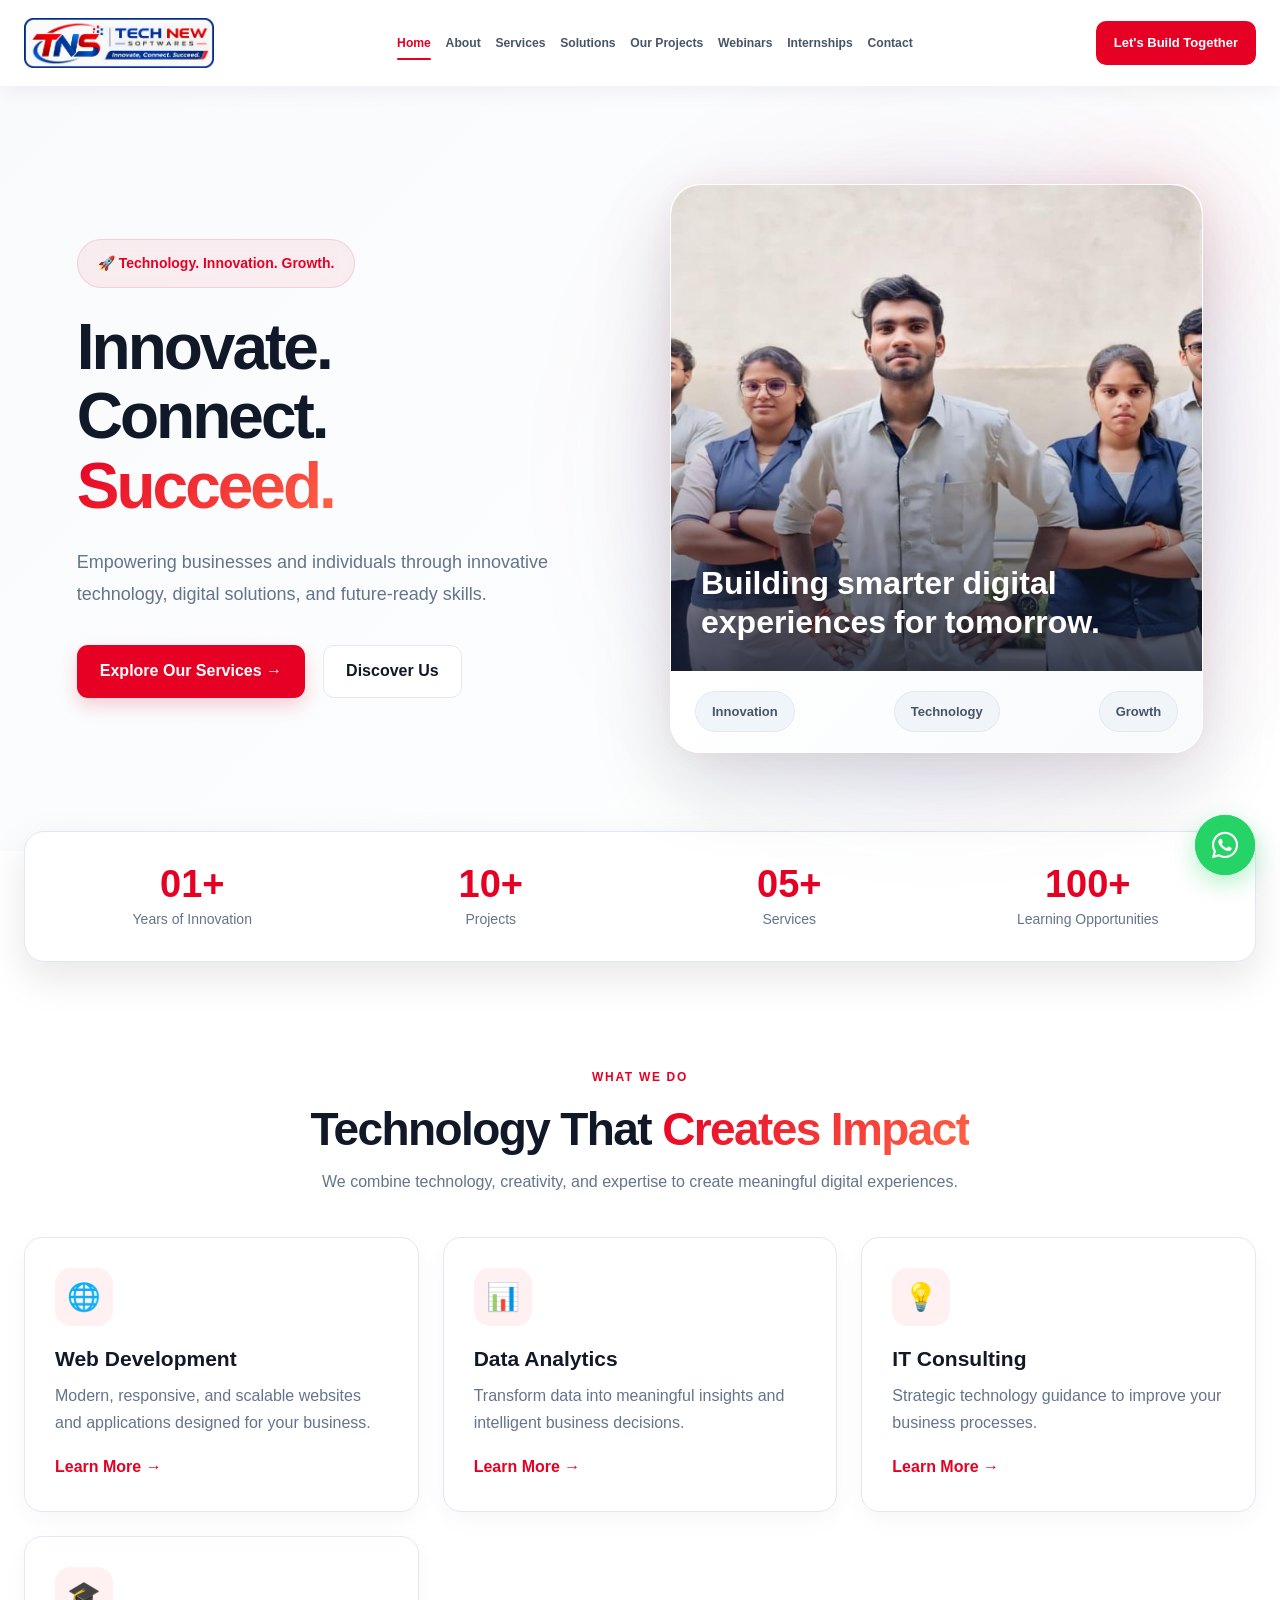
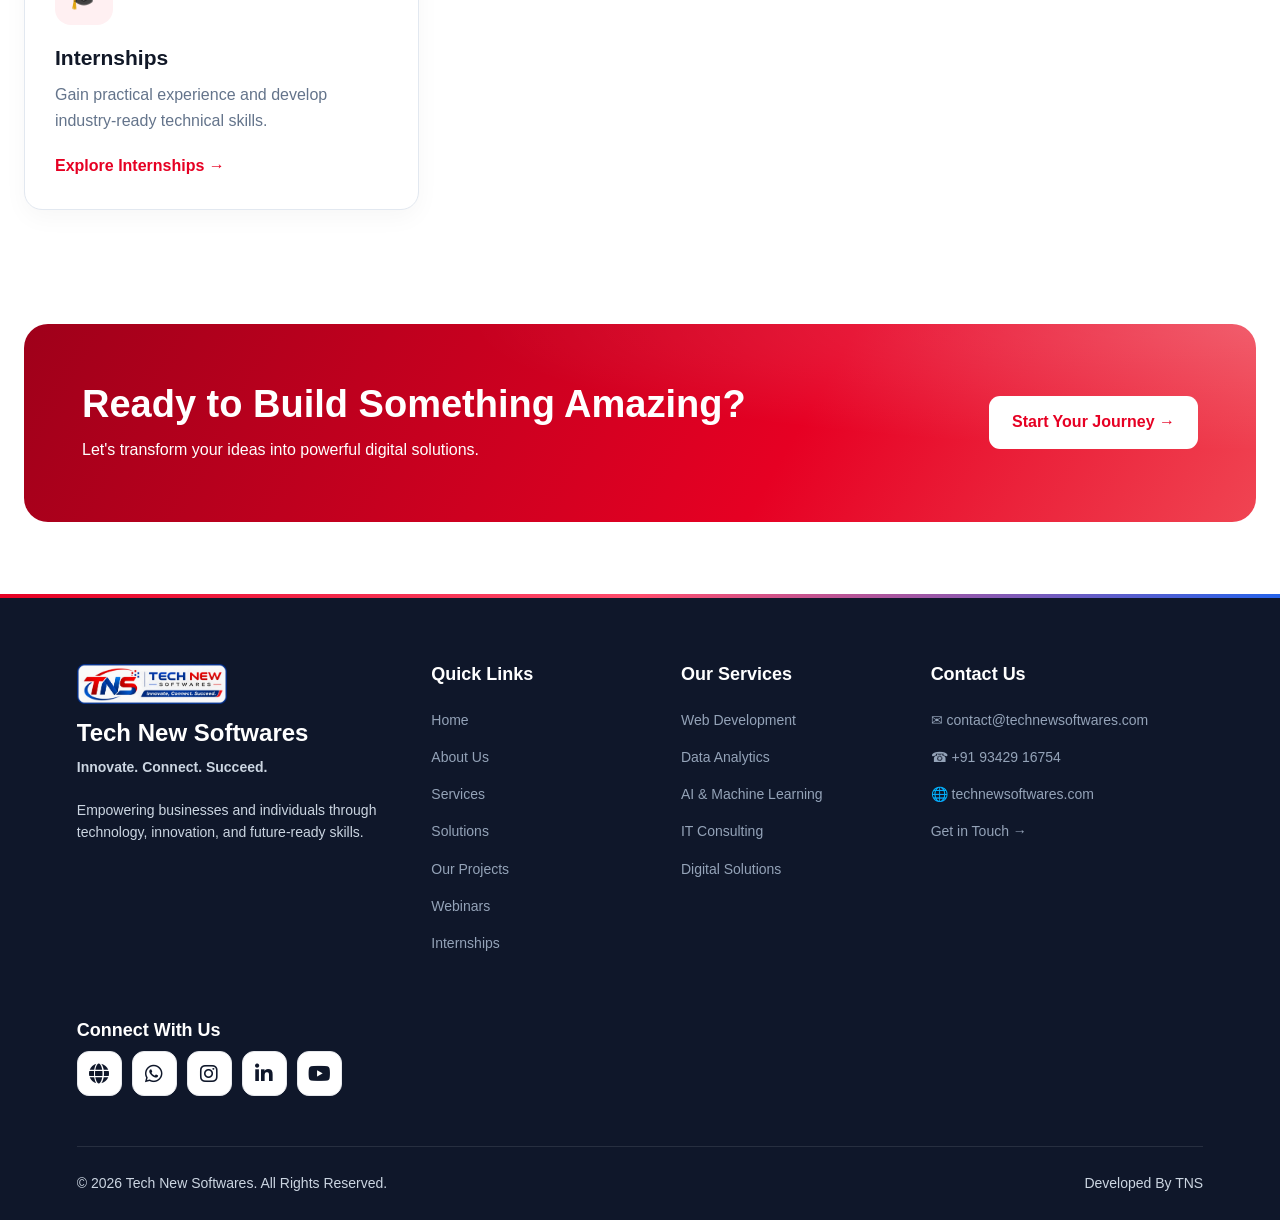
<file: index.html>
<!DOCTYPE html>
<html lang="en">
<head>
    <meta charset="UTF-8">
    <meta name="viewport" content="width=device-width, initial-scale=1.0">

    <title>Tech New Softwares | Innovate. Connect. Succeed.</title>

    <link rel="stylesheet" href="css/style.css">
    <link rel="stylesheet" href="css/home.css">
    <link rel="stylesheet"
      href="https://cdnjs.cloudflare.com/ajax/libs/font-awesome/6.5.2/css/all.min.css">
</head>

<body>

<header class="navbar">
    <div class="nav-container">

        <a href="index.html" class="logo">
            <img src="assets/logo-transparent.png" alt="Tech New Softwares" width="250" style="opacity: 1;">
        </a>

        <nav class="nav-menu">
            <a href="index.html" class="nav-link">Home</a>
            <a href="about.html" class="nav-link">About</a>
            <a href="services.html" class="nav-link">Services</a>
            <a href="solution.html" class="nav-link">Solutions</a>
            <a href="projects.html" class="nav-link">Our Projects</a>
            <a href="webinars.html" class="nav-link">Webinars</a>
            <a href="internships.html" class="nav-link">Internships</a>
            <a href="contact.html" class="nav-link">Contact</a>
        </nav>

        <a href="contact.html" class="nav-cta">
            Let's Build Together
        </a>


        <button class="menu-toggle" id="menuToggle">☰</button>

    </div>
</header>


<main>

    <section class="hero">

        <div class="hero-content">

            <span class="badge">
                🚀 Technology. Innovation. Growth.
            </span>

            <h1>
                Innovate.<br>
                Connect.<br>
                <span class="gradient-text">Succeed.</span>
            </h1>

            <p>
                Empowering businesses and individuals through innovative
                technology, digital solutions, and future-ready skills.
            </p>

            <div class="hero-buttons">

                <a href="services.html" class="btn-primary">
                    Explore Our Services →
                </a>

                <a href="about.html" class="btn-secondary">
                    Discover Us
                </a>

            </div>

        </div>

        <div class="hero-visual">

            <div class="hero-card">

                <div class="hero-card-media">
                    <img
                        class="hero-card-logo"
                        src="assets/team.jpg"
                        alt="Tech New Softwares team"
                    >
                    <p class="hero-card-image-caption">
                        <span>Building</span>
                        <span>smarter</span>
                        <span>digital</span>
                        <span>experiences</span>
                        <span>for</span>
                        <span>tomorrow.</span>
                    </p>
                </div>

                <div class="hero-card-bottom">
                    <span>Innovation</span>
                    <span>Technology</span>
                    <span>Growth</span>
                </div>

            </div>

        </div>

    </section>


    <section class="stats-section">

        <div class="stat">
            <h2>01+</h2>
            <p>Years of Innovation</p>
        </div>

        <div class="stat">
            <h2>10+</h2>
            <p>Projects</p>
        </div>

        <div class="stat">
            <h2>05+</h2>
            <p>Services</p>
        </div>

        <div class="stat">
            <h2>100+</h2>
            <p>Learning Opportunities</p>
        </div>

    </section>


    <section class="section">

        <div class="section-heading">

            <span class="section-label">WHAT WE DO</span>

            <h2>
                Technology That <span class="gradient-text">Creates Impact</span>
            </h2>

            <p>
                We combine technology, creativity, and expertise to
                create meaningful digital experiences.
            </p>

        </div>


        <div class="card-grid">

            <div class="card">
                <div class="card-icon">🌐</div>
                <h3>Web Development</h3>
                <p>
                    Modern, responsive, and scalable websites and
                    applications designed for your business.
                </p>
                <a href="services.html">Learn More →</a>
            </div>

            <div class="card">
                <div class="card-icon">📊</div>
                <h3>Data Analytics</h3>
                <p>
                    Transform data into meaningful insights and
                    intelligent business decisions.
                </p>
                <a href="services.html">Learn More →</a>
            </div>

            <div class="card">
                <div class="card-icon">💡</div>
                <h3>IT Consulting</h3>
                <p>
                    Strategic technology guidance to improve your
                    business processes.
                </p>
                <a href="services.html">Learn More →</a>
            </div>

            <div class="card">
                <div class="card-icon">🎓</div>
                <h3>Internships</h3>
                <p>
                    Gain practical experience and develop
                    industry-ready technical skills.
                </p>
                <a href="internships.html">Explore Internships →</a>
            </div>

        </div>

    </section>


    <section class="cta-section">

        <div>
            <h2>Ready to Build Something Amazing?</h2>

            <p>
                Let's transform your ideas into powerful digital solutions.
            </p>
        </div>

        <a href="contact.html" class="btn-primary">
            Start Your Journey →
        </a>

    </section>

</main>


<div id="footer-container"></div>



<script src="js/main.js"></script>
<!-- Floating WhatsApp Button -->
<a
    href="https://wa.me/919876543210"
    class="whatsapp-float"
    target="_blank"
    rel="noopener noreferrer"
    aria-label="Chat with us on WhatsApp"
>
    <i class="fa-brands fa-whatsapp"></i>
</a>

</body>
</html>
</file>
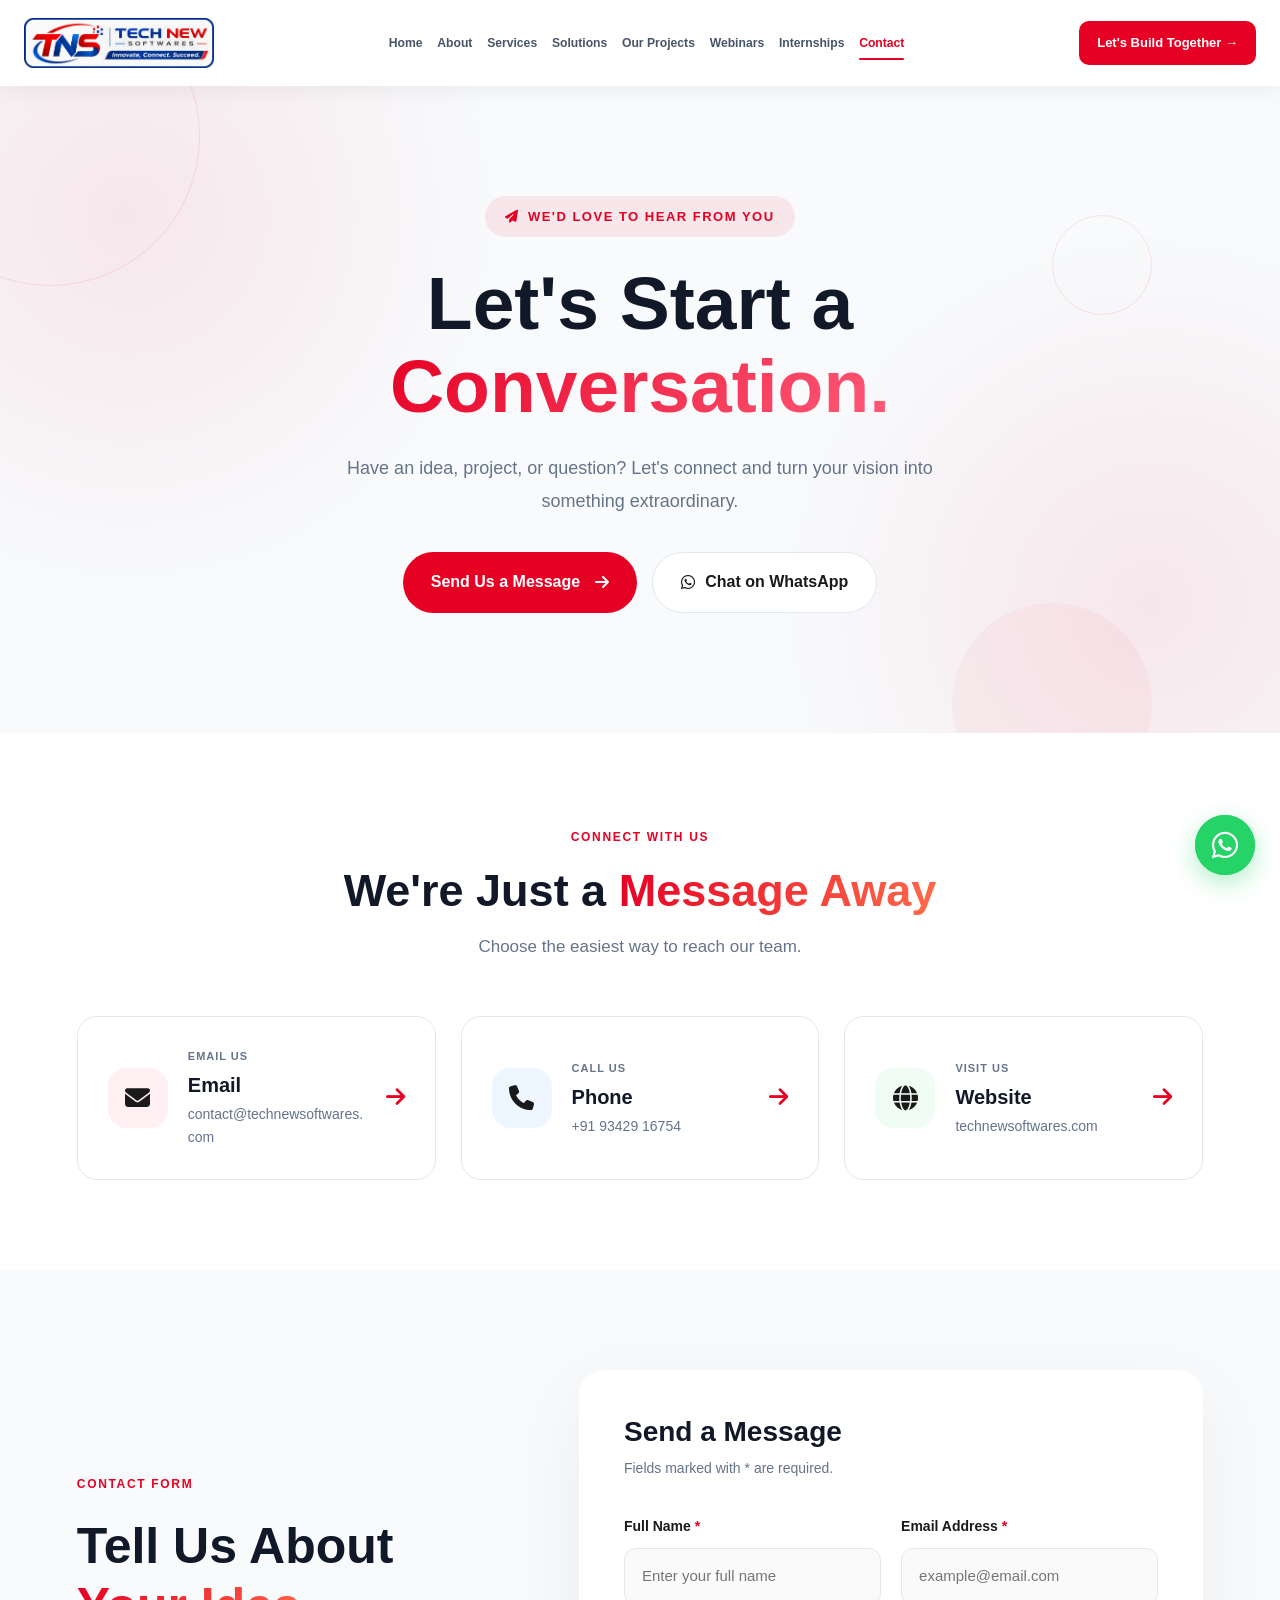
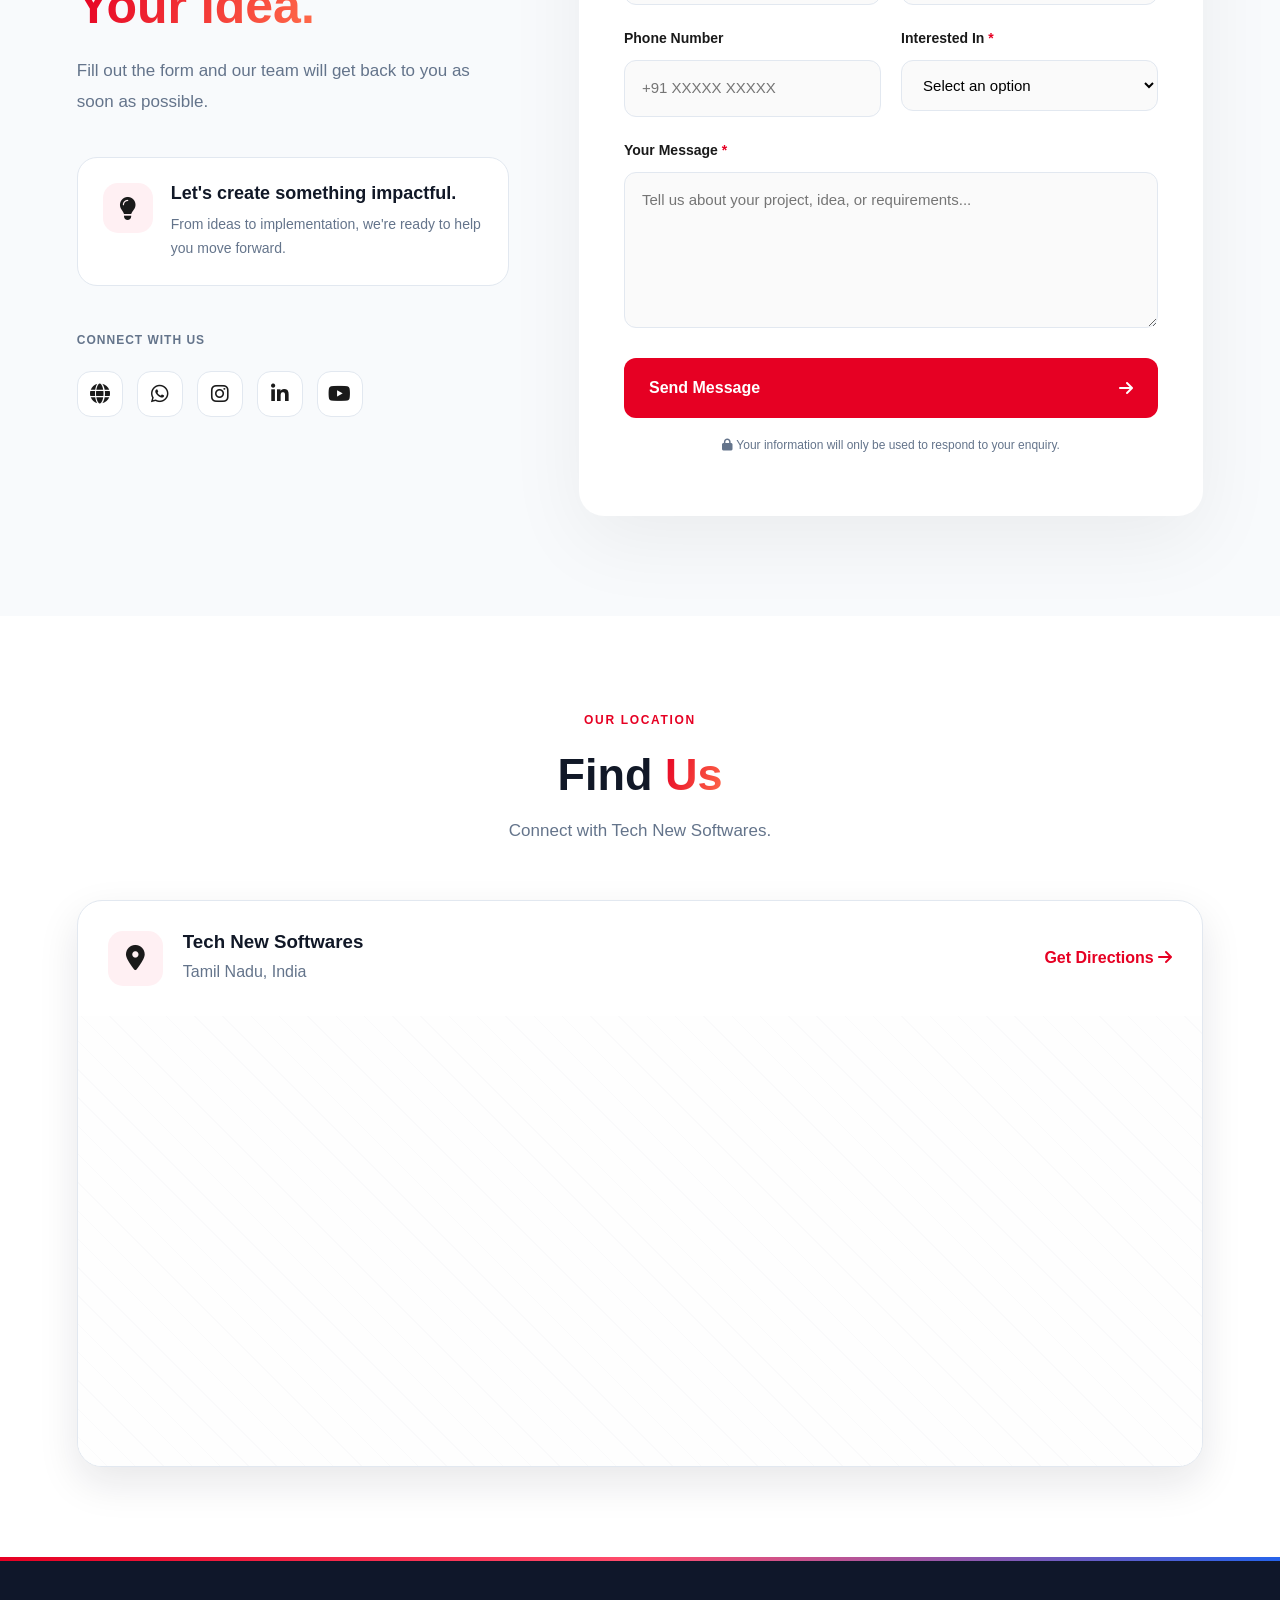
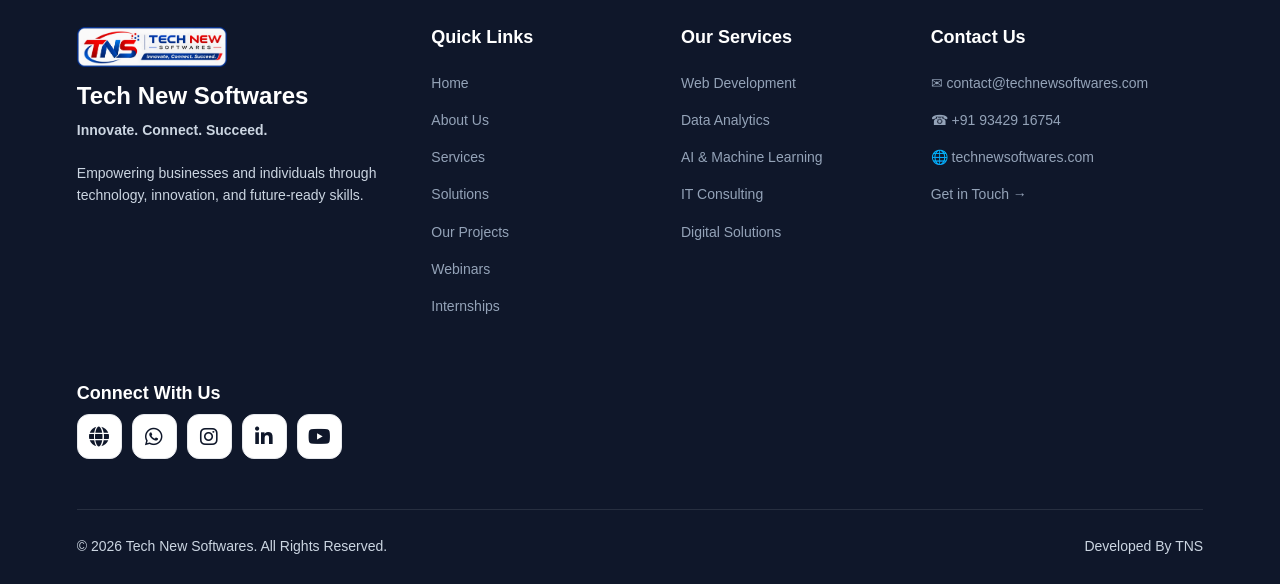
<file: contact.html>
<!DOCTYPE html>
<html lang="en">

<head>

    <meta charset="UTF-8">
    <meta name="viewport" content="width=device-width, initial-scale=1.0">

    <title>Contact Us | Tech New Softwares</title>

    <link rel="stylesheet" href="css/style.css">
    <link rel="stylesheet" href="css/contact.css">
    <link rel="stylesheet"
      href="https://cdnjs.cloudflare.com/ajax/libs/font-awesome/6.5.2/css/all.min.css">

    <!-- Font Awesome -->
    <link
        rel="stylesheet"
        href="https://cdnjs.cloudflare.com/ajax/libs/font-awesome/6.7.2/css/all.min.css"
    >

</head>

<body>


<!-- ================= NAVBAR ================= -->

<header class="navbar">

    <div class="nav-container">

        <a href="index.html" class="logo">
            <img
                src="assets/logo-transparent.png"
                alt="Tech New Softwares"
            >
        </a>

        <nav class="nav-menu">

            <a href="index.html" class="nav-link">Home</a>
            <a href="about.html" class="nav-link">About</a>
            <a href="services.html" class="nav-link">Services</a>
            <a href="solution.html" class="nav-link">Solutions</a>
            <a href="projects.html" class="nav-link">Our Projects</a>
            <a href="webinars.html" class="nav-link">Webinars</a>
            <a href="internships.html" class="nav-link">Internships</a>
            <a href="contact.html" class="nav-link">Contact</a>

        </nav>

        <a href="#contact-form" class="nav-cta">
            Let's Build Together →
        </a>

        <button class="menu-toggle" id="menuToggle">
            ☰
        </button>

    </div>

</header>


<!-- ================= MAIN ================= -->

<main>


    <!-- ================= CONTACT HERO ================= -->

    <section class="contact-hero">

        <div class="contact-hero-content">

            <span class="contact-badge">
                <i class="fa-solid fa-paper-plane"></i>
                WE'D LOVE TO HEAR FROM YOU
            </span>

            <h1>
                Let's Start a
                <span class="contact-gradient">
                    Conversation.
                </span>
            </h1>

            <p>
                Have an idea, project, or question?
                Let's connect and turn your vision into something extraordinary.
            </p>

            <div class="hero-contact-buttons">

                <a href="#contact-form" class="contact-primary-btn">
                    Send Us a Message
                    <i class="fa-solid fa-arrow-right"></i>
                </a>

                <a
                    href="https://wa.me/919342916754"
                    target="_blank"
                    rel="noopener noreferrer"
                    class="contact-secondary-btn"
                >

                    <i class="fa-brands fa-whatsapp"></i>
                    Chat on WhatsApp

                </a>

            </div>

        </div>


        <div class="contact-hero-decoration decoration-one"></div>
        <div class="contact-hero-decoration decoration-two"></div>
        <div class="contact-hero-decoration decoration-three"></div>

    </section>


    <!-- ================= CONTACT DETAILS ================= -->

    <section class="contact-details-section">

        <div class="contact-section-heading">

            <span class="section-label">
                CONNECT WITH US
            </span>

            <h2>
                We're Just a
                <span class="gradient-text">Message Away</span>
            </h2>

            <p>
                Choose the easiest way to reach our team.
            </p>

        </div>


        <div class="contact-details-grid">


            <!-- EMAIL -->

            <a
                href="mailto:contact@technewsoftwares.com"
                class="contact-detail-card"
            >

                <div class="contact-icon email-icon">

                    <i class="fa-solid fa-envelope"></i>

                </div>

                <div>

                    <span class="contact-detail-label">
                        EMAIL US
                    </span>

                    <h3>Email</h3>

                    <p>
                        contact@technewsoftwares.com
                    </p>

                </div>

                <span class="contact-card-arrow">
                    <i class="fa-solid fa-arrow-right"></i>
                </span>

            </a>


            <!-- PHONE -->

            <a
                href="tel:+919342916754"
                class="contact-detail-card"
            >

                <div class="contact-icon phone-icon">

                    <i class="fa-solid fa-phone"></i>

                </div>

                <div>

                    <span class="contact-detail-label">
                        CALL US
                    </span>

                    <h3>Phone</h3>

                    <p>
                        +91 93429 16754
                    </p>

                </div>

                <span class="contact-card-arrow">
                    <i class="fa-solid fa-arrow-right"></i>
                </span>

            </a>


            <!-- WEBSITE -->

            <a
                href="https://technewsoftwares.com"
                target="_blank"
                rel="noopener noreferrer"
                class="contact-detail-card"
            >

                <div class="contact-icon website-icon">

                    <i class="fa-solid fa-globe"></i>

                </div>

                <div>

                    <span class="contact-detail-label">
                        VISIT US
                    </span>

                    <h3>Website</h3>

                    <p>
                        technewsoftwares.com
                    </p>

                </div>

                <span class="contact-card-arrow">
                    <i class="fa-solid fa-arrow-right"></i>
                </span>

            </a>


        </div>

    </section>


    <!-- ================= CONTACT FORM ================= -->

    <section class="contact-form-section" id="contact-form">

        <div class="contact-form-layout">


            <!-- LEFT CONTENT -->

            <div class="contact-form-info">

                <span class="section-label">
                    CONTACT FORM
                </span>

                <h2>
                    Tell Us About
                    <span class="gradient-text">
                        Your Idea.
                    </span>
                </h2>

                <p>
                    Fill out the form and our team will get back
                    to you as soon as possible.
                </p>


                <div class="contact-info-highlight">

                    <div class="highlight-icon">

                        <i class="fa-solid fa-lightbulb"></i>

                    </div>

                    <div>

                        <h3>
                            Let's create something impactful.
                        </h3>

                        <p>
                            From ideas to implementation,
                            we're ready to help you move forward.
                        </p>

                    </div>

                </div>


                <!-- SOCIAL LINKS -->

                <div class="contact-social-links">

                    <span>
                        CONNECT WITH US
                    </span>


                    <div class="social-links">


                        <!-- WEBSITE -->

                        <a
                            href="https://technewsoftwares.com"
                            target="_blank"
                            rel="noopener noreferrer"
                            aria-label="Website"
                            class="website-social"
                        >

                            <i class="fa-solid fa-globe"></i>

                        </a>


                        <!-- WHATSAPP -->

                        <a
                            href="https://wa.me/919342916754"
                            target="_blank"
                            rel="noopener noreferrer"
                            aria-label="WhatsApp"
                            class="whatsapp-social"
                        >

                            <i class="fa-brands fa-whatsapp"></i>

                        </a>


                        <!-- INSTAGRAM -->

                        <a
                            href="https://www.instagram.com/technewsoftwares_ai_era?lqvp=MWR4MDFyMnBva2tweg=="
                            target="_blank"
                            rel="noopener noreferrer"
                            aria-label="Instagram"
                            class="instagram-social"
                        >

                            <i class="fa-brands fa-instagram"></i>

                        </a>


                        <!-- LINKEDIN -->

                        <a
                            href="https://www.linkedin.com/company/109029395"
                            target="_blank"
                            rel="noopener noreferrer"
                            aria-label="LinkedIn"
                            class="linkedin-social"
                        >

                            <i class="fa-brands fa-linkedin-in"></i>

                        </a>


                        <!-- YOUTUBE -->

                        <a
                            href="https://youtube.com/@technewsoftwares25?si=niwA8LFYlgk4Cmoc"
                            target="_blank"
                            rel="noopener noreferrer"
                            aria-label="YouTube"
                            class="youtube-social"
                        >

                            <i class="fa-brands fa-youtube"></i>

                        </a>


                    </div>

                </div>


            </div>


            <!-- FORM -->

            <form class="contact-form" id="contactForm">


                <div class="form-header">

                    <h2>
                        Send a Message
                    </h2>

                    <p>
                        Fields marked with * are required.
                    </p>

                </div>


                <!-- NAME + EMAIL -->

                <div class="form-row">


                    <div class="form-group">

                        <label for="name">
                            Full Name <span>*</span>
                        </label>

                        <input
                            type="text"
                            id="name"
                            name="name"
                            placeholder="Enter your full name"
                            required
                        >

                    </div>


                    <div class="form-group">

                        <label for="email">
                            Email Address <span>*</span>
                        </label>

                        <input
                            type="email"
                            id="email"
                            name="email"
                            placeholder="example@email.com"
                            required
                        >

                    </div>

                </div>


                <!-- PHONE + SERVICE -->

                <div class="form-row">


                    <div class="form-group">

                        <label for="phone">
                            Phone Number
                        </label>

                        <input
                            type="tel"
                            id="phone"
                            name="phone"
                            placeholder="+91 XXXXX XXXXX"
                        >

                    </div>


                    <div class="form-group">

                        <label for="service">
                            Interested In <span>*</span>
                        </label>

                        <select
                            id="service"
                            name="service"
                            required
                        >

                            <option value="" disabled selected>
                                Select an option
                            </option>

                            <option>Web Development</option>
                            <option>Data Analytics</option>
                            <option>AI & Machine Learning</option>
                            <option>IT Consulting</option>
                            <option>Digital Solutions</option>
                            <option>Internship</option>
                            <option>Webinar</option>
                            <option>Business Collaboration</option>
                            <option>Other</option>

                        </select>

                    </div>

                </div>


                <!-- MESSAGE -->

                <div class="form-group">

                    <label for="message">
                        Your Message <span>*</span>
                    </label>

                    <textarea
                        id="message"
                        name="message"
                        rows="5"
                        placeholder="Tell us about your project, idea, or requirements..."
                        required
                    ></textarea>

                </div>


                <!-- SUBMIT -->

                <button
                    type="submit"
                    class="contact-submit-btn"
                >

                    <span>
                        Send Message
                    </span>

                    <i class="fa-solid fa-arrow-right"></i>

                </button>


                <p class="form-note">

                    <i class="fa-solid fa-lock"></i>

                    Your information will only be used
                    to respond to your enquiry.

                </p>


                <p id="formMessage"></p>


            </form>


        </div>

    </section>


    <!-- ================= LOCATION ================= -->

    <section class="contact-location-section">

        <div class="contact-section-heading">

            <span class="section-label">
                OUR LOCATION
            </span>

            <h2>
                Find <span class="gradient-text">Us</span>
            </h2>

            <p>
                Connect with Tech New Softwares.
            </p>

        </div>


        <div class="contact-location-card">


            <div class="location-info">

                <div class="location-icon">

                    <i class="fa-solid fa-location-dot"></i>

                </div>


                <div>

                    <h3>
                        Tech New Softwares
                    </h3>

                    <p>
                        Tamil Nadu, India
                    </p>

                </div>


                <a
                    href="https://maps.app.goo.gl/rk1LUBBkyfwAP6K5A?g_st=ac"
                    target="_blank"
                    rel="noopener noreferrer"
                    class="location-directions"
                >

                    Get Directions
                    <i class="fa-solid fa-arrow-right"></i>

                </a>

            </div>


            <div class="map-placeholder">
                <!-- GOOGLE MAP -->
                <div class="contact-map">

                    <div class="contact-map">

                        <iframe
                            src="https://www.google.com/maps?q=Tech+New+Softwares,+Hosur,+Tamil+Nadu&z=15&output=embed"
                            width="100%"
                            height="450"
                            style="border:0;"
                            allowfullscreen
                            loading="lazy"
                            referrerpolicy="no-referrer-when-downgrade">
                        </iframe>

                    </div>
                </div>

            </div>


        </div>

    </section>


</main>


<!-- ================= GLOBAL FOOTER ================= -->

<div id="footer-container"></div>


<!-- ================= JAVASCRIPT ================= -->

<script src="js/main.js"></script>


<!-- ================= CONTACT FORM WHATSAPP ================= -->

<script>

document.addEventListener("DOMContentLoaded", function () {

    const contactForm = document.getElementById("contactForm");

    const formMessage = document.getElementById("formMessage");


    if (contactForm) {

        contactForm.addEventListener("submit", function (event) {

            event.preventDefault();


            const name =
                document.getElementById("name").value.trim();

            const email =
                document.getElementById("email").value.trim();

            const phone =
                document.getElementById("phone").value.trim();

            const service =
                document.getElementById("service").value;

            const message =
                document.getElementById("message").value.trim();


            const whatsappNumber = "919342916754";


            const whatsappMessage =

`Hello Tech New Softwares!

Name: ${name}
Email: ${email}
Phone: ${phone}
Interested In: ${service}

Message:
${message}`;


            const whatsappURL =
                `https://wa.me/${whatsappNumber}?text=${encodeURIComponent(whatsappMessage)}`;


            formMessage.innerHTML = `
                <span class="success-message">
                    <i class="fa-solid fa-circle-check"></i>
                    Your message is ready! Redirecting to WhatsApp...
                </span>
            `;


            setTimeout(() => {

                window.open(whatsappURL, "_blank");

            }, 500);


        });

    }

});

</script>
<!-- Floating WhatsApp Button -->
<a
    href="https://wa.me/919876543210"
    class="whatsapp-float"
    target="_blank"
    rel="noopener noreferrer"
    aria-label="Chat with us on WhatsApp"
>
    <i class="fa-brands fa-whatsapp"></i>
</a>


</body>

</html>
</file>
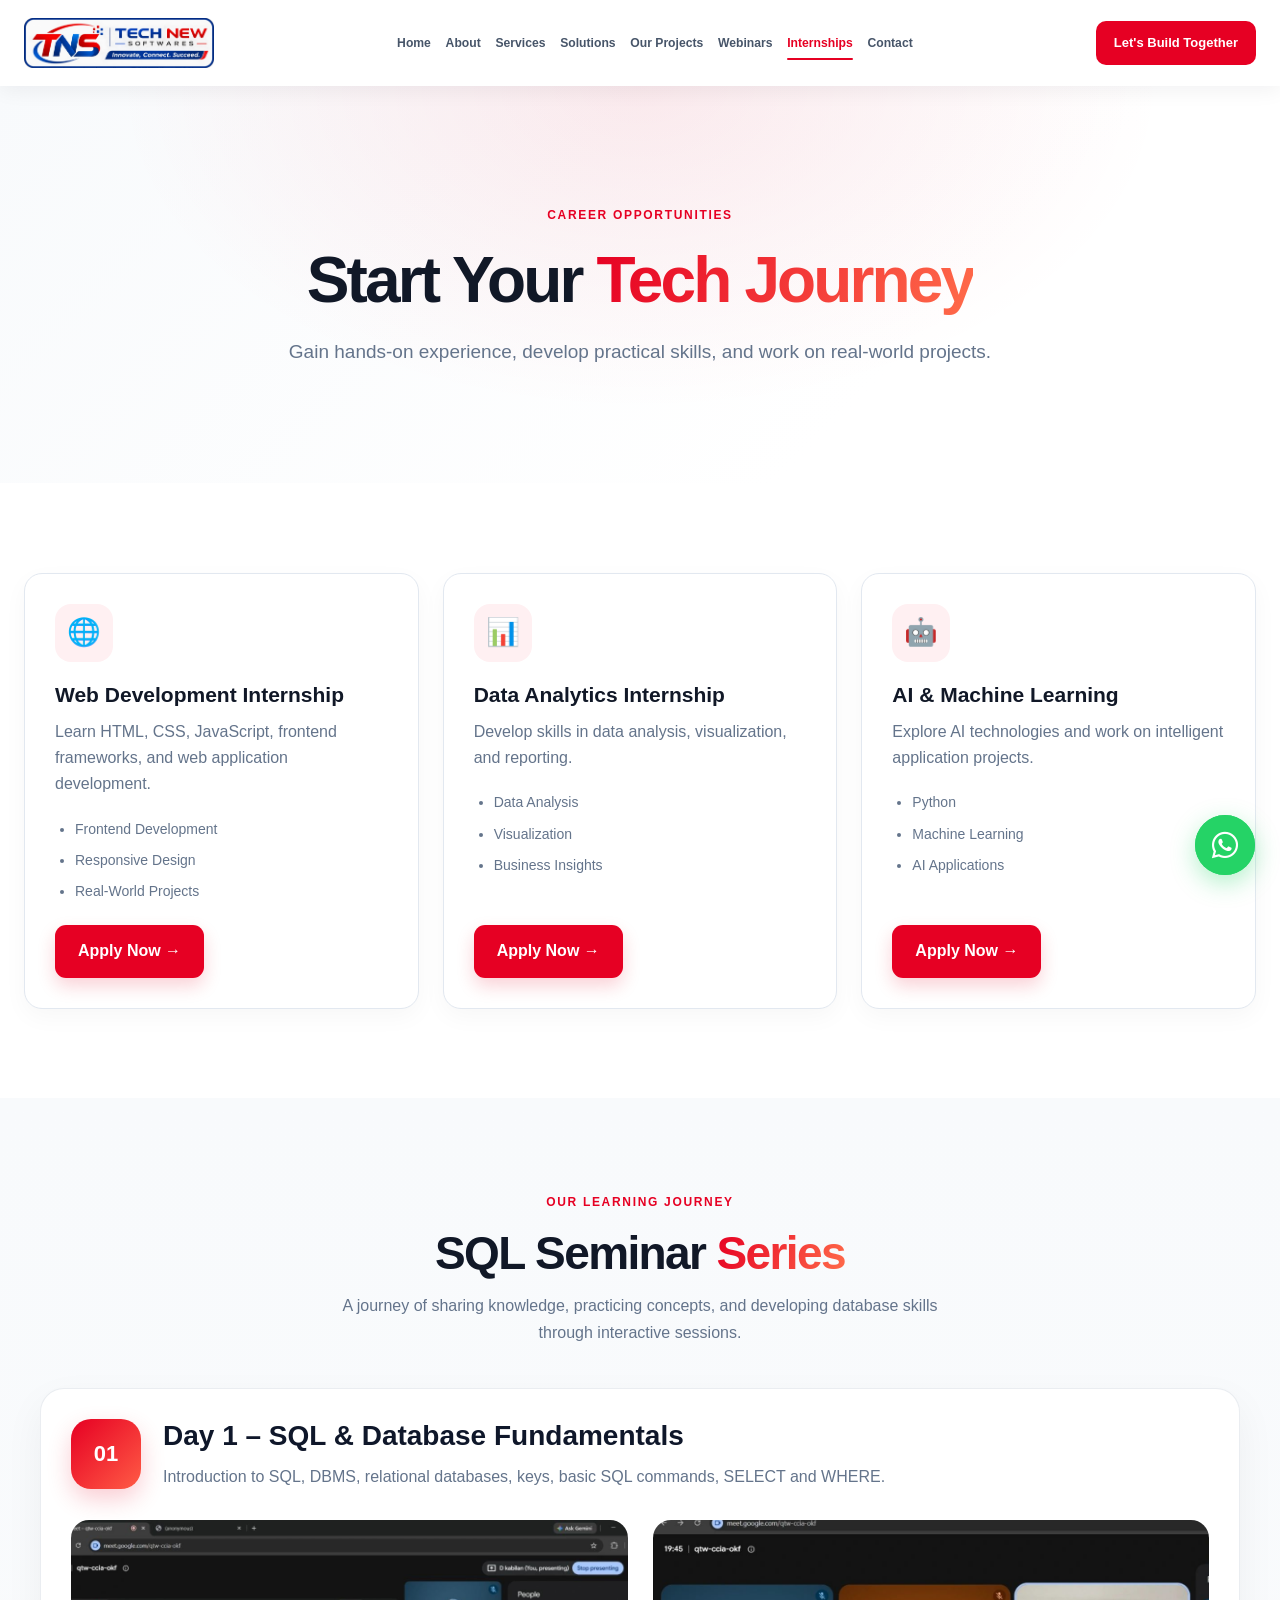
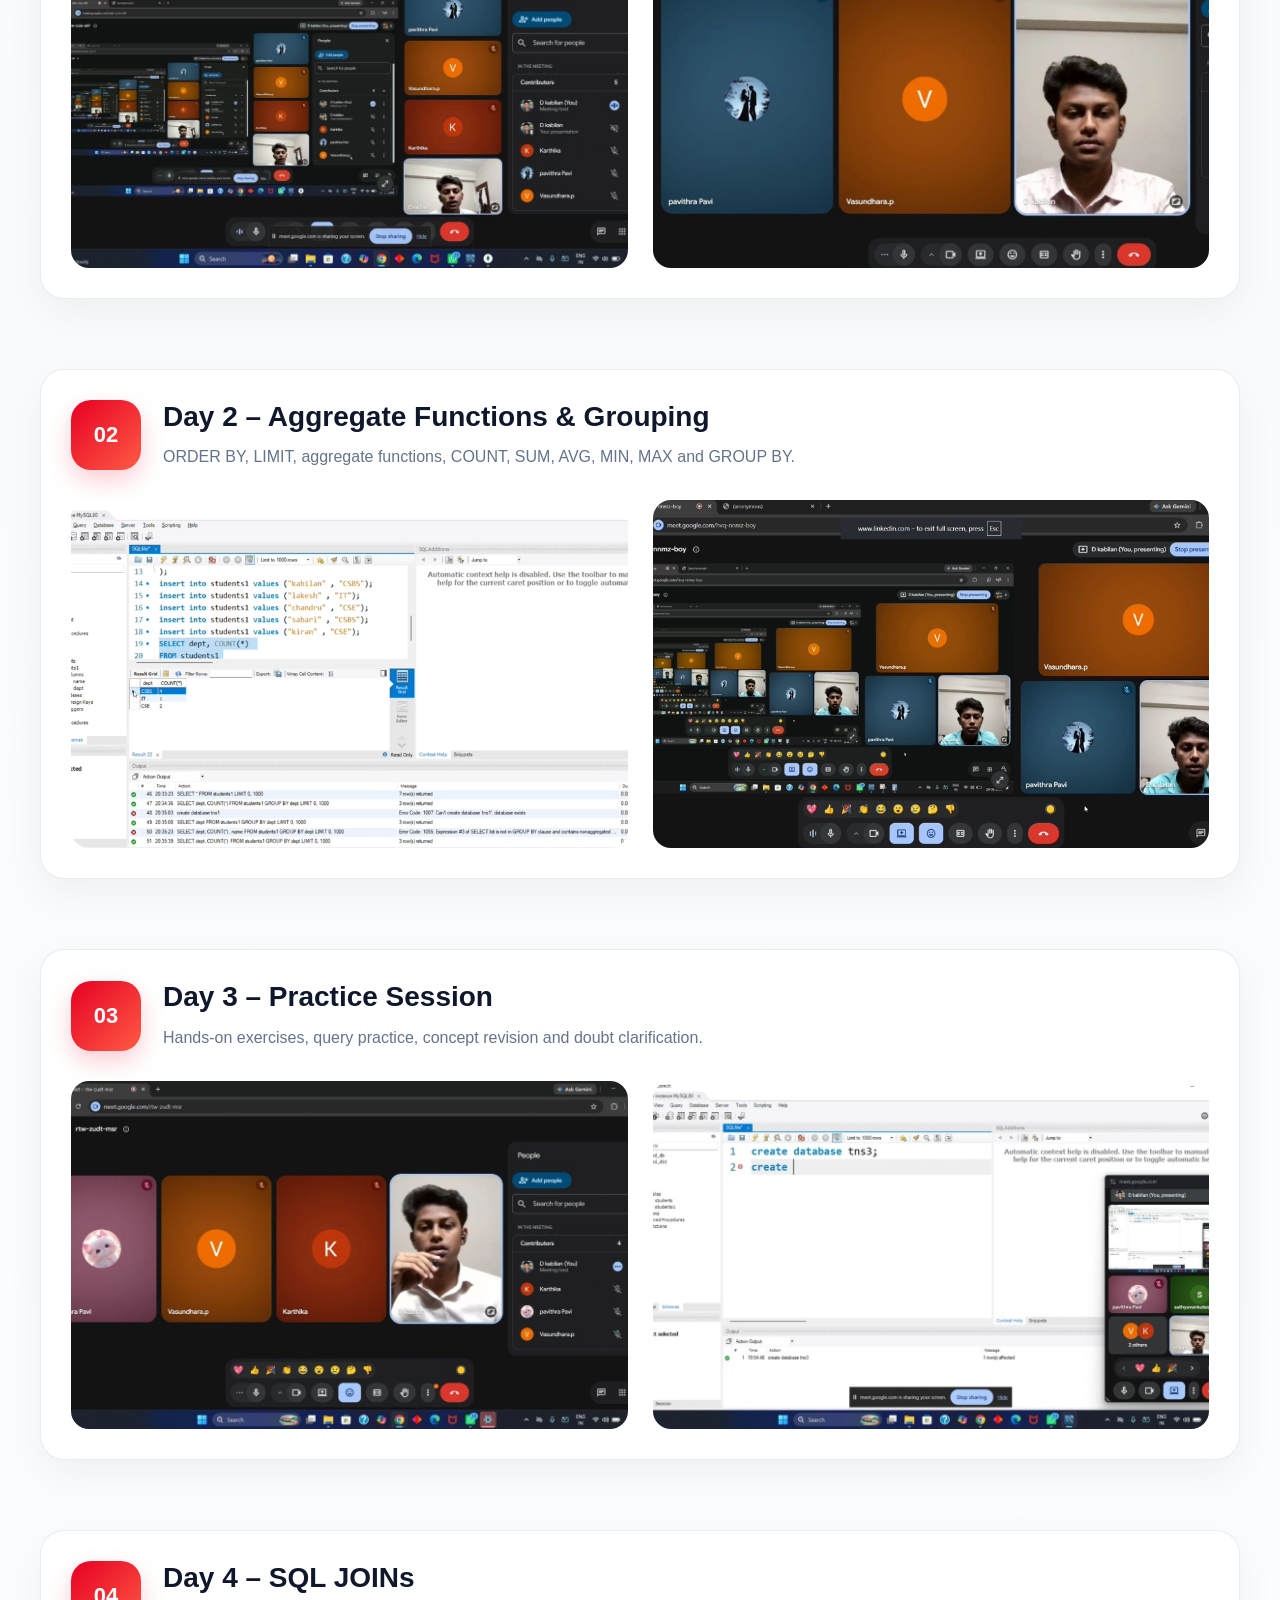
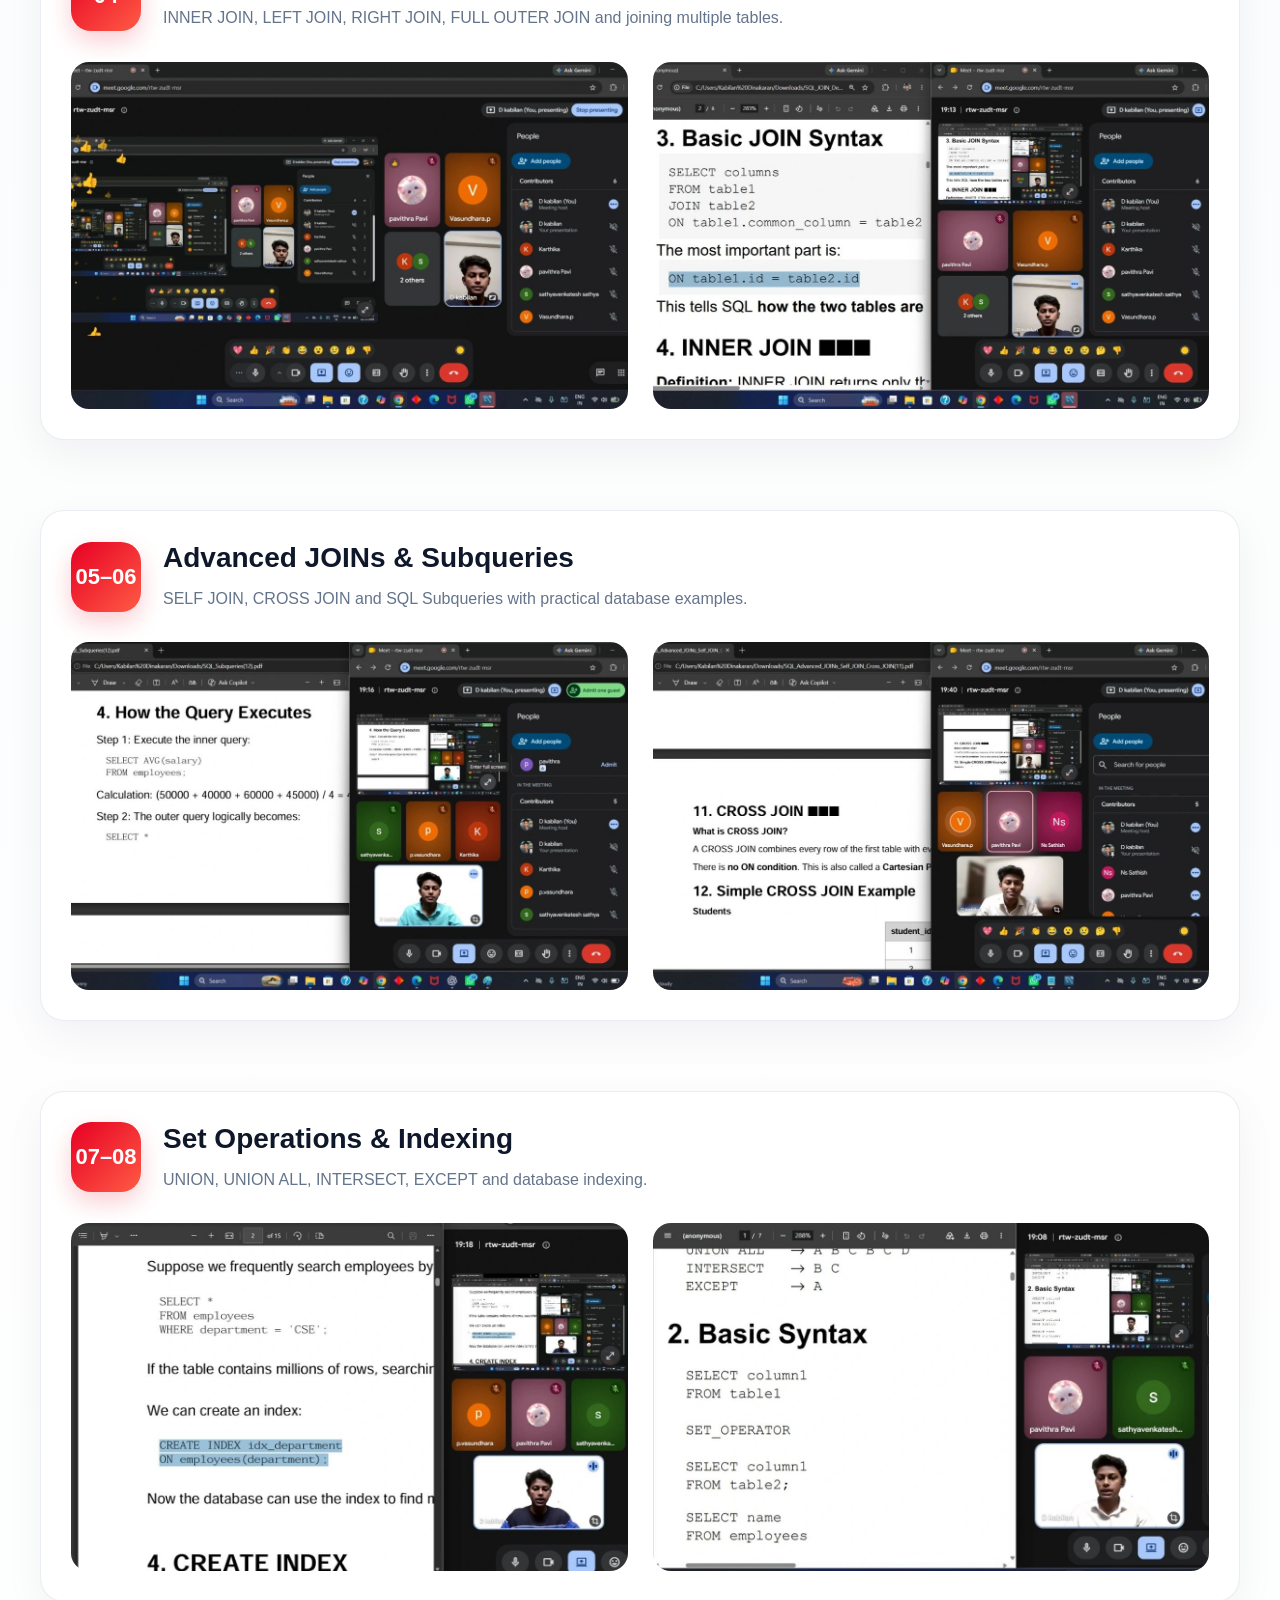
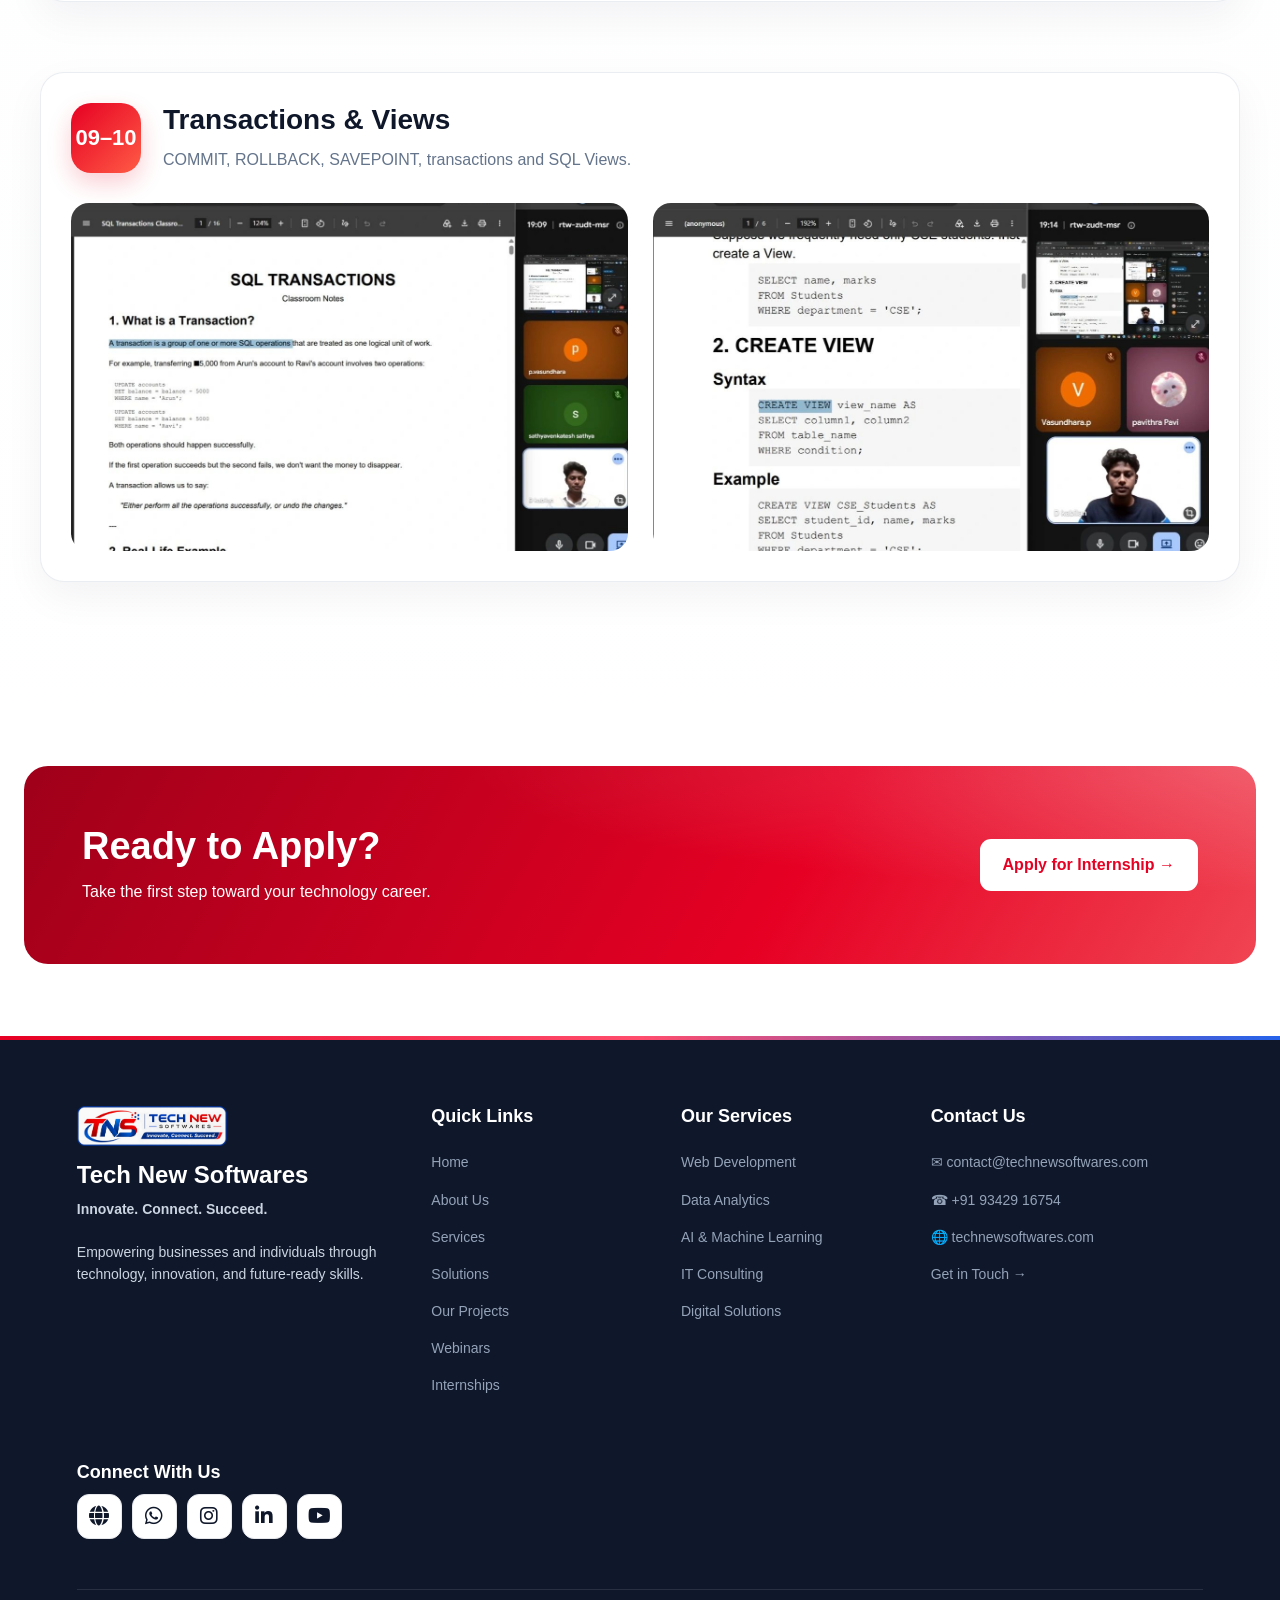
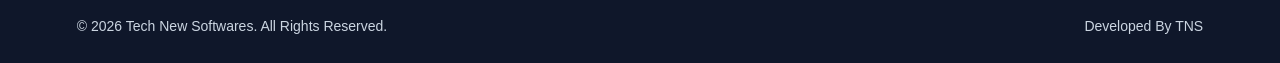
<file: internships.html>
<!DOCTYPE html>
<html lang="en">
<head>
    <meta charset="UTF-8">
    <meta name="viewport" content="width=device-width, initial-scale=1.0">

    <title>Internships | Tech New Softwares</title>

    <link rel="stylesheet" href="css/style.css">
    <link rel="stylesheet" href="css/internships.css">
    <link rel="stylesheet"
      href="https://cdnjs.cloudflare.com/ajax/libs/font-awesome/6.5.2/css/all.min.css">
</head>

<body>

<header class="navbar">
    <div class="nav-container">

        <a href="index.html" class="logo">
            <img src="assets/logo-transparent.png" alt="Tech New Softwares">
        </a>

        <nav class="nav-menu">
            <a href="index.html" class="nav-link">Home</a>
            <a href="about.html" class="nav-link">About</a>
            <a href="services.html" class="nav-link">Services</a>
            <a href="solution.html" class="nav-link">Solutions</a>
            <a href="projects.html" class="nav-link">Our Projects</a>
            <a href="webinars.html" class="nav-link">Webinars</a>
            <a href="internships.html" class="nav-link">Internships</a>
            <a href="contact.html" class="nav-link">Contact</a>
        </nav>

        <a href="contact.html" class="nav-cta">Let's Build Together</a>

        <button class="menu-toggle" id="menuToggle">☰</button>

    </div>
</header>


<main>

    <section class="page-hero">

        <span class="section-label">CAREER OPPORTUNITIES</span>

        <h1>
            Start Your <span class="gradient-text">Tech Journey</span>
        </h1>

        <p>
            Gain hands-on experience, develop practical skills,
            and work on real-world projects.
        </p>

    </section>


    <section class="section">

        <div class="card-grid">

            <div class="card">

                <div class="card-icon">🌐</div>

                <h3>Web Development Internship</h3>

                <p>
                    Learn HTML, CSS, JavaScript, frontend frameworks,
                    and web application development.
                </p>

                <ul class="feature-list">
                    <li>Frontend Development</li>
                    <li>Responsive Design</li>
                    <li>Real-World Projects</li>
                </ul>

                <a href="contact.html" class="btn-primary">
                    Apply Now →
                </a>

            </div>


            <div class="card">

                <div class="card-icon">📊</div>

                <h3>Data Analytics Internship</h3>

                <p>
                    Develop skills in data analysis,
                    visualization, and reporting.
                </p>

                <ul class="feature-list">
                    <li>Data Analysis</li>
                    <li>Visualization</li>
                    <li>Business Insights</li>
                </ul>

                <a href="contact.html" class="btn-primary">
                    Apply Now →
                </a>

            </div>


            <div class="card">

                <div class="card-icon">🤖</div>

                <h3>AI & Machine Learning</h3>

                <p>
                    Explore AI technologies and work on
                    intelligent application projects.
                </p>

                <ul class="feature-list">
                    <li>Python</li>
                    <li>Machine Learning</li>
                    <li>AI Applications</li>
                </ul>

                <a href="contact.html" class="btn-primary">
                    Apply Now →
                </a>

            </div>

        </div>

    </section>

    <!-- =========================================
     SQL SEMINAR JOURNEY
    ========================================= -->

    <section class="section sql-journey">

        <div class="section-heading">
            <span class="section-label">OUR LEARNING JOURNEY</span>

            <h2>
                SQL Seminar <span class="gradient-text">Series</span>
            </h2>

            <p>
                A journey of sharing knowledge, practicing concepts,
                and developing database skills through interactive sessions.
            </p>
        </div>


        <!-- DAY 1 -->
        <div class="sql-day">

            <div class="sql-day-header">
                <div class="day-number">01</div>

                <div>
                    <h3>Day 1 – SQL & Database Fundamentals</h3>
                    <p>
                        Introduction to SQL, DBMS, relational databases,
                        keys, basic SQL commands, SELECT and WHERE.
                    </p>
                </div>
            </div>

            <div class="sql-gallery">

                <div class="sql-gallery-item">
                    <img src="assets/sql/d1.jpeg"
                        alt="SQL seminar Day 1 classroom session"
                        loading="lazy">
                    <span class="image-label">Session Highlights</span>
                </div>

                <div class="sql-gallery-item">
                    <img src="assets/sql/d1.1.jpeg"
                        alt="Students learning SQL fundamentals"
                        loading="lazy">
                    <span class="image-label">Learning in Action</span>
                </div>

            </div>

        </div>


        <!-- DAY 2 -->
        <div class="sql-day">

            <div class="sql-day-header">
                <div class="day-number">02</div>

                <div>
                    <h3>Day 2 – Aggregate Functions & Grouping</h3>
                    <p>
                        ORDER BY, LIMIT, aggregate functions,
                        COUNT, SUM, AVG, MIN, MAX and GROUP BY.
                    </p>
                </div>
            </div>

            <div class="sql-gallery">

                <div class="sql-gallery-item">
                    <img src="assets/sql/d2.png"
                        alt="SQL seminar Day 2"
                        loading="lazy">
                    <span class="image-label">Concept Explanation</span>
                </div>

                <div class="sql-gallery-item">
                    <img src="assets/sql/d2.1.png"
                        alt="SQL aggregate functions session"
                        loading="lazy">
                    <span class="image-label">Practical Session</span>
                </div>

            </div>

        </div>


        <!-- DAY 3 -->
        <div class="sql-day">

            <div class="sql-day-header">
                <div class="day-number">03</div>

                <div>
                    <h3>Day 3 – Practice Session</h3>
                    <p>
                        Hands-on exercises, query practice,
                        concept revision and doubt clarification.
                    </p>
                </div>
            </div>

            <div class="sql-gallery">

                <div class="sql-gallery-item">
                    <img src="assets/sql/d3.jpeg"
                        alt="SQL practice session"
                        loading="lazy">
                    <span class="image-label">Hands-on Practice</span>
                </div>

                <div class="sql-gallery-item">
                    <img src="assets/sql/d3.1.jpeg"
                        alt="Students practicing SQL queries"
                        loading="lazy">
                    <span class="image-label">Query Solving</span>
                </div>

            </div>

        </div>


        <!-- DAY 4 -->
        <div class="sql-day">

            <div class="sql-day-header">
                <div class="day-number">04</div>

                <div>
                    <h3>Day 4 – SQL JOINs</h3>
                    <p>
                        INNER JOIN, LEFT JOIN, RIGHT JOIN,
                        FULL OUTER JOIN and joining multiple tables.
                    </p>
                </div>
            </div>

            <div class="sql-gallery">

                <div class="sql-gallery-item">
                    <img src="assets/sql/d4.jpeg"
                        alt="SQL JOIN seminar"
                        loading="lazy">
                    <span class="image-label">JOIN Concepts</span>
                </div>

                <div class="sql-gallery-item">
                    <img src="assets/sql/d4.1.jpeg"
                        alt="SQL JOIN practical examples"
                        loading="lazy">
                    <span class="image-label">Database Examples</span>
                </div>

            </div>

        </div>


        <!-- DAY 5 & 6 -->
        <div class="sql-day">

            <div class="sql-day-header">
                <div class="day-number">05–06</div>

                <div>
                    <h3>Advanced JOINs & Subqueries</h3>
                    <p>
                        SELF JOIN, CROSS JOIN and SQL Subqueries
                        with practical database examples.
                    </p>
                </div>
            </div>

            <div class="sql-gallery">

                <div class="sql-gallery-item">
                    <img src="assets/sql/d5.jpeg"
                        alt="Advanced SQL JOIN session"
                        loading="lazy">
                    <span class="image-label">Advanced JOINs</span>
                </div>

                <div class="sql-gallery-item">
                    <img src="assets/sql/d6.jpeg"
                        alt="SQL subqueries seminar"
                        loading="lazy">
                    <span class="image-label">Subqueries</span>
                </div>

            </div>

        </div>


        <!-- DAY 7 & 8 -->
        <div class="sql-day">

            <div class="sql-day-header">
                <div class="day-number">07–08</div>

                <div>
                    <h3>Set Operations & Indexing</h3>
                    <p>
                        UNION, UNION ALL, INTERSECT, EXCEPT
                        and database indexing.
                    </p>
                </div>
            </div>

            <div class="sql-gallery">

                <div class="sql-gallery-item">
                    <img src="assets/sql/d7.jpeg"
                        alt="SQL set operations seminar"
                        loading="lazy">
                    <span class="image-label">Set Operations</span>
                </div>

                <div class="sql-gallery-item">
                    <img src="assets/sql/d8.jpeg"
                        alt="Database indexing session"
                        loading="lazy">
                    <span class="image-label">Indexing Concepts</span>
                </div>

            </div>

        </div>


        <!-- DAY 9 & 10 -->
        <div class="sql-day">

            <div class="sql-day-header">
                <div class="day-number">09–10</div>

                <div>
                    <h3>Transactions & Views</h3>
                    <p>
                        COMMIT, ROLLBACK, SAVEPOINT,
                        transactions and SQL Views.
                    </p>
                </div>
            </div>

            <div class="sql-gallery">

                <div class="sql-gallery-item">
                    <img src="assets/sql/d9.jpeg"
                        alt="SQL transactions seminar"
                        loading="lazy">
                    <span class="image-label">Transactions</span>
                </div>

                <div class="sql-gallery-item">
                    <img src="assets/sql/d10.jpeg"
                        alt="SQL Views session"
                        loading="lazy">
                    <span class="image-label">SQL Views</span>
                </div>

            </div>

        </div>

    </section>

    <section class="cta-section">

        <div>
            <h2>Ready to Apply?</h2>
            <p>Take the first step toward your technology career.</p>
        </div>

        <a href="contact.html" class="btn-primary">
            Apply for Internship →
        </a>

    </section>

</main>


<div id="footer-container"></div>


<script src="js/main.js"></script>
<!-- Floating WhatsApp Button -->
<a
    href="https://wa.me/919876543210"
    class="whatsapp-float"
    target="_blank"
    rel="noopener noreferrer"
    aria-label="Chat with us on WhatsApp"
>
    <i class="fa-brands fa-whatsapp"></i>
</a>

</body>
</html>
</file>
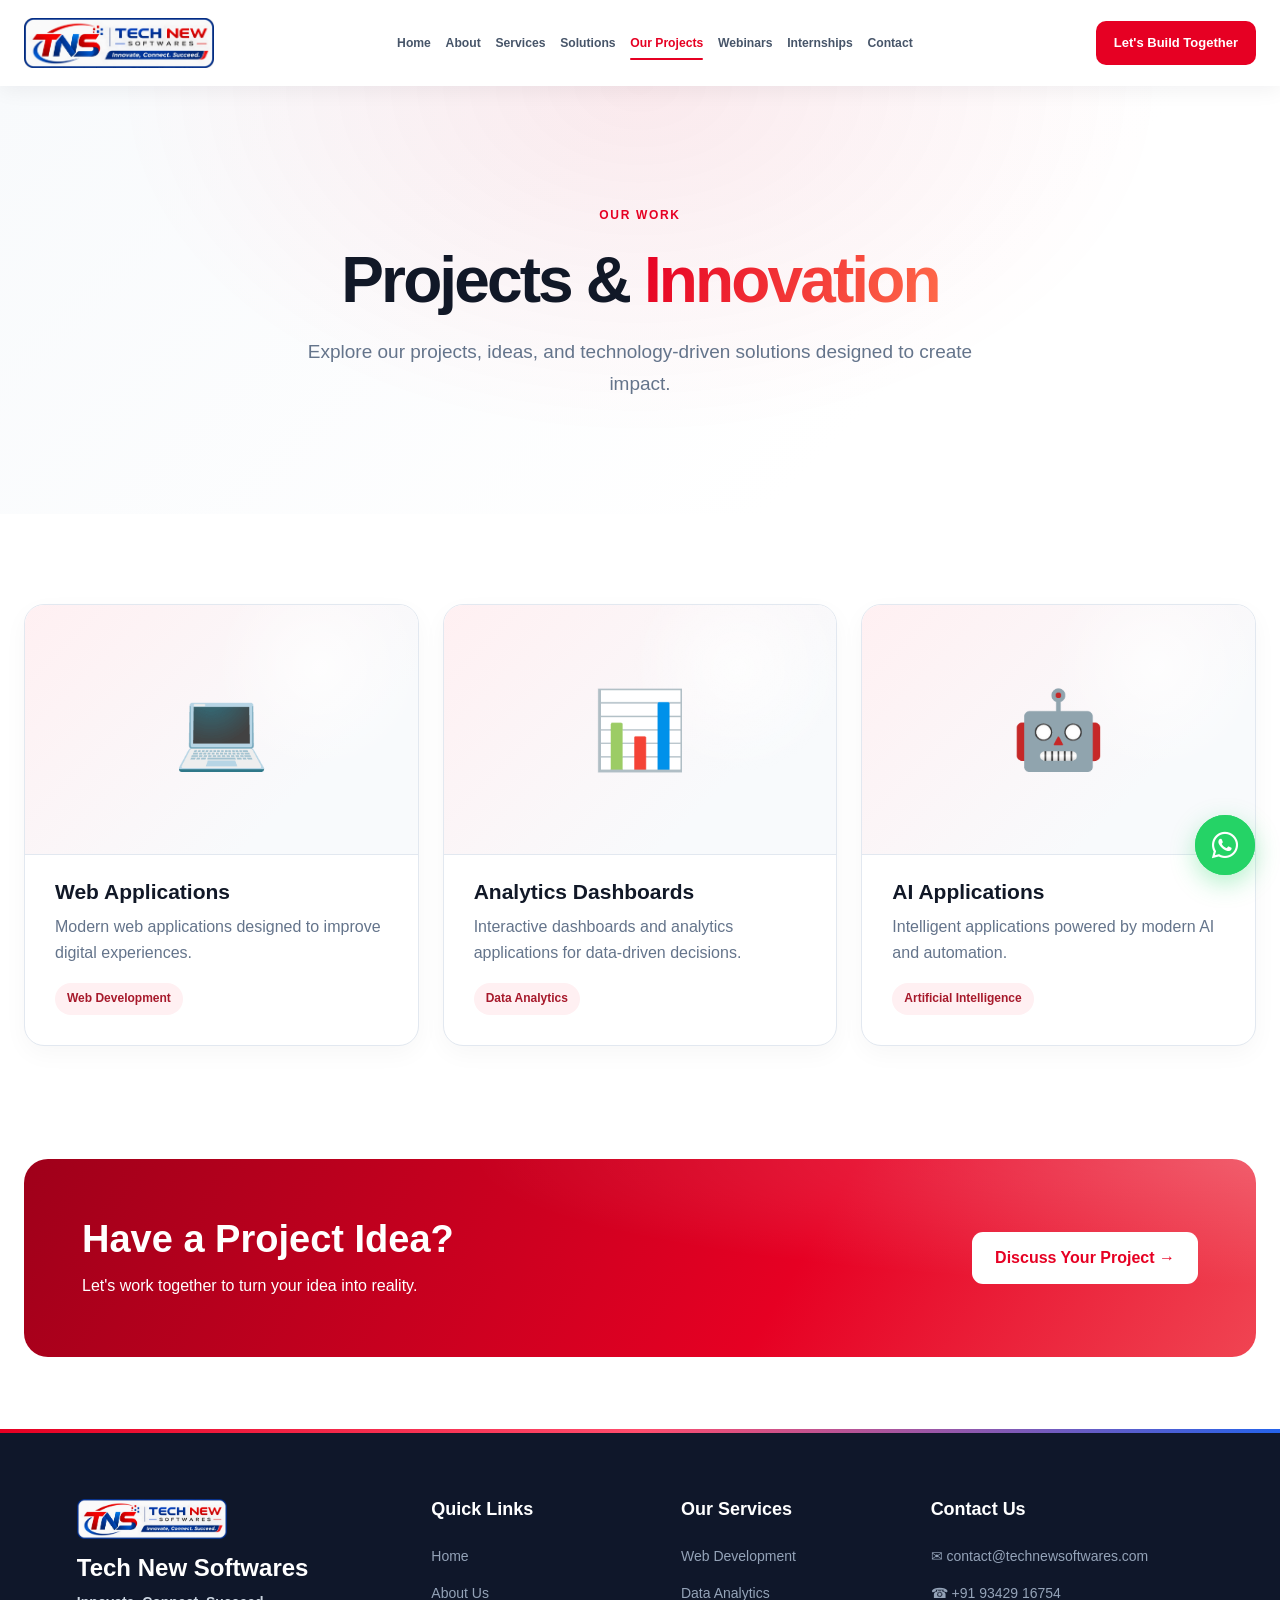
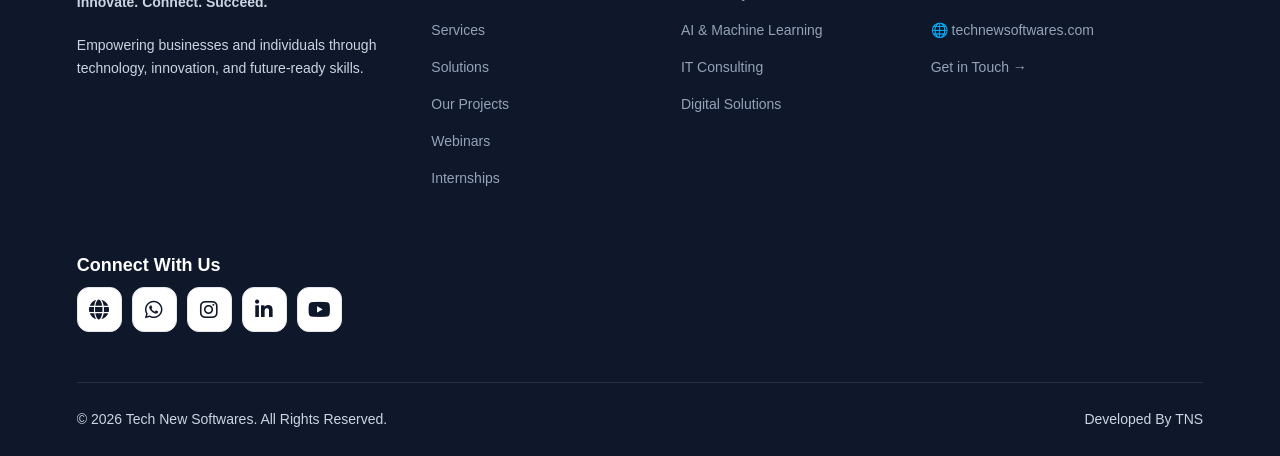
<file: projects.html>
<!DOCTYPE html>
<html lang="en">
<head>
    <meta charset="UTF-8">
    <meta name="viewport" content="width=device-width, initial-scale=1.0">

    <title>Projects | Tech New Softwares</title>

    <link rel="stylesheet" href="css/style.css">
    <link rel="stylesheet" href="css/projects.css">
    <link rel="stylesheet"
      href="https://cdnjs.cloudflare.com/ajax/libs/font-awesome/6.5.2/css/all.min.css">
</head>

<body>

<header class="navbar">
    <div class="nav-container">

        <a href="index.html" class="logo">
            <img src="assets/logo-transparent.png" alt="Tech New Softwares">
        </a>

        <nav class="nav-menu">
            <a href="index.html" class="nav-link">Home</a>
            <a href="about.html" class="nav-link">About</a>
            <a href="services.html" class="nav-link">Services</a>
            <a href="solution.html" class="nav-link">Solutions</a>
            <a href="projects.html" class="nav-link">Our Projects</a>
            <a href="webinars.html" class="nav-link">Webinars</a>
            <a href="internships.html" class="nav-link">Internships</a>
            <a href="contact.html" class="nav-link">Contact</a>
        </nav>

        <a href="contact.html" class="nav-cta">Let's Build Together</a>

        <button class="menu-toggle" id="menuToggle">☰</button>

    </div>
</header>


<main>

    <section class="page-hero">

        <span class="section-label">OUR WORK</span>

        <h1>
            Projects & <span class="gradient-text">Innovation</span>
        </h1>

        <p>
            Explore our projects, ideas, and technology-driven
            solutions designed to create impact.
        </p>

    </section>


    <section class="section">

        <div class="card-grid">

            <div class="card project-card">

                <div class="project-image">💻</div>

                <h3>Web Applications</h3>

                <p>
                    Modern web applications designed to
                    improve digital experiences.
                </p>

                <span class="project-tag">Web Development</span>

            </div>


            <div class="card project-card">

                <div class="project-image">📊</div>

                <h3>Analytics Dashboards</h3>

                <p>
                    Interactive dashboards and analytics
                    applications for data-driven decisions.
                </p>

                <span class="project-tag">Data Analytics</span>

            </div>


            <div class="card project-card">

                <div class="project-image">🤖</div>

                <h3>AI Applications</h3>

                <p>
                    Intelligent applications powered by
                    modern AI and automation.
                </p>

                <span class="project-tag">Artificial Intelligence</span>

            </div>

        </div>

    </section>


    <section class="cta-section">

        <div>
            <h2>Have a Project Idea?</h2>
            <p>Let's work together to turn your idea into reality.</p>
        </div>

        <a href="contact.html" class="btn-primary">
            Discuss Your Project →
        </a>

    </section>

</main>


<div id="footer-container"></div>
<script src="js/main.js"></script>
<!-- Floating WhatsApp Button -->
<a
    href="https://wa.me/919876543210"
    class="whatsapp-float"
    target="_blank"
    rel="noopener noreferrer"
    aria-label="Chat with us on WhatsApp"
>
    <i class="fa-brands fa-whatsapp"></i>
</a>

</body>
</html>
</file>
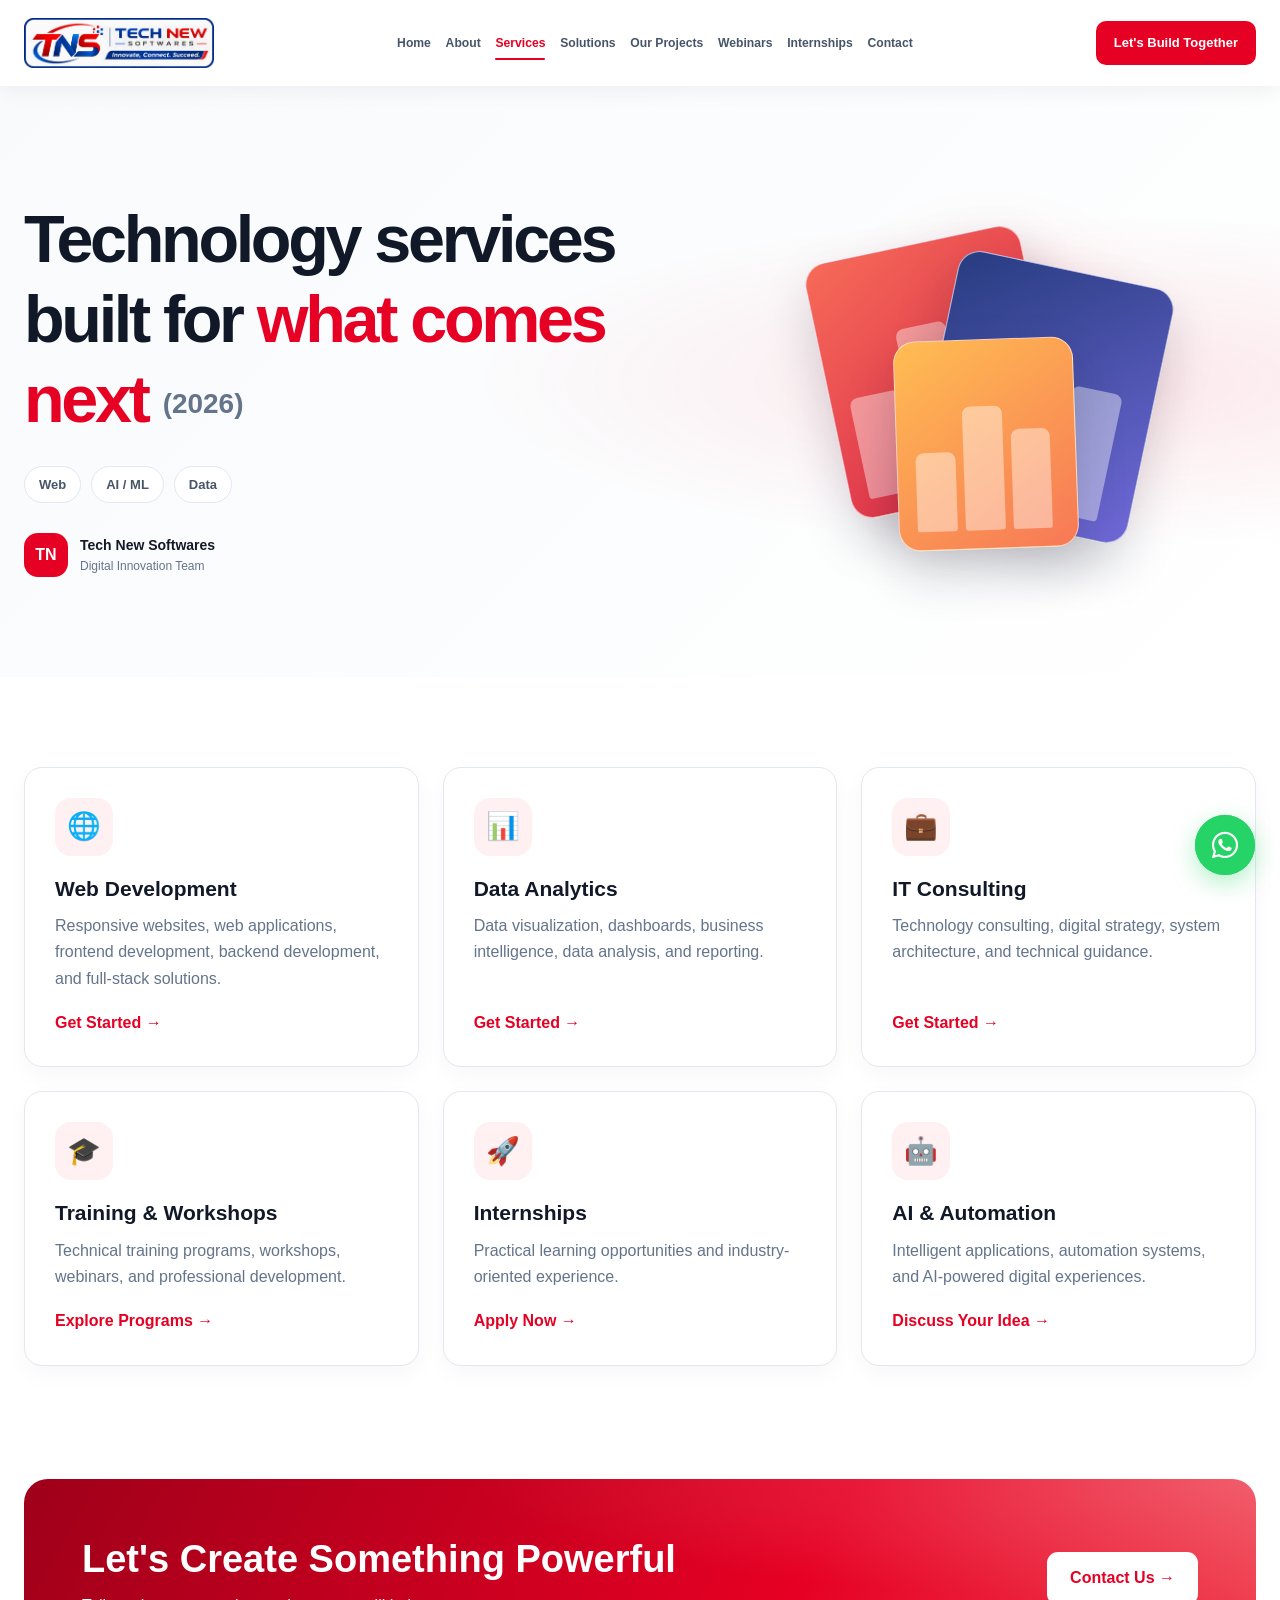
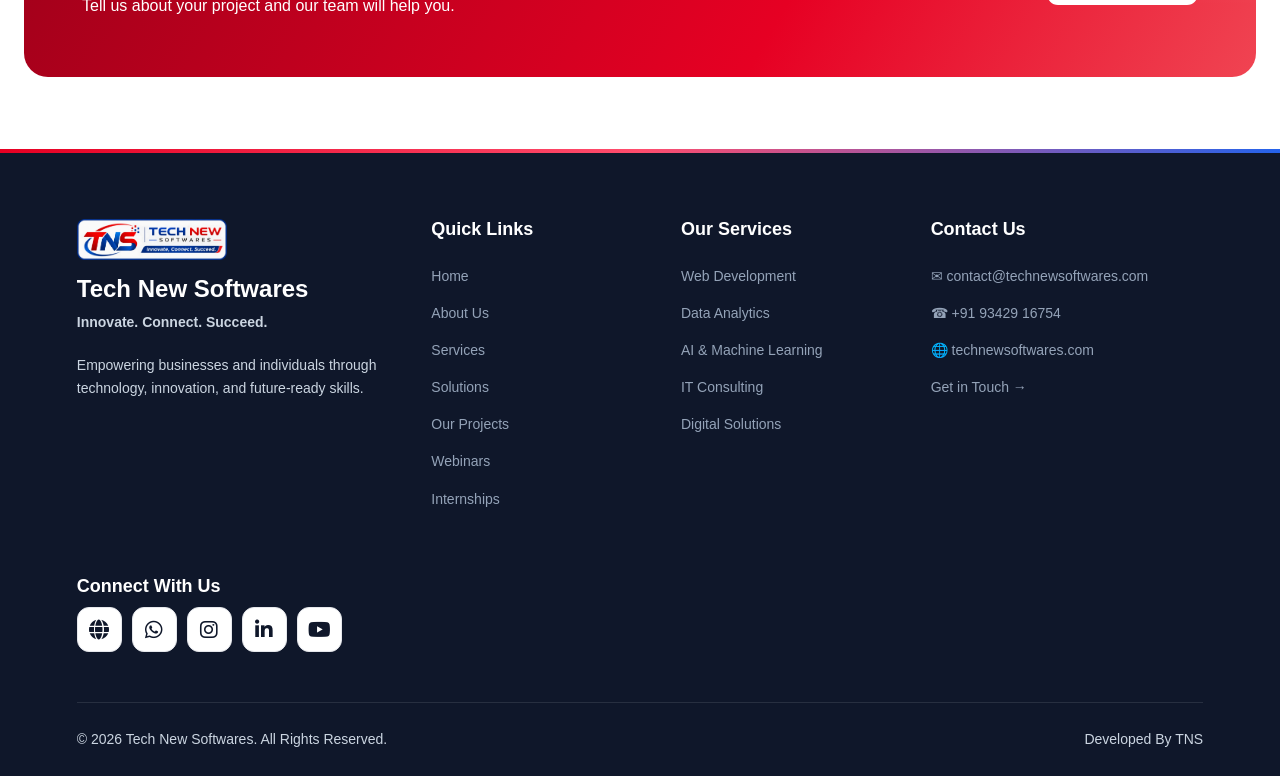
<file: services.html>
<!DOCTYPE html>
<html lang="en">
<head>
    <meta charset="UTF-8">
    <meta name="viewport" content="width=device-width, initial-scale=1.0">

    <title>Services | Tech New Softwares</title>

    <link rel="stylesheet" href="css/style.css">
    <link rel="stylesheet" href="css/services.css">
    <link rel="stylesheet"
      href="https://cdnjs.cloudflare.com/ajax/libs/font-awesome/6.5.2/css/all.min.css">
</head>

<body>

<header class="navbar">
    <div class="nav-container">

        <a href="index.html" class="logo">
            <img src="assets/logo-transparent.png" alt="Tech New Softwares">
        </a>

        <nav class="nav-menu">
            <a href="index.html" class="nav-link">Home</a>
            <a href="about.html" class="nav-link">About</a>
            <a href="services.html" class="nav-link">Services</a>
            <a href="solution.html" class="nav-link">Solutions</a>
            <a href="projects.html" class="nav-link">Our Projects</a>
            <a href="webinars.html" class="nav-link">Webinars</a>
            <a href="internships.html" class="nav-link">Internships</a>
            <a href="contact.html" class="nav-link">Contact</a>
        </nav>

        <a href="contact.html" class="nav-cta">Let's Build Together</a>

        <button class="menu-toggle" id="menuToggle">☰</button>

    </div>
</header>


<main>

    <section class="page-hero services-hero">

        <div class="services-hero-content">
            <h1>
                Technology services built for
                <span>what comes next</span>
                <small>(2026)</small>
            </h1>

            <div class="hero-tags" aria-label="Service categories">
                <span>Web</span>
                <span>AI / ML</span>
                <span>Data</span>
            </div>

            <div class="hero-author">
                <div class="author-mark">TN</div>
                <div>
                    <strong>Tech New Softwares</strong>
                    <span>Digital Innovation Team</span>
                </div>
            </div>
        </div>

        <div class="hero-art" aria-hidden="true">
            <div class="art-glow"></div>
            <div class="color-panel panel-one">
                <span></span><span></span><span></span>
            </div>
            <div class="color-panel panel-two">
                <span></span><span></span><span></span>
            </div>
            <div class="color-panel panel-three">
                <span></span><span></span><span></span>
            </div>
        </div>

    </section>


    <section class="section">

        <div class="card-grid">

            <div class="card">
                <div class="card-icon">🌐</div>
                <h3>Web Development</h3>
                <p>
                    Responsive websites, web applications,
                    frontend development, backend development,
                    and full-stack solutions.
                </p>
                <a href="contact.html">Get Started →</a>
            </div>

            <div class="card">
                <div class="card-icon">📊</div>
                <h3>Data Analytics</h3>
                <p>
                    Data visualization, dashboards, business intelligence,
                    data analysis, and reporting.
                </p>
                <a href="contact.html">Get Started →</a>
            </div>

            <div class="card">
                <div class="card-icon">💼</div>
                <h3>IT Consulting</h3>
                <p>
                    Technology consulting, digital strategy,
                    system architecture, and technical guidance.
                </p>
                <a href="contact.html">Get Started →</a>
            </div>

            <div class="card">
                <div class="card-icon">🎓</div>
                <h3>Training & Workshops</h3>
                <p>
                    Technical training programs, workshops,
                    webinars, and professional development.
                </p>
                <a href="webinars.html">Explore Programs →</a>
            </div>

            <div class="card">
                <div class="card-icon">🚀</div>
                <h3>Internships</h3>
                <p>
                    Practical learning opportunities and
                    industry-oriented experience.
                </p>
                <a href="internships.html">Apply Now →</a>
            </div>

            <div class="card">
                <div class="card-icon">🤖</div>
                <h3>AI & Automation</h3>
                <p>
                    Intelligent applications, automation systems,
                    and AI-powered digital experiences.
                </p>
                <a href="contact.html">Discuss Your Idea →</a>
            </div>

        </div>

    </section>


    <section class="cta-section">

        <div>
            <h2>Let's Create Something Powerful</h2>
            <p>Tell us about your project and our team will help you.</p>
        </div>

        <a href="contact.html" class="btn-primary">
            Contact Us →
        </a>

    </section>

</main>


<div id="footer-container"></div>

<script src="js/main.js"></script>
<!-- Floating WhatsApp Button -->
<a
    href="https://wa.me/919876543210"
    class="whatsapp-float"
    target="_blank"
    rel="noopener noreferrer"
    aria-label="Chat with us on WhatsApp"
>
    <i class="fa-brands fa-whatsapp"></i>
</a>

</body>
</html>
</file>
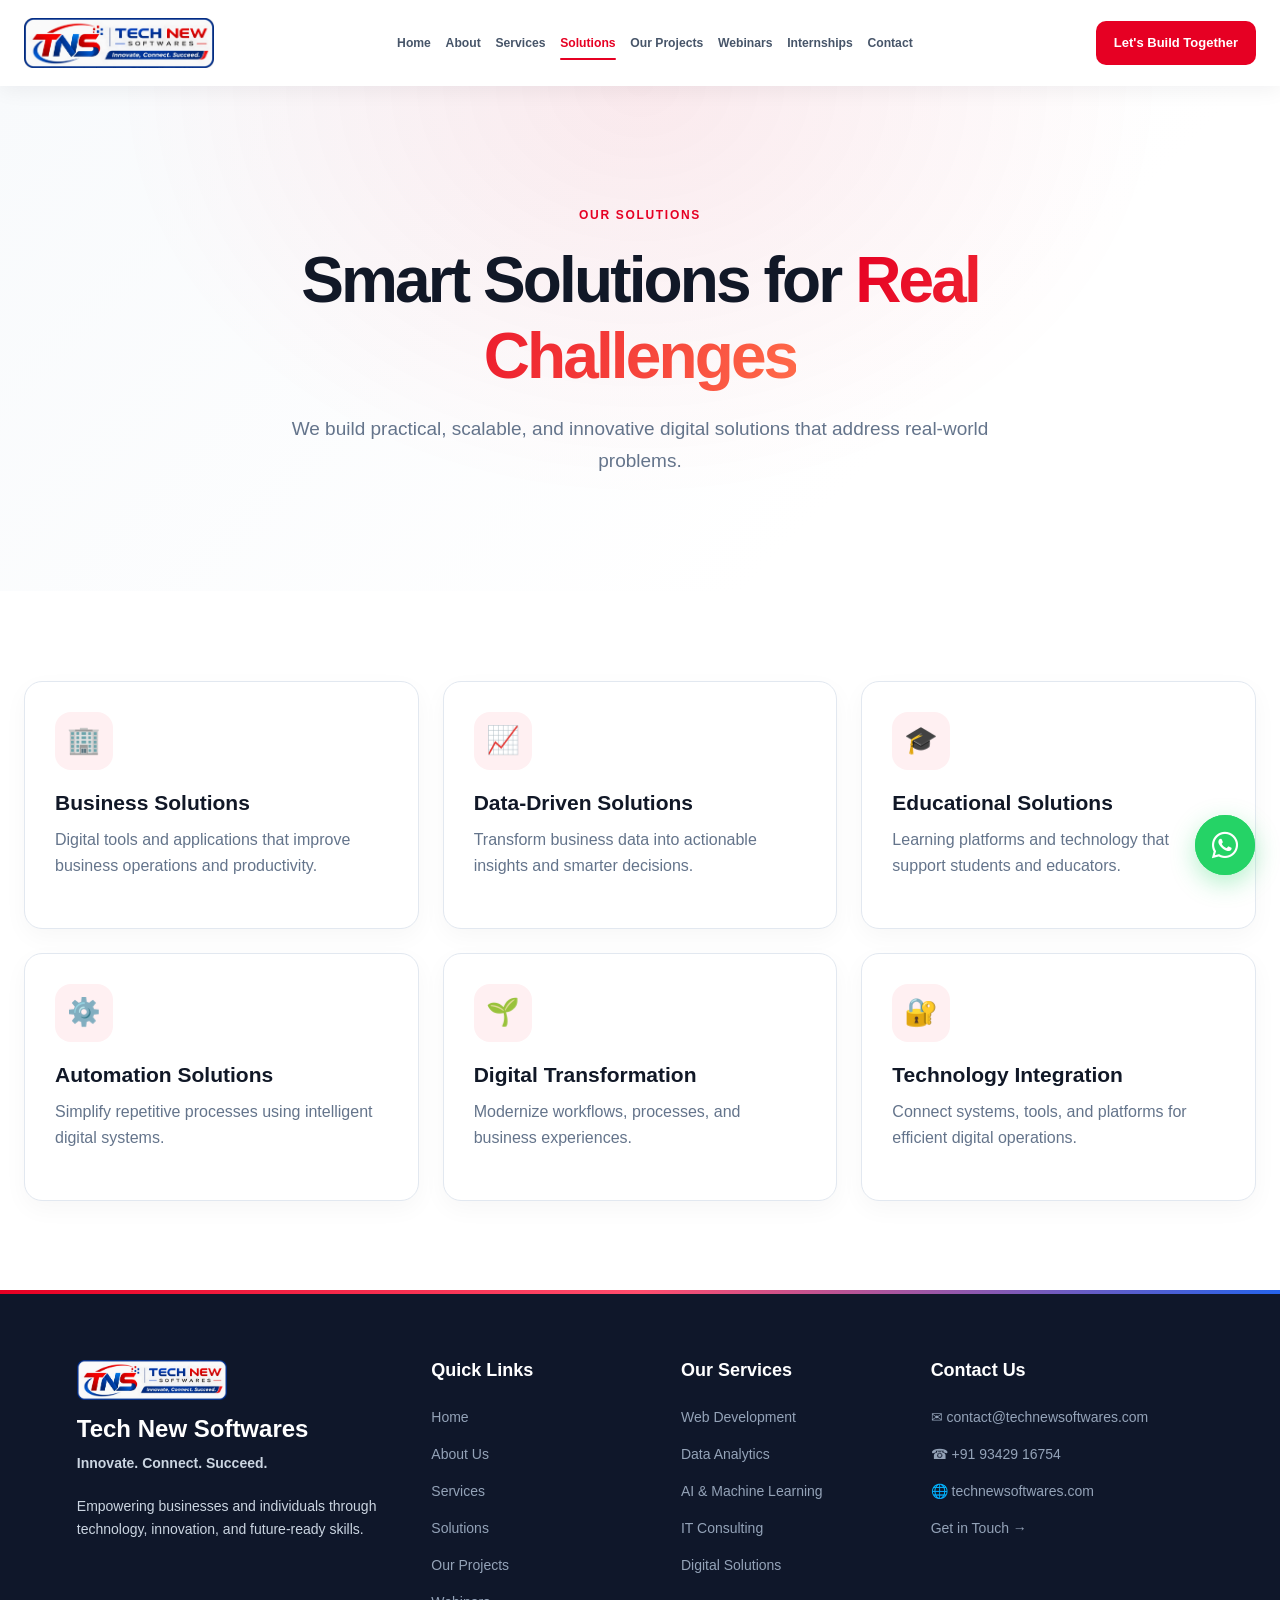
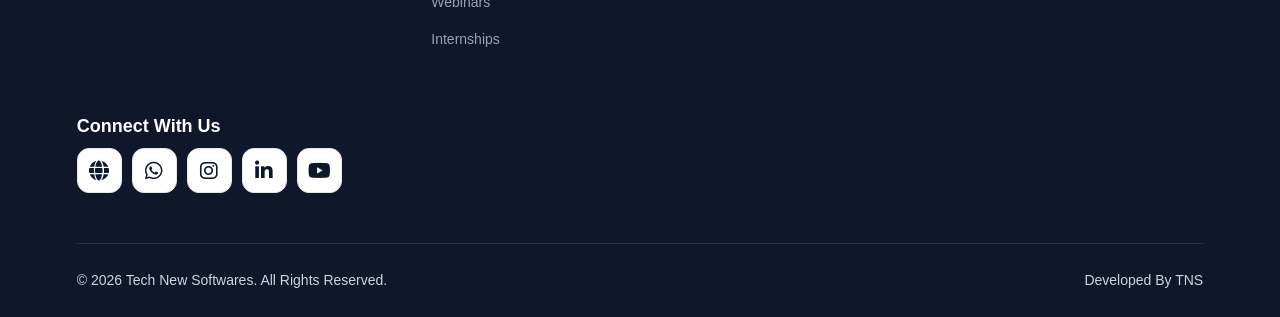
<file: solution.html>
<!DOCTYPE html>
<html lang="en">
<head>
    <meta charset="UTF-8">
    <meta name="viewport" content="width=device-width, initial-scale=1.0">

    <title>Solutions | Tech New Softwares</title>

    <link rel="stylesheet" href="css/style.css">
    <link rel="stylesheet" href="css/solutions.css">
    <link rel="stylesheet"
      href="https://cdnjs.cloudflare.com/ajax/libs/font-awesome/6.5.2/css/all.min.css">
</head>

<body>

<header class="navbar">
    <div class="nav-container">

        <a href="index.html" class="logo">
            <img src="assets/logo-transparent.png" alt="Tech New Softwares">
        </a>

        <nav class="nav-menu">
            <a href="index.html" class="nav-link">Home</a>
            <a href="about.html" class="nav-link">About</a>
            <a href="services.html" class="nav-link">Services</a>
            <a href="solution.html" class="nav-link">Solutions</a>
            <a href="projects.html" class="nav-link">Our Projects</a>
            <a href="webinars.html" class="nav-link">Webinars</a>
            <a href="internships.html" class="nav-link">Internships</a>
            <a href="contact.html" class="nav-link">Contact</a>
        </nav>

        <a href="contact.html" class="nav-cta">Let's Build Together</a>

        <button class="menu-toggle" id="menuToggle">☰</button>

    </div>
</header>


<main>

    <section class="page-hero">

        <span class="section-label">OUR SOLUTIONS</span>

        <h1>
            Smart Solutions for <span class="gradient-text">Real Challenges</span>
        </h1>

        <p>
            We build practical, scalable, and innovative digital
            solutions that address real-world problems.
        </p>

    </section>


    <section class="section">

        <div class="card-grid">

            <div class="card">
                <div class="card-icon">🏢</div>
                <h3>Business Solutions</h3>
                <p>
                    Digital tools and applications that improve
                    business operations and productivity.
                </p>
            </div>

            <div class="card">
                <div class="card-icon">📈</div>
                <h3>Data-Driven Solutions</h3>
                <p>
                    Transform business data into actionable
                    insights and smarter decisions.
                </p>
            </div>

            <div class="card">
                <div class="card-icon">🎓</div>
                <h3>Educational Solutions</h3>
                <p>
                    Learning platforms and technology that
                    support students and educators.
                </p>
            </div>

            <div class="card">
                <div class="card-icon">⚙️</div>
                <h3>Automation Solutions</h3>
                <p>
                    Simplify repetitive processes using
                    intelligent digital systems.
                </p>
            </div>

            <div class="card">
                <div class="card-icon">🌱</div>
                <h3>Digital Transformation</h3>
                <p>
                    Modernize workflows, processes, and
                    business experiences.
                </p>
            </div>

            <div class="card">
                <div class="card-icon">🔐</div>
                <h3>Technology Integration</h3>
                <p>
                    Connect systems, tools, and platforms
                    for efficient digital operations.
                </p>
            </div>

        </div>

    </section>

</main>


<div id="footer-container"></div>

<script src="js/main.js"></script>
<!-- Floating WhatsApp Button -->
<a
    href="https://wa.me/919876543210"
    class="whatsapp-float"
    target="_blank"
    rel="noopener noreferrer"
    aria-label="Chat with us on WhatsApp"
>
    <i class="fa-brands fa-whatsapp"></i>
</a>

</body>
</html>
</file>
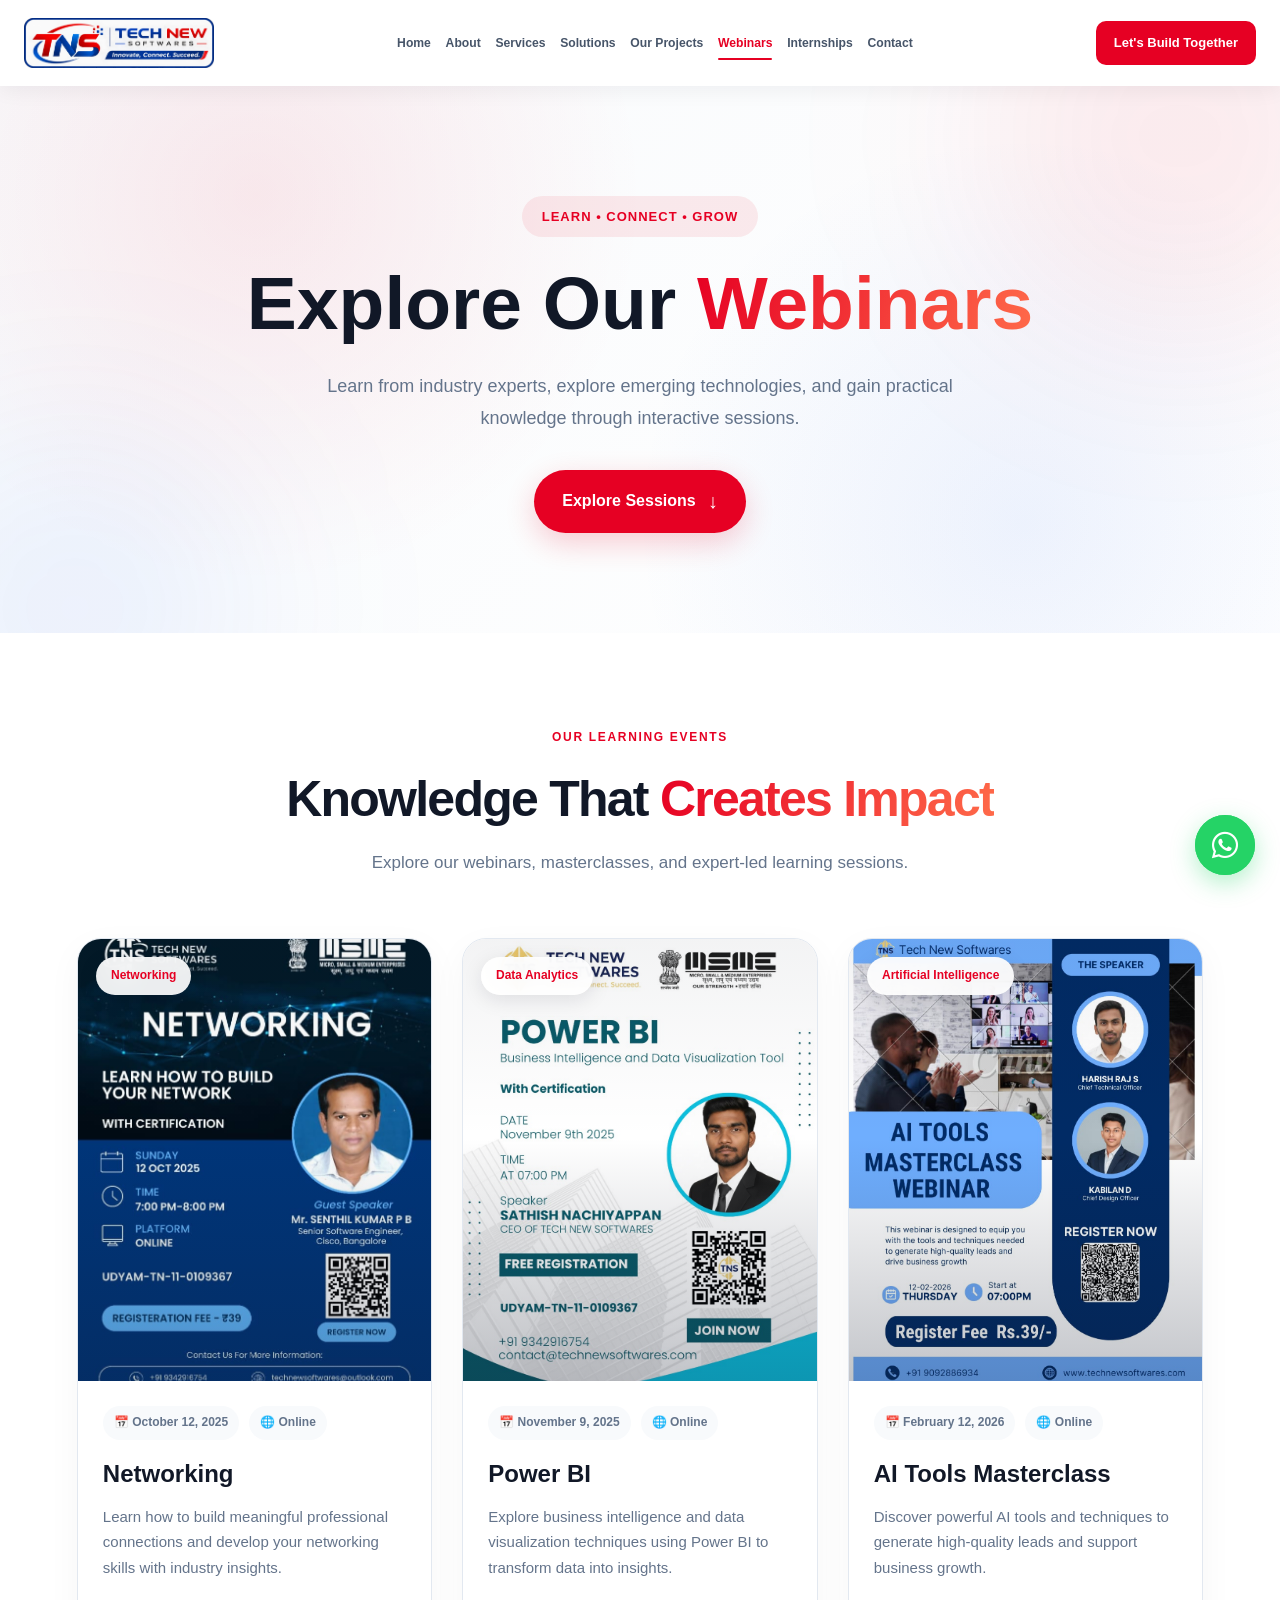
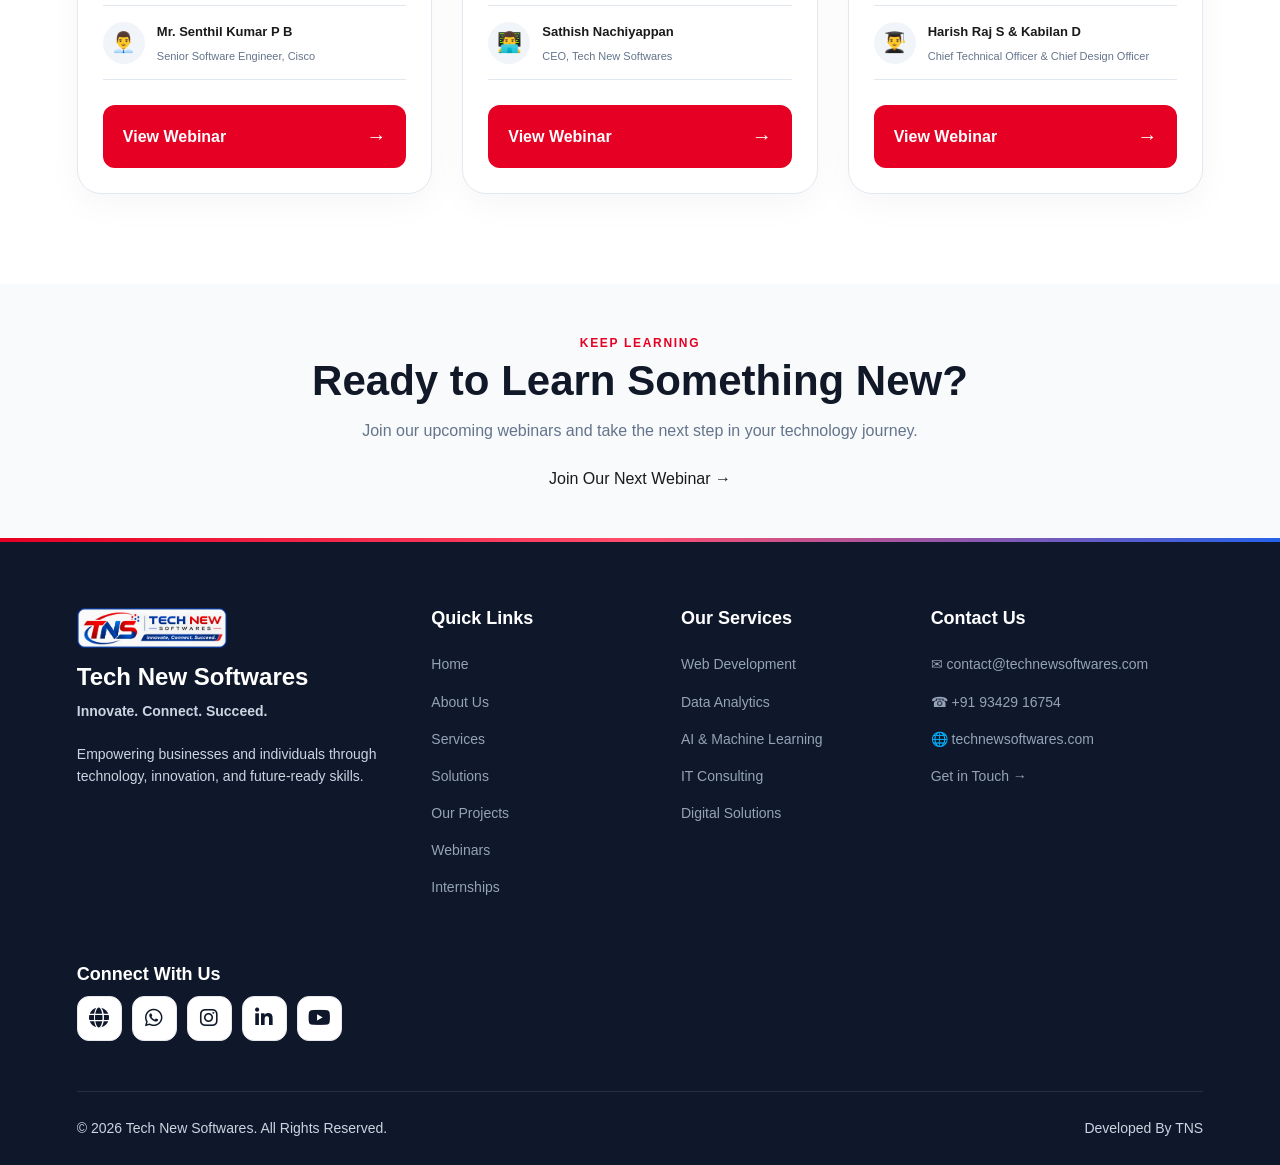
<file: webinars.html>
<!DOCTYPE html>
<html lang="en">

<head>
    <meta charset="UTF-8">
    <meta name="viewport" content="width=device-width, initial-scale=1.0">

    <title>Webinars | Tech New Softwares</title>

    <link rel="stylesheet" href="css/style.css">
    <link rel="stylesheet" href="css/webinars.css">
    <link rel="stylesheet"
      href="https://cdnjs.cloudflare.com/ajax/libs/font-awesome/6.5.2/css/all.min.css">
</head>

<body>

<!-- ================= NAVBAR ================= -->

<header class="navbar">

    <div class="nav-container">

        <a href="index.html" class="logo">
            <img src="assets/logo-transparent.png" alt="Tech New Softwares">
        </a>

        <nav class="nav-menu">

            <a href="index.html" class="nav-link">Home</a>
            <a href="about.html" class="nav-link">About</a>
            <a href="services.html" class="nav-link">Services</a>
            <a href="solution.html" class="nav-link">Solutions</a>
            <a href="projects.html" class="nav-link">Our Projects</a>
            <a href="webinars.html" class="nav-link active">Webinars</a>
            <a href="internships.html" class="nav-link">Internships</a>
            <a href="contact.html" class="nav-link">Contact</a>

        </nav>

        <a href="contact.html" class="nav-cta">
            Let's Build Together
        </a>

        <button class="menu-toggle" id="menuToggle">
            ☰
        </button>

    </div>

</header>


<!-- ================= MAIN ================= -->

<main>

    <!-- HERO -->

    <section class="webinars-hero">

        <div class="webinars-hero-content">

            <span class="webinar-label">
                LEARN • CONNECT • GROW
            </span>

            <h1>
                Explore Our
                <span class="gradient-text">Webinars</span>
            </h1>

            <p>
                Learn from industry experts, explore emerging technologies,
                and gain practical knowledge through interactive sessions.
            </p>

            <a href="#webinar-events" class="webinar-hero-btn">
                Explore Sessions
                <span>↓</span>
            </a>

        </div>

    </section>


    <!-- ================= WEBINARS ================= -->

    <section class="section webinar-section" id="webinar-events">

        <div class="section-heading">

            <span class="section-label">
                OUR LEARNING EVENTS
            </span>

            <h2>
                Knowledge That
                <span class="gradient-text">Creates Impact</span>
            </h2>

            <p>
                Explore our webinars, masterclasses, and expert-led
                learning sessions.
            </p>

        </div>


        <div class="webinars-grid">


            <!-- WEBINAR 1 -->

            <article class="webinar-card">

                <div class="webinar-image">

                    <img
                        src="assets/webinar/webinar1.jpg"
                        alt="Networking webinar poster"
                        loading="lazy"
                    >

                    <div class="webinar-image-overlay"></div>

                    <span class="webinar-category">
                        Networking
                    </span>

                </div>


                <div class="webinar-content">

                    <div class="webinar-meta">

                        <span>
                            📅 October 12, 2025
                        </span>

                        <span>
                            🌐 Online
                        </span>

                    </div>

                    <h3>
                        Networking
                    </h3>

                    <p>
                        Learn how to build meaningful professional
                        connections and develop your networking skills
                        with industry insights.
                    </p>


                    <div class="webinar-speaker">

                        <div class="speaker-icon">
                            👨‍💼
                        </div>

                        <div>

                            <strong>
                                Mr. Senthil Kumar P B
                            </strong>

                            <small>
                                Senior Software Engineer, Cisco
                            </small>

                        </div>

                    </div>


                    <a href="contact.html" class="webinar-btn">

                        View Webinar

                        <span>→</span>

                    </a>

                </div>

            </article>



            <!-- WEBINAR 2 -->

            <article class="webinar-card">

                <div class="webinar-image">

                    <img
                        src="assets/webinar/webinar2.jpg"
                        alt="Power BI webinar poster"
                        loading="lazy"
                    >

                    <div class="webinar-image-overlay"></div>

                    <span class="webinar-category">
                        Data Analytics
                    </span>

                </div>


                <div class="webinar-content">

                    <div class="webinar-meta">

                        <span>
                            📅 November 9, 2025
                        </span>

                        <span>
                            🌐 Online
                        </span>

                    </div>

                    <h3>
                        Power BI
                    </h3>

                    <p>
                        Explore business intelligence and data
                        visualization techniques using Power BI
                        to transform data into insights.
                    </p>


                    <div class="webinar-speaker">

                        <div class="speaker-icon">
                            👨‍💻
                        </div>

                        <div>

                            <strong>
                                Sathish Nachiyappan
                            </strong>

                            <small>
                                CEO, Tech New Softwares
                            </small>

                        </div>

                    </div>


                    <a href="contact.html" class="webinar-btn">

                        View Webinar

                        <span>→</span>

                    </a>

                </div>

            </article>



            <!-- WEBINAR 3 -->

            <article class="webinar-card">

                <div class="webinar-image">

                    <img
                        src="assets/webinar/webinar3.jpeg"
                        alt="AI Tools Masterclass webinar poster"
                        loading="lazy"
                    >

                    <div class="webinar-image-overlay"></div>

                    <span class="webinar-category">
                        Artificial Intelligence
                    </span>

                </div>


                <div class="webinar-content">

                    <div class="webinar-meta">

                        <span>
                            📅 February 12, 2026
                        </span>

                        <span>
                            🌐 Online
                        </span>

                    </div>

                    <h3>
                        AI Tools Masterclass
                    </h3>

                    <p>
                        Discover powerful AI tools and techniques
                        to generate high-quality leads and support
                        business growth.
                    </p>


                    <div class="webinar-speaker">

                        <div class="speaker-icon">
                            👨‍🎓
                        </div>

                        <div>

                            <strong>
                                Harish Raj S & Kabilan D
                            </strong>

                            <small>
                                Chief Technical Officer & Chief Design Officer
                            </small>

                        </div>

                    </div>


                    <a href="contact.html" class="webinar-btn">

                        View Webinar

                        <span>→</span>

                    </a>

                </div>

            </article>


        </div>

    </section>


    <!-- ================= CTA ================= -->

    <section class="webinar-cta">

        <div class="webinar-cta-content">

            <span class="section-label">
                KEEP LEARNING
            </span>

            <h2>
                Ready to Learn
                <span>Something New?</span>
            </h2>

            <p>
                Join our upcoming webinars and take the next step
                in your technology journey.
            </p>

            <a href="contact.html" class="webinar-cta-btn">
                Join Our Next Webinar →
            </a>

        </div>

    </section>

</main>


<!-- ================= FOOTER ================= -->

<div id="footer-container"></div>


<script src="js/main.js"></script>
<!-- Floating WhatsApp Button -->
<a
    href="https://wa.me/919876543210"
    class="whatsapp-float"
    target="_blank"
    rel="noopener noreferrer"
    aria-label="Chat with us on WhatsApp"
>
    <i class="fa-brands fa-whatsapp"></i>
</a>

</body>

</html>
</file>
<file: css/style.css>
:root {
    --primary: #e60023;
    --primary-dark: #bd001d;
    --secondary: #111827;
    --text: #1a1a1a;
    --gray: #64748b;
    --light-gray: #f8fafc;
    --border: #e2e8f0;
    --shadow: 0 16px 40px rgba(15, 23, 42, 0.1);
    --content-width: 1280px;
}

* {
    box-sizing: border-box;
    margin: 0;
    padding: 0;
}

html {
    scroll-behavior: smooth;
}

body {
    min-width: 320px;
    overflow-x: hidden;
    background: #fff;
    color: var(--text);
    font-family: Inter, "Segoe UI", Arial, sans-serif;
    line-height: 1.65;
    -webkit-font-smoothing: antialiased;
}

img {
    display: block;
    max-width: 100%;
}

a {
    color: inherit;
    text-decoration: none;
}

button,
input,
select,
textarea {
    font: inherit;
}

button,
a {
    -webkit-tap-highlight-color: transparent;
}

h1,
h2,
h3,
h4 {
    color: var(--secondary);
    line-height: 1.2;
}

p {
    color: var(--gray);
}

/* Navigation */


.navbar {
    position: fixed;
    top: 0;
    left: 0;
    width: 100%;
    z-index: 1000;

    background: rgba(255, 255, 255, 0.96);
    box-shadow: 0 4px 20px rgba(15, 23, 42, 0.06);
    backdrop-filter: blur(14px);
    -webkit-backdrop-filter: blur(14px);

    transition: box-shadow 0.3s ease, background 0.3s ease;
}

.navbar.scrolled {
    box-shadow: 0 8px 28px rgba(15, 23, 42, 0.12);
    background: rgba(255, 255, 255, 0.98);
}
.nav-container {
    display: grid;
    grid-template-columns: minmax(150px, 190px) minmax(0, 1fr) auto;
    align-items: center;
    gap: clamp(12px, 1.5vw, 24px);
    width: min(100% - 48px, 1440px);
    min-height: 86px;
    margin: 0 auto;
}

.logo {
    display: inline-flex;
    align-items: center;
    min-width: 0;
}

.logo img {
    width: min(100%, 190px);
    height: auto;
    object-fit: contain;
}

.nav-menu {
    display: flex;
    align-items: center;
    justify-content: center;
    gap: clamp(9px, 1.15vw, 18px);
}

.nav-link {
    position: relative;
    padding: 10px 0;
    color: #475569;
    font-size: clamp(11px, 0.95vw, 14px);
    font-weight: 600;
    white-space: nowrap;
    transition: color 0.2s ease;
}

.nav-link:hover,
.nav-link.active {
    color: var(--primary);
}

.nav-link.active::after {
    position: absolute;
    right: 0;
    bottom: 3px;
    left: 0;
    height: 2px;
    border-radius: 2px;
    background: var(--primary);
    content: "";
}

.nav-cta {
    display: inline-flex;
    align-items: center;
    justify-content: center;
    min-height: 44px;
    padding: 0 18px;
    border-radius: 10px;
    background: var(--primary);
    color: #fff;
    font-size: 13px;
    font-weight: 700;
    white-space: nowrap;
    transition: transform 0.2s ease, background 0.2s ease;
}

.nav-cta:hover {
    transform: translateY(-2px);
    background: var(--primary-dark);
}

.menu-toggle,
.theme-toggle {
    display: none;
    align-items: center;
    justify-content: center;
    width: 42px;
    height: 42px;
    border: 1px solid var(--border);
    border-radius: 10px;
    background: #fff;
    color: var(--secondary);
    cursor: pointer;
    font-size: 22px;
}

/* Shared page layout */
.section {
    width: 100%;
    padding: clamp(56px, 7vw, 92px) max(24px, calc((100% - var(--content-width)) / 2));
}

.page-hero {
    padding: clamp(72px, 9vw, 120px) 24px;
    background:
        radial-gradient(ellipse at 50% 0, rgba(230, 0, 35, 0.08), transparent 58%),
        linear-gradient(135deg, #f8fafc, #fff 70%);
    text-align: center;
}

.page-hero > * {
    max-width: 850px;
    margin-right: auto;
    margin-left: auto;
}

.page-hero h1 {
    margin: 14px auto 18px;
    font-size: clamp(36px, 5.2vw, 64px);
    letter-spacing: -0.045em;
}

.page-hero p {
    max-width: 720px;
    font-size: clamp(16px, 1.5vw, 19px);
}

.section-label {
    display: inline-block;
    color: var(--primary);
    font-size: 12px;
    font-weight: 800;
    letter-spacing: 0.14em;
    line-height: 1.4;
    text-transform: uppercase;
}

.gradient-text {
    background: linear-gradient(110deg, var(--primary), #ff6b4a);
    -webkit-background-clip: text;
    background-clip: text;
    color: transparent;
}

.section-heading {
    max-width: 760px;
    margin: 0 auto 42px;
    text-align: center;
}

.section-heading h2 {
    margin: 12px 0;
    font-size: clamp(30px, 4vw, 46px);
    letter-spacing: -0.035em;
}

.section-heading p {
    margin: 0 auto;
    max-width: 640px;
}

.card-grid {
    display: grid;
    grid-template-columns: repeat(3, minmax(0, 1fr));
    gap: 24px;
}

.card {
    display: flex;
    flex-direction: column;
    min-width: 0;
    padding: 30px;
    border: 1px solid var(--border);
    border-radius: 18px;
    background: #fff;
    box-shadow: 0 8px 24px rgba(15, 23, 42, 0.035);
    transition: transform 0.25s ease, box-shadow 0.25s ease, border-color 0.25s ease;
}

.card:hover {
    transform: translateY(-6px);
    border-color: rgba(230, 0, 35, 0.22);
    box-shadow: var(--shadow);
}

.card-icon {
    display: grid;
    place-items: center;
    width: 58px;
    height: 58px;
    margin-bottom: 20px;
    border-radius: 16px;
    background: #fff0f2;
    font-size: 27px;
}

.card h3 {
    margin-bottom: 12px;
    font-size: 21px;
}

.card p {
    margin-bottom: 18px;
}

.card > a:not(.btn-primary) {
    align-self: flex-start;
    margin-top: auto;
    color: var(--primary);
    font-weight: 700;
}

.card > a:hover:not(.btn-primary) {
    color: var(--primary-dark);
}

.btn-primary,
.btn-secondary {
    display: inline-flex;
    align-items: center;
    justify-content: center;
    min-height: 48px;
    padding: 12px 22px;
    border: 1px solid transparent;
    border-radius: 11px;
    font-weight: 700;
    text-align: center;
    transition: transform 0.2s ease, background 0.2s ease, box-shadow 0.2s ease;
}

.btn-primary {
    background: var(--primary);
    color: #fff;
    box-shadow: 0 8px 18px rgba(230, 0, 35, 0.18);
}

.btn-primary:hover {
    transform: translateY(-2px);
    background: var(--primary-dark);
    box-shadow: 0 12px 24px rgba(230, 0, 35, 0.23);
}

.btn-secondary {
    border-color: var(--border);
    background: #fff;
    color: var(--secondary);
}

.btn-secondary:hover {
    transform: translateY(-2px);
    border-color: #cbd5e1;
    box-shadow: 0 8px 18px rgba(15, 23, 42, 0.08);
}

.cta-section {
    width: auto;
    display: flex;
    align-items: center;
    justify-content: space-between;
    gap: 30px;
    margin: 24px max(24px, calc((100% - var(--content-width)) / 2)) 72px;
    padding: clamp(32px, 5vw, 58px);
    border-radius: 24px;
    background:
        radial-gradient(ellipse at 100% 0, rgba(255, 255, 255, 0.2), transparent 45%),
        linear-gradient(120deg, #9f001a, var(--primary) 62%, #f04452);
    color: #fff;
}

.cta-section h2,
.cta-section p {
    color: #fff;
}

.cta-section h2 {
    margin-bottom: 10px;
    font-size: clamp(26px, 3.4vw, 38px);
}

.cta-section .btn-primary {
    flex: 0 0 auto;
    background: #fff;
    color: var(--primary);
    box-shadow: none;
}

.cta-section .btn-primary:hover {
    background: #fff7f8;
}

.two-column {
    display: grid;
    grid-template-columns: repeat(2, minmax(0, 1fr));
    align-items: center;
    gap: clamp(32px, 6vw, 76px);
}

.two-column h2 {
    margin: 12px 0 18px;
    font-size: clamp(30px, 4vw, 44px);
    letter-spacing: -0.035em;
}

.two-column p + p {
    margin-top: 14px;
}

/* Home page stats */
.stats-section {
    display: grid;
    grid-template-columns: repeat(4, minmax(0, 1fr));
    gap: 24px;
    width: min(100% - 48px, var(--content-width));
    margin: -20px auto 12px;
    padding: 30px;
    border: 1px solid var(--border);
    border-radius: 20px;
    background: #fff;
    box-shadow: var(--shadow);
}

.stat {
    text-align: center;
}

.stat h2 {
    color: var(--primary);
    font-size: clamp(28px, 3vw, 38px);
}

.stat p {
    font-size: 14px;
}

/* Footer */
.footer {
    padding: 58px 24px 0;
    background: #111827;
    color: #fff;
}

.footer-container {
    display: grid;
    grid-template-columns: repeat(auto-fit, minmax(190px, 1fr));
    gap: 38px;
    width: min(100%, var(--content-width));
    margin: 0 auto;
    padding-bottom: 42px;
}

.footer-brand img {
    width: 170px;
    max-height: 72px;
    margin-bottom: 16px;
    object-fit: contain;
    object-position: left center;
}

.footer h2,
.footer h3 {
    margin-bottom: 16px;
    color: #fff;
}

.footer h2 {
    font-size: 20px;
}

.footer h3 {
    font-size: 15px;
}

.footer p,
.footer a {
    color: #cbd5e1;
    font-size: 14px;
}

.footer-brand p + p {
    margin-top: 10px;
}

.footer-links {
    display: flex;
    flex-direction: column;
    align-items: flex-start;
    gap: 10px;
}

.footer-links h3 {
    margin-bottom: 4px;
}

.footer-links a:hover {
    color: #fff;
}

.footer-bottom {
    padding: 20px 0;
    border-top: 1px solid rgba(255, 255, 255, 0.12);
    color: #94a3b8;
    font-size: 13px;
    text-align: center;
}

/* Scroll reveal */
.reveal {
    opacity: 0;
    transform: translateY(18px);
    transition: opacity 0.55s ease var(--reveal-delay, 0ms), transform 0.55s ease var(--reveal-delay, 0ms);
}

.reveal.visible {
    opacity: 1;
    transform: translateY(0);
}

@media (max-width: 1150px) {
    .nav-container {
        display: flex;
        justify-content: space-between;
        min-height: 76px;
    }

    .logo img {
        width: 175px;
    }

    .nav-menu {
        position: absolute;
        top: 100%;
        right: 0;
        left: 0;
        display: none;
        align-items: stretch;
        padding: 12px 24px 20px;
        border-top: 1px solid var(--border);
        background: #fff;
        box-shadow: 0 14px 20px rgba(15, 23, 42, 0.08);
    }

    .nav-menu.active {
        display: flex;
        flex-direction: column;
        gap: 0;
    }

    .nav-link {
        padding: 12px 4px;
        font-size: 15px;
    }

    .nav-link.active::after {
        right: auto;
        bottom: 6px;
        width: 30px;
    }

    .menu-toggle {
        display: inline-flex;
        order: 3;
    }

    .nav-cta {
        margin-left: auto;
    }
}

@media (max-width: 900px) {
    .card-grid {
        grid-template-columns: repeat(2, minmax(0, 1fr));
    }

    .footer-container {
        grid-template-columns: repeat(2, minmax(0, 1fr));
    }
}

@media (max-width: 640px) {
    .nav-container {
        width: calc(100% - 32px);
        min-height: 68px;
    }

    .logo img {
        width: 150px;
    }

    .nav-cta {
        display: none;
    }

    .section {
        padding: 54px 20px;
    }

    .page-hero {
        padding: 70px 20px;
    }

    .card-grid,
    .two-column {
        grid-template-columns: 1fr;
    }

    .card {
        padding: 24px;
    }

    .cta-section {
        align-items: flex-start;
        flex-direction: column;
        margin: 8px 16px 48px;
        padding: 30px 24px;
    }

    .stats-section {
        grid-template-columns: repeat(2, minmax(0, 1fr));
        width: calc(100% - 32px);
        gap: 20px 12px;
        padding: 22px 14px;
    }

    .footer-container {
        grid-template-columns: 1fr;
        gap: 28px;
    }
}

@media (prefers-reduced-motion: reduce) {
    *,
    *::before,
    *::after {
        scroll-behavior: auto !important;
        transition-duration: 0.01ms !important;
        animation-duration: 0.01ms !important;
        animation-iteration-count: 1 !important;
    }

    .reveal {
        opacity: 1;
        transform: none;
    }
}

/* =========================================
   GLOBAL FOOTER
========================================= */

.footer {
    position: relative;

    background: #0f172a;
    color: #ffffff;

    padding: 70px 6% 0;

    overflow: hidden;
}


/* TOP DECORATION */

.footer::before {
    content: "";

    position: absolute;

    top: 0;
    left: 0;

    width: 100%;
    height: 4px;

    background: linear-gradient(
        90deg,
        #e60023,
        #ff4d6d,
        #2563eb
    );
}


/* FOOTER CONTAINER */

.footer-container {
    display: grid;

    grid-template-columns: 1.5fr 1fr 1fr 1.3fr;

    gap: 40px;

    max-width: 1400px;

    margin: auto;

    padding-bottom: 50px;
}


/* BRAND */

.footer-brand {
    max-width: 350px;
}

.footer-logo {
    width: 180px;
    height: auto;

    object-fit: contain;

    margin-bottom: 15px;

    filter: brightness(0) invert(1);
}

.footer-brand h2 {
    font-size: 24px;

    margin-bottom: 10px;

    color: #ffffff;
}

.footer-tagline {
    color: #ff4d6d;

    font-weight: 700;

    margin-bottom: 15px;
}

.footer-description {
    color: #94a3b8;

    line-height: 1.8;

    font-size: 14px;
}


/* FOOTER LINKS */

.footer-links {
    display: flex;

    flex-direction: column;

    gap: 14px;
}

.footer-links h3 {
    font-size: 18px;

    margin-bottom: 10px;

    color: #ffffff;
}

.footer-links a {
    color: #94a3b8;

    text-decoration: none;

    font-size: 14px;

    transition: all 0.3s ease;
}

.footer-links a:hover {
    color: #ffffff;

    transform: translateX(5px);
}


/* FOOTER BOTTOM */

.footer-bottom {
    display: flex;

    justify-content: space-between;
    align-items: center;

    flex-wrap: wrap;

    gap: 15px;

    padding: 25px 0;

    border-top: 1px solid rgba(255,255,255,0.1);

    color: #94a3b8;

    font-size: 14px;

    max-width: 1400px;

    margin: auto;
}


/* =========================================
   FOOTER RESPONSIVE
========================================= */

@media (max-width: 900px) {

    .footer-container {
        grid-template-columns: repeat(2, 1fr);

        gap: 40px;
    }

}


@media (max-width: 600px) {

    .footer {
        padding: 60px 20px 0;
    }

    .footer-container {
        grid-template-columns: 1fr;

        gap: 35px;
    }

    .footer-brand {
        max-width: 100%;
    }

    .footer-logo {
        width: 150px;
    }

    .footer-bottom {
        flex-direction: column;

        text-align: center;

        padding: 25px 0;
    }

}

/* =========================================
   FOOTER LOGO
========================================= */

.footer-logo {
    width: 230px;
    max-width: 100%;
    height: auto;
    object-fit: contain;
    display: block;
    margin-bottom: 25px;
    background: transparent;
}

/* Prevent image from becoming a white box */
.footer-brand img {
    opacity: 1 !important;
    visibility: visible !important;
    filter: none !important;
}

/* =========================================
   FIX CONTENT UNDER FIXED NAVBAR
========================================= */

body {
    padding-top: 86px;
}

/* Mobile Navbar */
@media (max-width: 1150px) {
    body {
        padding-top: 76px;
    }
}

/* Small Mobile */
@media (max-width: 640px) {
    body {
        padding-top: 68px;
    }
}
/* =========================================
   FLOATING WHATSAPP BUTTON
========================================= */

.whatsapp-float {
    position: fixed;
    right: 25px;
    bottom: 25px;

    width: 60px;
    height: 60px;

    display: flex;
    align-items: center;
    justify-content: center;

    background: #25D366;
    color: #ffffff;

    font-size: 30px;

    border-radius: 50%;

    text-decoration: none;

    box-shadow: 0 8px 25px rgba(37, 211, 102, 0.35);

    z-index: 9999;

    transition: all 0.3s ease;
}

/* Hover Effect */
.whatsapp-float:hover {
    transform: translateY(-5px) scale(1.08);

    background: #20BA5A;

    box-shadow: 0 12px 30px rgba(37, 211, 102, 0.45);
}

/* Pulse Animation */
.whatsapp-float::before {
    content: "";

    position: absolute;

    width: 100%;
    height: 100%;

    border-radius: 50%;

    background: #25D366;

    z-index: -1;

    animation: whatsapp-pulse 2s infinite;
}

@keyframes whatsapp-pulse {
    0% {
        transform: scale(1);
        opacity: 0.6;
    }

    100% {
        transform: scale(1.6);
        opacity: 0;
    }
}

/* Mobile Responsive */
@media (max-width: 600px) {
    .whatsapp-float {
        width: 55px;
        height: 55px;

        right: 18px;
        bottom: 20px;

        font-size: 27px;
    }
}
/* ===============================
   FOOTER SOCIAL LINKS
================================ */

.footer-social {
    margin-top: 15px;
    display: block;
    position: static;
    align-self: flex-start;
}
.footer-social h3 {
    font-size: 18px;
    margin-bottom: 20px;
}

.footer-social-links {
    display: flex;
    align-items: center;
    gap: 12px;
    flex-wrap: wrap;
}

/* FIX: FOOTER SOCIAL ICONS */

.footer-social-links {
    display: flex;
    gap: 12px;
    align-items: center;
    flex-wrap: wrap;
}

.footer-social-links a {
    width: 62px;
    height: 62px;
    display: flex;
    justify-content: center;
    align-items: center;
    background: #ffffff;
    color: #0f172a !important;
    border-radius: 18px;
    font-size: 25px;
    text-decoration: none;
    border: 1px solid #e5e7eb;
    transition: all 0.3s ease;
}

.footer-social-links a:hover {
    transform: translateY(-5px);
    color: #ffffff !important;
}

.website-social:hover {
    background: #2563eb;
}

.whatsapp-social:hover {
    background: #25D366;
}

.instagram-social:hover {
    background: linear-gradient(45deg, #f09433, #dc2743, #bc1888);
}

.linkedin-social:hover {
    background: #0A66C2;
}

.youtube-social:hover {
    background: #FF0000;
}

/* Hover Effect */

.footer-social-links a:hover {
    transform: translateY(-5px);
    color: white;
    border-color: transparent;
}

/* Individual Colors */

.footer-social-links .website-social:hover {
    background: #2563eb;
}

.footer-social-links .whatsapp-social:hover {
    background: #25D366;
}

.footer-social-links .instagram-social:hover {
    background: linear-gradient(45deg, #f09433, #dc2743, #bc1888);
}

.footer-social-links .linkedin-social:hover {
    background: #0A66C2;
}

.footer-social-links .youtube-social:hover {
    background: #FF0000;
}

/* Mobile */

@media (max-width: 600px) {
    .footer-social-links {
        gap: 10px;
    }

    .footer-social-links a {
        width: 42px;
        height: 42px;
        font-size: 18px;
    }
}
/* FIX FOOTER SOCIAL POSITION */
/* FIX FOOTER BRAND & SOCIAL POSITION */

.footer-brand {
    display: flex !important;
    flex-direction: column !important;
    align-items: flex-start !important;
    justify-content: flex-start !important;
    height: auto !important;
}

.footer-description {
    margin-bottom: 0 !important;
    padding-bottom: 0 !important;
}

/* SOCIAL SECTION - DIRECTLY BELOW DESCRIPTION */
.footer-social {
    position: static !important;
    margin-top: 15px !important;
    padding: 0 !important;
    height: auto !important;
    display: block !important;
}

.footer-social h3 {
    margin: 5px !important;
}

/* ALL ICONS IN ONE ROW */
.footer-social-links {
    display: flex !important;
    flex-direction: row !important;
    flex-wrap: nowrap !important;
    gap: 12px !important;
    align-items: center !important;
}

.footer-social-links a {
    width: 55px !important;
    height: 55px !important;
    flex-shrink: 0 !important;
}

/* Prevent unwanted spacing */
.footer-container {
    align-items: start;
}
/* REDUCE FOOTER BRAND SPACING */
.footer-brand {
    gap: 0 !important;
}

.footer-logo {
    width: 150px !important;
    margin-bottom: 10px !important;
}

.footer-brand h2 {
    font-size: 24px !important;
    margin: 5px 0 8px !important;
}

.footer-tagline {
    margin-bottom: 10px !important;
}

.footer-description {
    margin: 10px 0 0 !important;
    line-height: 1.6 !important;
}

/* MOVE SOCIAL SECTION UP */
.footer-social {
    margin-top: 25px !important;
    padding: 0 !important;
}

.footer-social h3 {
    font-size: 18px !important;
    margin: 0 0 10px !important;
}

/* REDUCE ICON SIZE */
.footer-social-links {
    gap: 10px !important;
}

.footer-social-links a {
    width: 45px !important;
    height: 45px !important;
    border-radius: 12px !important;
    font-size: 20px !important;
}

/* MOBILE */
@media (max-width: 600px) {
    .footer-logo {
        width: 130px !important;
    }

    .footer-social {
        margin-top: 20px !important;
    }

    .footer-social-links a {
        width: 40px !important;
        height: 40px !important;
        font-size: 18px !important;
    }
}
</file>
<file: css/home.css>
/* =========================================
   TECH NEW SOFTWARES - HOME PAGE
   MODERN + INNOVATIVE DESIGN
========================================= */


/* =========================================
   HERO SECTION
========================================= */

.hero {
    min-height: 85vh;

    display: flex;
    align-items: center;
    justify-content: space-between;

    gap: 60px;

    padding: 80px 6%;

    box-sizing: border-box;

    background:
        radial-gradient(
            circle at 80% 50%,
            rgba(230, 0, 35, 0.04),
            transparent 35%
        ),
        linear-gradient(
            135deg,
            #f8fafc,
            #ffffff
        );
}


/* HERO CONTENT */

.hero-content {
    flex: 1;
    max-width: 600px;
    position: relative;
    z-index: 2;
}


/* HERO HEADING */

.hero-content h1 {
    font-size: clamp(40px, 5vw, 75px);

    line-height: 1.08;

    letter-spacing: -3px;

    margin-bottom: 25px;

    color: #111827;
}


/* GRADIENT TEXT */

.gradient-text {
    background: linear-gradient(
        135deg,
        #e60023,
        #ff6547
    );

    -webkit-background-clip: text;
    background-clip: text;

    color: transparent;
}


/* HERO DESCRIPTION */

.hero-content p {
    font-size: 18px;

    line-height: 1.8;

    color: #64748b;

    margin-bottom: 35px;

    max-width: 600px;
}


/* HERO BADGE */

.badge {
    display: inline-flex;
    align-items: center;

    gap: 8px;

    padding: 12px 20px;

    margin-bottom: 25px;

    border-radius: 50px;

    background: rgba(230, 0, 35, 0.06);

    border: 1px solid rgba(230, 0, 35, 0.12);

    color: #e60023;

    font-size: 14px;
    font-weight: 600;

    backdrop-filter: blur(10px);

    animation: badgeAppear 0.8s ease;
}


/* HERO BUTTONS */

.hero-buttons {
    display: flex;

    align-items: center;

    gap: 18px;

    flex-wrap: wrap;
}


/* BUTTON HOVER */

.hero-buttons a {
    transition:
        transform 0.3s ease,
        box-shadow 0.3s ease;
}

.hero-buttons a:hover {
    transform: translateY(-4px);
}


/* =========================================
   HERO VISUAL
========================================= */

.hero-visual {
    flex: 1;

    width: 100%;

    max-width: 650px;

    position: relative;

    perspective: 1200px;

    isolation: isolate;
}


/* =========================================
   BACKGROUND GLOW
========================================= */

.hero-visual::before {
    content: "";

    position: absolute;

    width: 85%;
    height: 85%;

    top: 8%;
    left: 8%;

    background: linear-gradient(
        135deg,
        rgba(230, 0, 35, 0.25),
        rgba(37, 99, 235, 0.20),
        rgba(168, 85, 247, 0.15)
    );

    filter: blur(90px);

    border-radius: 50%;

    z-index: -1;

    animation: glowPulse 6s ease-in-out infinite;
}


/* SECOND GLOW */

.hero-visual::after {
    content: "";

    position: absolute;

    width: 180px;
    height: 180px;

    right: -30px;
    top: -30px;

    border-radius: 50%;

    background: rgba(230, 0, 35, 0.08);

    filter: blur(50px);

    z-index: -1;
}


/* =========================================
   FLOATING HERO CARD
========================================= */

.hero-card {
    position: relative;

    overflow: hidden;

    border-radius: 30px;

    background: rgba(255, 255, 255, 0.75);

    border: 1px solid rgba(255, 255, 255, 0.9);

    box-shadow:
        0 30px 80px rgba(15, 23, 42, 0.15),
        0 0 40px rgba(230, 0, 35, 0.06);

    backdrop-filter: blur(20px);

    transform-style: preserve-3d;

    animation: heroFloat 6s ease-in-out infinite;

    transition:
        transform 0.5s ease,
        box-shadow 0.5s ease;
}


/* CARD HOVER */

.hero-card:hover {
    transform:
        translateY(-12px)
        rotateX(2deg)
        rotateY(-2deg);

    box-shadow:
        0 40px 100px rgba(15, 23, 42, 0.22),
        0 0 50px rgba(230, 0, 35, 0.12);
}


/* =========================================
   IMAGE AREA
========================================= */

.hero-card-media {
    position: relative;

    height: clamp(320px, 38vw, 500px);

    overflow: hidden;

    border-radius: 30px 30px 0 0;
}


/* IMAGE */

.hero-card-logo {
    display: block;

    width: 100%;
    height: 100%;

    object-fit: cover;

    object-position: center;

    transition:
        transform 1s cubic-bezier(0.2, 0.8, 0.2, 1),
        filter 0.6s ease;
}


/* IMAGE HOVER ZOOM */

.hero-card:hover .hero-card-logo {
    transform: scale(1.08);

    filter:
        saturate(1.15)
        contrast(1.04);
}


/* =========================================
   IMAGE OVERLAY
========================================= */

.hero-card-media::after {
    content: "";

    position: absolute;

    inset: 0;

    background:
        linear-gradient(
            180deg,
            rgba(15, 23, 42, 0) 35%,
            rgba(15, 23, 42, 0.15) 55%,
            rgba(15, 23, 42, 0.80) 100%
        );

    pointer-events: none;
}


/* =========================================
   IMAGE CAPTION
========================================= */

.hero-card-image-caption {
    position: absolute;

    z-index: 2;

    left: 30px;
    right: 30px;
    bottom: 30px;

    display: flex;

    flex-wrap: wrap;

    gap: 0 8px;

    color: #ffffff;

    font-size: clamp(22px, 2.5vw, 34px);

    font-weight: 800;

    line-height: 1.2;

    text-shadow:
        0 3px 15px rgba(0, 0, 0, 0.3);

    animation: captionAppear 1s ease;
}


/* =========================================
   CARD FOOTER
========================================= */

.hero-card-bottom {
    display: flex;

    justify-content: space-between;
    align-items: center;

    flex-wrap: wrap;

    gap: 12px;

    padding: 20px 24px;

    background: linear-gradient(
        135deg,
        #ffffff,
        #f8fafc
    );

    color: #475569;

    font-size: 13px;

    font-weight: 700;
}


/* FOOTER TAGS */

.hero-card-bottom span {
    display: inline-flex;

    align-items: center;
    justify-content: center;

    padding: 9px 16px;

    border-radius: 50px;

    background: #f1f5f9;

    border: 1px solid #e2e8f0;

    transition:
        background 0.3s ease,
        color 0.3s ease,
        transform 0.3s ease,
        box-shadow 0.3s ease;
}


/* TAG HOVER */

.hero-card-bottom span:hover {
    background: #fee2e2;

    color: #e60023;

    transform: translateY(-4px);

    box-shadow:
        0 8px 20px rgba(230, 0, 35, 0.08);
}


/* =========================================
   ANIMATIONS
========================================= */


/* FLOATING CARD */

@keyframes heroFloat {

    0%,
    100% {
        transform: translateY(0);
    }

    50% {
        transform: translateY(-12px);
    }

}


/* GLOW */

@keyframes glowPulse {

    0%,
    100% {
        opacity: 0.65;
        transform: scale(1);
    }

    50% {
        opacity: 1;
        transform: scale(1.08);
    }

}


/* BADGE APPEAR */

@keyframes badgeAppear {

    from {
        opacity: 0;
        transform: translateY(15px);
    }

    to {
        opacity: 1;
        transform: translateY(0);
    }

}


/* CAPTION APPEAR */

@keyframes captionAppear {

    from {
        opacity: 0;
        transform: translateY(20px);
    }

    to {
        opacity: 1;
        transform: translateY(0);
    }

}


/* =========================================
   TRUST / STATS SECTION
========================================= */

.trust-section {
    padding: 50px 6%;

    text-align: center;
}


.trust-grid {
    display: grid;

    grid-template-columns: repeat(4, 1fr);

    gap: 30px;

    margin-top: 40px;
}


.trust-item h3 {
    font-size: 35px;

    color: var(--primary);
}


.trust-item p {
    color: var(--gray);
}


/* =========================================
   HOME SERVICES
========================================= */

.home-services {
    background: var(--light-gray);
}


.home-services-grid {
    display: grid;

    grid-template-columns: repeat(3, 1fr);

    gap: 30px;
}


.home-service-card {
    padding: 35px;

    background: white;

    border-radius: 20px;

    transition:
        transform 0.3s ease,
        box-shadow 0.3s ease;
}


.home-service-card:hover {
    transform: translateY(-8px);

    box-shadow:
        0 20px 50px rgba(15, 23, 42, 0.1);
}


.home-service-card h3 {
    margin: 20px 0;
}


.home-service-card p {
    color: var(--gray);
}


/* =========================================
   WHY US
========================================= */

.why-us-grid {
    display: grid;

    grid-template-columns: 1fr 1fr;

    gap: 50px;

    align-items: center;
}


.why-us-image img {
    width: 100%;

    border-radius: 25px;

    transition: transform 0.5s ease;
}


.why-us-image:hover img {
    transform: scale(1.03);
}


.why-us-content h2 {
    font-size: 40px;

    margin-bottom: 25px;
}


.why-us-item {
    display: flex;

    gap: 20px;

    margin-bottom: 25px;
}


/* =========================================
   CTA SECTION
========================================= */

.home-cta {
    background: var(--primary);

    color: white;

    text-align: center;

    padding: 80px 6%;
}


.home-cta h2 {
    font-size: 45px;

    margin-bottom: 20px;
}


.home-cta p {
    margin-bottom: 30px;
}


.home-cta .btn {
    background: white;

    color: var(--primary);
}


/* =========================================
   RESPONSIVE - TABLET
========================================= */

@media (max-width: 992px) {

    .hero {
        gap: 40px;

        padding: 70px 5%;
    }

    .hero-content h1 {
        font-size: clamp(42px, 6vw, 60px);
    }

    .hero-visual {
        max-width: 500px;
    }

    .hero-card-media {
        height: 380px;
    }

    .home-services-grid {
        grid-template-columns: repeat(2, 1fr);
    }

    .why-us-grid {
        gap: 30px;
    }

}


/* =========================================
   RESPONSIVE - MOBILE
========================================= */

@media (max-width: 600px) {

    html,
    body {
        width: 100%;

        max-width: 100%;

        overflow-x: hidden;
    }


    main {
        width: 100%;

        max-width: 100%;

        overflow-x: clip;
    }


    /* HERO */

    .hero {
        display: flex;

        flex-direction: column;

        align-items: center;

        justify-content: center;

        width: 100%;

        max-width: 100%;

        min-height: auto;

        margin: 0;

        padding: 50px 20px 60px;

        box-sizing: border-box;

        gap: 40px;
    }


    /* HERO CONTENT */

    .hero-content {
        width: 100%;

        max-width: 100%;

        min-width: 0;

        box-sizing: border-box;
    }


    /* BADGE */

    .badge {
        display: inline-flex;

        max-width: 100%;

        width: fit-content;

        box-sizing: border-box;

        white-space: normal;

        font-size: 13px;

        line-height: 1.5;

        padding: 12px 15px;
    }


    /* HEADING */

    .hero-content h1 {
        width: 100%;

        max-width: 100%;

        font-size: clamp(42px, 12vw, 60px);

        line-height: 1.05;

        letter-spacing: -0.06em;

        margin-bottom: 20px;

        overflow-wrap: break-word;
    }


    /* DESCRIPTION */

    .hero-content p {
        width: 100%;

        max-width: 100%;

        font-size: 17px;

        line-height: 1.7;

        margin-bottom: 25px;
    }


    /* BUTTONS */

    .hero-buttons {
        display: flex;

        flex-direction: column;

        align-items: flex-start;

        width: 100%;

        max-width: 100%;

        gap: 15px;
    }


    .hero-buttons a {
        width: auto;

        max-width: 100%;

        box-sizing: border-box;

        white-space: normal;
    }


    /* HERO VISUAL */

    .hero-visual {
        width: 100%;

        max-width: 100%;

        min-width: 0;

        margin: 0;

        box-sizing: border-box;
    }


    /* REDUCE GLOW */

    .hero-visual::before {
        width: 90%;

        height: 80%;

        top: 10%;

        left: 5%;

        filter: blur(50px);
    }


    .hero-visual::after {
        width: 100px;

        height: 100px;

        right: -10px;

        top: -10px;

        filter: blur(30px);
    }


    /* CARD */

    .hero-card {
        width: 100%;

        max-width: 100%;

        box-sizing: border-box;

        border-radius: 24px;

        animation: none;
    }


    /* IMAGE */

    .hero-card-media {
        width: 100%;

        height: 320px;

        box-sizing: border-box;

        overflow: hidden;

        border-radius: 24px 24px 0 0;
    }


    .hero-card-logo {
        display: block;

        width: 100%;

        height: 100%;

        object-fit: cover;

        object-position: center;
    }


    /* CAPTION */

    .hero-card-image-caption {
        left: 20px;

        right: 20px;

        bottom: 20px;

        font-size: 23px;

        line-height: 1.25;
    }


    /* CARD FOOTER */

    .hero-card-bottom {
        display: flex;

        flex-wrap: wrap;

        justify-content: flex-start;

        gap: 10px;

        padding: 16px;

        box-sizing: border-box;
    }


    .hero-card-bottom span {
        font-size: 12px;

        padding: 8px 12px;
    }


    /* MOBILE HOVER DISABLE */

    .hero-card:hover {
        transform: none;
    }


    .hero-card:hover .hero-card-logo {
        transform: none;

        filter: none;
    }


    /* STATS */

    .trust-grid {
        grid-template-columns: repeat(2, 1fr);

        gap: 25px;
    }


    /* SERVICES */

    .home-services-grid {
        grid-template-columns: 1fr;
    }


    /* WHY US */

    .why-us-grid {
        grid-template-columns: 1fr;

        gap: 30px;
    }


    .why-us-content h2 {
        font-size: 32px;
    }


    /* CTA */

    .home-cta {
        padding: 60px 20px;
    }


    .home-cta h2 {
        font-size: 32px;
    }

}


/* =========================================
   ACCESSIBILITY
   REDUCED MOTION
========================================= */

@media (prefers-reduced-motion: reduce) {

    *,
    *::before,
    *::after {
        animation-duration: 0.01ms !important;

        animation-iteration-count: 1 !important;

        transition-duration: 0.01ms !important;

        scroll-behavior: auto !important;
    }

}
</file>
<file: css/contact.css>
/* =========================================
   CONTACT PAGE
========================================= */

:root {
    --contact-red: #e60023;
    --contact-red-dark: #b8001c;
    --contact-red-light: #ff4d6d;
}


/* =========================================
   HERO
========================================= */

.contact-hero {

    position: relative;

    overflow: hidden;

    padding: 110px 6% 120px;

    text-align: center;

    background:
        radial-gradient(
            circle at 10% 20%,
            rgba(230, 0, 35, 0.08),
            transparent 30%
        ),
        radial-gradient(
            circle at 90% 80%,
            rgba(230, 0, 35, 0.08),
            transparent 30%
        ),
        var(--light-gray);

}


.contact-hero-content {

    max-width: 850px;

    margin: auto;

    position: relative;

    z-index: 2;

}


.contact-badge {

    display: inline-flex;

    align-items: center;

    gap: 8px;

    padding: 10px 20px;

    border-radius: 50px;

    background: rgba(230, 0, 35, 0.08);

    color: var(--contact-red);

    font-size: 13px;

    font-weight: 700;

    letter-spacing: 1.5px;

    margin-bottom: 25px;

}


.contact-hero h1 {

    font-size: clamp(40px, 6vw, 75px);

    line-height: 1.1;

    font-weight: 800;

    margin-bottom: 25px;

}


.contact-gradient {

    background:

        linear-gradient(
            135deg,
            #e60023,
            #ff5c7a
        );

    -webkit-background-clip: text;

    background-clip: text;

    color: transparent;

}


.contact-hero p {

    max-width: 650px;

    margin: auto;

    font-size: 18px;

    line-height: 1.8;

    color: var(--gray);

}


.hero-contact-buttons {

    display: flex;

    justify-content: center;

    flex-wrap: wrap;

    gap: 15px;

    margin-top: 35px;

}


/* BUTTONS */

.contact-primary-btn {

    display: inline-flex;

    align-items: center;

    gap: 15px;

    padding: 16px 28px;

    border-radius: 50px;

    color: white;

    background: var(--contact-red);

    font-weight: 600;

    transition: 0.3s;

}


.contact-primary-btn:hover {

    transform: translateY(-4px);

    box-shadow:
        0 15px 35px
        rgba(230, 0, 35, 0.25);

}


.contact-secondary-btn {

    display: inline-flex;

    align-items: center;

    gap: 10px;

    padding: 16px 28px;

    border-radius: 50px;

    background: white;

    border: 1px solid var(--border);

    color: var(--text);

    font-weight: 600;

    transition: 0.3s;

}


.contact-secondary-btn:hover {

    transform: translateY(-4px);

    border-color: var(--contact-red);

}


/* DECORATIONS */

.contact-hero-decoration {

    position: absolute;

    border-radius: 50%;

    pointer-events: none;

}


.decoration-one {

    width: 300px;

    height: 300px;

    border: 1px solid
    rgba(230, 0, 35, 0.1);

    top: -100px;

    left: -100px;

}


.decoration-two {

    width: 200px;

    height: 200px;

    background:
        rgba(230, 0, 35, 0.04);

    bottom: -70px;

    right: 10%;

}


.decoration-three {

    width: 100px;

    height: 100px;

    border: 1px solid
    rgba(230, 0, 35, 0.1);

    top: 20%;

    right: 10%;

}


/* =========================================
   SECTION HEADING
========================================= */

.contact-section-heading {

    text-align: center;

    max-width: 750px;

    margin: 0 auto 55px;

}


.contact-section-heading h2 {

    font-size: clamp(30px, 4vw, 45px);

    margin: 15px 0;

}


.contact-section-heading p {

    color: var(--gray);

    font-size: 17px;

}


/* =========================================
   CONTACT DETAIL CARDS
========================================= */

.contact-details-section {

    padding: 90px 6%;

}


.contact-details-grid {

    display: grid;

    grid-template-columns:
        repeat(3, 1fr);

    gap: 25px;

}


.contact-detail-card {

    display: flex;

    align-items: center;

    gap: 20px;

    padding: 30px;

    background: white;

    border: 1px solid var(--border);

    border-radius: 20px;

    transition: 0.35s;

    position: relative;

    overflow: hidden;

}


.contact-detail-card::before {

    content: "";

    position: absolute;

    left: 0;

    top: 0;

    width: 4px;

    height: 0;

    background: var(--contact-red);

    transition: 0.3s;

}


.contact-detail-card:hover::before {

    height: 100%;

}


.contact-detail-card:hover {

    transform: translateY(-8px);

    border-color: rgba(230, 0, 35, 0.25);

    box-shadow:
        0 20px 50px
        rgba(0, 0, 0, 0.08);

}


.contact-icon {

    display: grid;

    place-items: center;

    width: 60px;

    height: 60px;

    flex-shrink: 0;

    border-radius: 18px;

    font-size: 25px;

}


.email-icon {

    background: #fff0f3;

}


.phone-icon {

    background: #eef7ff;

}


.website-icon {

    background: #f0fdf4;

}


.contact-detail-label {

    display: block;

    font-size: 11px;

    font-weight: 700;

    letter-spacing: 1px;

    color: var(--gray);

    margin-bottom: 8px;

}


.contact-detail-card h3 {

    font-size: 20px;

    margin-bottom: 6px;

}


.contact-detail-card p {

    color: var(--gray);

    font-size: 14px;

    overflow-wrap: anywhere;

}


.contact-card-arrow {

    margin-left: auto;

    font-size: 22px;

    color: var(--contact-red);

    transition: 0.3s;

}


.contact-detail-card:hover .contact-card-arrow {

    transform: translateX(5px);

}


/* =========================================
   CONTACT FORM SECTION
========================================= */

.contact-form-section {

    padding: 100px 6%;

    background: var(--light-gray);

}


.contact-form-layout {

    display: grid;

    grid-template-columns: 0.9fr 1.3fr;

    gap: 70px;

    max-width: 1250px;

    margin: auto;

    align-items: center;

}


/* LEFT */

.contact-form-info h2 {

    font-size: clamp(35px, 4vw, 50px);

    line-height: 1.2;

    margin: 20px 0;

}


.contact-form-info > p {

    color: var(--gray);

    line-height: 1.8;

    font-size: 17px;

}


.contact-info-highlight {

    display: flex;

    gap: 18px;

    margin-top: 40px;

    padding: 25px;

    background: white;

    border-radius: 20px;

    border: 1px solid var(--border);

}


.highlight-icon {

    display: grid;

    place-items: center;

    width: 50px;

    height: 50px;

    flex-shrink: 0;

    background: #fff0f3;

    border-radius: 15px;

    font-size: 23px;

}


.contact-info-highlight h3 {

    font-size: 18px;

    margin-bottom: 8px;

}


.contact-info-highlight p {

    color: var(--gray);

    line-height: 1.7;

    font-size: 14px;

}


.contact-social-links {

    margin-top: 40px;

}


.contact-social-links > span {

    font-size: 12px;

    letter-spacing: 1px;

    font-weight: 700;

    color: var(--gray);

}


.social-links {
    display: flex;
    gap: 14px;
    margin-top: 18px;
    flex-wrap: wrap;
}

.social-links a {
    display: flex;
    align-items: center;
    justify-content: center;

    width: 46px;
    height: 46px;

    border-radius: 14px;

    background: white;
    border: 1px solid var(--border);

    color: var(--text);

    font-size: 20px;

    transition: all 0.3s ease;
}

.social-links a:hover {
    background: var(--primary);
    color: white;

    transform: translateY(-5px);

    box-shadow: 0 8px 20px rgba(230, 0, 35, 0.2);
}

/* WhatsApp */
.social-links a[aria-label="WhatsApp"]:hover {
    background: #25D366;
    border-color: #25D366;
}

/* YouTube */
.social-links a[aria-label="YouTube"]:hover {
    background: #FF0000;
    border-color: #FF0000;
}

/* Instagram */
.social-links a[aria-label="Instagram"]:hover {
    background: #E1306C;
    border-color: #E1306C;
}

/* LinkedIn */
.social-links a[aria-label="LinkedIn"]:hover {
    background: #0A66C2;
    border-color: #0A66C2;
}

/* Facebook */
.social-links a[aria-label="Facebook"]:hover {
    background: #1877F2;
    border-color: #1877F2;
}


.social-links a:hover {

    background: var(--contact-red);

    color: white;

    transform: translateY(-4px);

}


/* FORM */

.contact-form {

    padding: 45px;

    background: white;

    border-radius: 25px;

    box-shadow:
        0 25px 80px
        rgba(0, 0, 0, 0.06);

}


.form-header {

    margin-bottom: 35px;

}


.form-header h2 {

    font-size: 28px;

    margin-bottom: 8px;

}


.form-header p {

    color: var(--gray);

    font-size: 14px;

}


.form-row {

    display: grid;

    grid-template-columns: 1fr 1fr;

    gap: 20px;

}


.form-group {

    margin-bottom: 22px;

}


.form-group label {

    display: block;

    font-weight: 600;

    font-size: 14px;

    margin-bottom: 10px;

}


.form-group label span {

    color: var(--contact-red);

}


.form-group input,
.form-group select,
.form-group textarea {

    width: 100%;

    padding: 15px 17px;

    border: 1px solid #e2e8f0;

    border-radius: 12px;

    background: #fafafa;

    font-family: inherit;

    font-size: 15px;

    outline: none;

    transition: 0.3s;

}


.form-group input:hover,
.form-group select:hover,
.form-group textarea:hover {

    border-color: #cbd5e1;

}


.form-group input:focus,
.form-group select:focus,
.form-group textarea:focus {

    background: white;

    border-color: var(--contact-red);

    box-shadow:
        0 0 0 4px
        rgba(230, 0, 35, 0.08);

}


.form-group textarea {

    resize: vertical;

    min-height: 150px;

}


.contact-submit-btn {

    width: 100%;

    display: flex;

    justify-content: space-between;

    align-items: center;

    padding: 17px 25px;

    border: none;

    border-radius: 12px;

    background: var(--contact-red);

    color: white;

    font-size: 16px;

    font-weight: 700;

    cursor: pointer;

    transition: 0.3s;

}


.contact-submit-btn:hover {

    background: var(--contact-red-dark);

    transform: translateY(-3px);

    box-shadow:
        0 12px 30px
        rgba(230, 0, 35, 0.2);

}


.submit-arrow {

    font-size: 22px;

}


.form-note {

    margin-top: 18px;

    text-align: center;

    font-size: 12px;

    color: var(--gray);

}


#formMessage {

    margin-top: 15px;

    text-align: center;

}


.success-message {

    display: block;

    padding: 14px;

    background: #dcfce7;

    color: #166534;

    border-radius: 10px;

    font-weight: 600;

}


/* =========================================
   LOCATION
========================================= */

.contact-location-section {

    padding: 90px 6%;

}


.contact-location-card {

    max-width: 1200px;

    margin: auto;

    border-radius: 25px;

    overflow: hidden;

    background: white;

    border: 1px solid var(--border);

    box-shadow: var(--shadow);

}


.location-info {

    display: flex;

    align-items: center;

    gap: 20px;

    padding: 30px;

}


.location-icon {

    display: grid;

    place-items: center;

    width: 55px;

    height: 55px;

    background: #fff0f3;

    border-radius: 15px;

    font-size: 25px;

}


.location-info h3 {

    margin-bottom: 5px;

}


.location-info p {

    color: var(--gray);

}


.location-directions {

    margin-left: auto;

    color: var(--contact-red);

    font-weight: 600;

}


.map-placeholder {

    min-height: 350px;

    display: grid;

    place-items: center;

    background:

        linear-gradient(
            rgba(255,255,255,0.8),
            rgba(255,255,255,0.8)
        ),

        repeating-linear-gradient(
            45deg,
            #e5e7eb,
            #e5e7eb 1px,
            #f8fafc 1px,
            #f8fafc 20px
        );

}


.map-placeholder-content {

    text-align: center;

    padding: 30px;

}


.map-pin {

    font-size: 45px;

    margin-bottom: 15px;

}


.map-placeholder-content p {

    color: var(--gray);

    margin: 10px 0 20px;

}


.map-placeholder-content a {

    display: inline-block;

    padding: 12px 20px;

    background: var(--contact-red);

    color: white;

    border-radius: 50px;

}


/* =========================================
   FINAL CTA
========================================= */

.contact-final-cta {

    display: flex;

    justify-content: space-between;

    align-items: center;

    gap: 40px;

    margin: 40px 6% 100px;

    padding: 60px;

    border-radius: 30px;

    color: white;

    background:

        linear-gradient(
            135deg,
            #b8001c,
            #e60023,
            #ff4567
        );

}


.contact-final-cta span {

    font-size: 12px;

    font-weight: 700;

    letter-spacing: 2px;

    opacity: 0.8;

}


.contact-final-cta h2 {

    font-size: clamp(30px, 4vw, 45px);

    margin: 20px 0;

    line-height: 1.2;

}


.contact-final-cta p {

    opacity: 0.85;

}


.contact-final-btn {

    display: inline-flex;

    align-items: center;

    gap: 20px;

    flex-shrink: 0;

    padding: 18px 30px;

    background: white;

    color: var(--contact-red);

    border-radius: 50px;

    font-weight: 700;

    transition: 0.3s;

}


.contact-final-btn:hover {

    transform: translateY(-5px);

    box-shadow:
        0 15px 40px
        rgba(0, 0, 0, 0.2);

}


/* =========================================
   RESPONSIVE
========================================= */

@media (max-width: 1000px) {

    .contact-details-grid {

        grid-template-columns: 1fr;

    }


    .contact-form-layout {

        grid-template-columns: 1fr;

        gap: 40px;

    }


    .contact-form-info {

        max-width: 700px;

    }

}


@media (max-width: 700px) {

    .contact-hero {

        padding: 80px 5%;

    }


    .contact-hero h1 {

        font-size: 42px;

    }


    .contact-hero p {

        font-size: 16px;

    }


    .hero-contact-buttons {

        flex-direction: column;

        align-items: stretch;

    }


    .contact-primary-btn,
    .contact-secondary-btn {

        justify-content: center;

    }


    .contact-details-section,
    .contact-form-section,
    .contact-location-section {

        padding: 65px 5%;

    }


    .contact-detail-card {

        padding: 22px;

    }


    .contact-form {

        padding: 25px;

    }


    .form-row {

        grid-template-columns: 1fr;

        gap: 0;

    }


    .location-info {

        flex-wrap: wrap;

    }


    .location-directions {

        margin-left: 0;

        width: 100%;

    }


    .contact-final-cta {

        flex-direction: column;

        align-items: flex-start;

        padding: 35px 25px;

        margin: 30px 5% 70px;

    }


    .contact-final-btn {

        width: 100%;

        justify-content: center;

    }

}


@media (prefers-reduced-motion: reduce) {

    *,
    *::before,
    *::after {

        animation-duration: 0.01ms !important;

        transition-duration: 0.01ms !important;

    }

}

/* =========================================
   GOOGLE MAP
========================================= */

.contact-map {
    width: 100%;
    height: 450px;
    overflow: hidden;
    border-radius: 0 0 25px 25px;
}

.contact-map iframe {
    width: 100%;
    height: 100%;
    border: 0;
    display: block;
}

/* Responsive Map */

@media (max-width: 768px) {

    .contact-map {
        height: 350px;
    }

}

@media (max-width: 480px) {

    .contact-map {
        height: 280px;
    }

}
</file>
<file: css/internships.css>
/* =========================================
   INTERNSHIP HERO
========================================= */

.internships-hero {
    padding: 100px 6%;

    text-align: center;

    background: #f8fafc;
}

.internships-hero h1 {
    font-size: clamp(35px, 5vw, 60px);
}


/* =========================================
   INTERNSHIP GRID
========================================= */

.internships-grid {
    display: grid;

    grid-template-columns: repeat(3, 1fr);

    gap: 30px;
}


/* =========================================
   INTERNSHIP CARD
========================================= */

.internship-card {
    padding: 35px;

    border: 1px solid var(--border);

    border-radius: 20px;

    background: white;

    transition: 0.3s;
}

.internship-card:hover {
    transform: translateY(-8px);

    box-shadow: var(--shadow);
}

.internship-card h3 {
    margin-bottom: 15px;
}

.internship-card p {
    color: var(--gray);
}


/* =========================================
   INTERNSHIP DETAILS
========================================= */

.internship-meta {
    display: flex;

    flex-wrap: wrap;

    gap: 15px;

    margin: 20px 0;
}

.internship-meta span {
    padding: 8px 15px;

    background: #f1f5f9;

    border-radius: 20px;

    font-size: 14px;
}


/* =========================================
   APPLICATION FORM
========================================= */

.application-form {
    max-width: 800px;

    margin: auto;

    padding: 40px;

    background: white;

    border-radius: 20px;

    box-shadow: var(--shadow);
}

.form-group {
    margin-bottom: 25px;
}

.form-group label {
    display: block;

    margin-bottom: 10px;

    font-weight: 600;
}

.form-group input,
.form-group select,
.form-group textarea {
    width: 100%;

    padding: 15px;

    border: 1px solid var(--border);

    border-radius: 10px;

    outline: none;

    font-size: 16px;

    transition: 0.3s;
}

.form-group input:focus,
.form-group select:focus,
.form-group textarea:focus {
    border-color: var(--primary);

    box-shadow:
        0 0 0 3px rgba(230, 0, 35, 0.1);
}


/* RESPONSIVE */

@media (max-width: 900px) {

    .internships-grid {
        grid-template-columns: repeat(2, 1fr);
    }

}

@media (max-width: 600px) {

    .internships-grid {
        grid-template-columns: 1fr;
    }

    .application-form {
        padding: 25px;
    }

}

.feature-list {
    display: grid;
    gap: 8px;
    margin: 2px 0 22px;
    padding-left: 20px;
    color: var(--gray);
    font-size: 14px;
}

.card .btn-primary {
    align-self: flex-start;
    margin-top: auto;
}

/* =========================================
   SQL SEMINAR JOURNEY
========================================= */

.sql-journey {
    background:
        linear-gradient(
            180deg,
            #f8fafc,
            #ffffff
        );
}


/* DAY CONTAINER */

.sql-day {
    max-width: 1200px;
    margin: 0 auto 70px;

    padding: 30px;

    background: white;

    border: 1px solid rgba(148, 163, 184, 0.2);

    border-radius: 24px;

    box-shadow:
        0 15px 40px rgba(15, 23, 42, 0.05);

    transition:
        transform 0.4s ease,
        box-shadow 0.4s ease;
}

.sql-day:hover {
    transform: translateY(-5px);

    box-shadow:
        0 25px 60px rgba(15, 23, 42, 0.10);
}


/* DAY HEADER */

.sql-day-header {
    display: flex;
    align-items: center;

    gap: 22px;

    margin-bottom: 30px;
}


.day-number {
    min-width: 70px;
    height: 70px;

    display: flex;
    align-items: center;
    justify-content: center;

    border-radius: 20px;

    background:
        linear-gradient(
            135deg,
            #e60023,
            #ff5b45
        );

    color: white;

    font-size: 22px;
    font-weight: 800;

    box-shadow:
        0 10px 25px rgba(230, 0, 35, 0.2);
}


.sql-day-header h3 {
    font-size: clamp(20px, 3vw, 28px);

    margin-bottom: 10px;

    color: #0f172a;
}


.sql-day-header p {
    color: #64748b;

    line-height: 1.7;

    margin: 0;
}


/* IMAGE GRID */

.sql-gallery {
    display: grid;

    grid-template-columns: repeat(2, minmax(0, 1fr));

    gap: 25px;
}


/* IMAGE CARD */

.sql-gallery-item {
    position: relative;

    overflow: hidden;

    border-radius: 18px;

    aspect-ratio: 16 / 10;

    background: #f1f5f9;

    isolation: isolate;
}


/* IMAGE */

.sql-gallery-item img {
    display: block;

    width: 100%;
    height: 100%;

    object-fit: cover;

    transition:
        transform 0.7s cubic-bezier(0.2, 0.8, 0.2, 1),
        filter 0.5s ease;
}


/* HOVER ZOOM */

.sql-gallery-item:hover img {
    transform: scale(1.08);

    filter: brightness(0.85);
}


/* IMAGE OVERLAY */

.sql-gallery-item::after {
    content: "";

    position: absolute;
    inset: 0;

    background:
        linear-gradient(
            180deg,
            transparent 50%,
            rgba(15, 23, 42, 0.65)
        );

    opacity: 0;

    transition: opacity 0.4s ease;

    pointer-events: none;
}


.sql-gallery-item:hover::after {
    opacity: 1;
}


/* IMAGE LABEL */

.image-label {
    position: absolute;

    left: 20px;
    bottom: 20px;

    z-index: 2;

    color: white;

    font-size: 14px;
    font-weight: 700;

    opacity: 0;

    transform: translateY(15px);

    transition:
        opacity 0.4s ease,
        transform 0.4s ease;
}


.sql-gallery-item:hover .image-label {
    opacity: 1;

    transform: translateY(0);
}


/* =========================================
   RESPONSIVE
========================================= */

@media (max-width: 768px) {

    .sql-day {
        padding: 20px;

        margin-bottom: 40px;

        border-radius: 20px;
    }

    .sql-day-header {
        align-items: flex-start;

        gap: 15px;

        margin-bottom: 20px;
    }

    .day-number {
        min-width: 55px;
        height: 55px;

        border-radius: 15px;

        font-size: 16px;
    }

    .sql-day-header h3 {
        font-size: 21px;
    }

    .sql-day-header p {
        font-size: 14px;
    }

    .sql-gallery {
        gap: 15px;
    }

    .sql-gallery-item {
        border-radius: 14px;

        aspect-ratio: 4 / 3;
    }

    .image-label {
        left: 12px;
        bottom: 12px;

        font-size: 12px;
    }

}


@media (max-width: 480px) {

    .sql-day {
        padding: 16px;
    }

    .sql-day-header {
        flex-direction: column;
    }

    .day-number {
        min-width: 50px;
        height: 50px;
    }

    /* Images remain side-by-side on mobile */
    .sql-gallery {
        grid-template-columns: repeat(2, minmax(0, 1fr));

        gap: 10px;
    }

    .sql-gallery-item {
        aspect-ratio: 3 / 4;
    }

    .sql-gallery-item img {
        object-position: center;
    }

    /* Show labels on mobile without hover */
    .image-label {
        opacity: 1;

        transform: translateY(0);

        font-size: 10px;

        left: 8px;
        bottom: 8px;
    }

    .sql-gallery-item::after {
        opacity: 1;
    }

}
</file>
<file: css/projects.css>
/* =========================================
   PROJECTS HERO
========================================= */

.projects-hero {
    padding: 100px 6%;

    text-align: center;

    background: #f8fafc;
}


/* =========================================
   PROJECT FILTERS
========================================= */

.project-filters {
    display: flex;

    justify-content: center;

    flex-wrap: wrap;

    gap: 15px;

    margin-bottom: 40px;
}

.project-filter {
    padding: 12px 25px;

    border: 1px solid var(--border);

    border-radius: 30px;

    background: white;

    transition: 0.3s;
}

.project-filter:hover,
.project-filter.active {
    background: var(--primary);
    color: white;

    border-color: var(--primary);
}


/* =========================================
   PROJECT GRID
========================================= */

.projects-grid {
    display: grid;

    grid-template-columns: repeat(3, 1fr);

    gap: 30px;
}

.project-card {
    overflow: hidden;

    border-radius: 20px;

    background: white;

    border: 1px solid var(--border);

    transition: 0.3s;
}

.project-card:hover {
    transform: translateY(-8px);

    box-shadow: var(--shadow);
}

.project-image {
    height: 250px;

    overflow: hidden;
}

.project-image img {
    width: 100%;
    height: 100%;

    object-fit: cover;

    transition: 0.5s;
}

.project-card:hover .project-image img {
    transform: scale(1.08);
}

.project-content {
    padding: 25px;
}

.project-content h3 {
    margin-bottom: 15px;
}

.project-content p {
    color: var(--gray);
}

.project-tags {
    display: flex;

    flex-wrap: wrap;

    gap: 10px;

    margin: 20px 0;
}

.project-tag {
    padding: 6px 12px;

    background: #f1f5f9;

    border-radius: 20px;

    font-size: 13px;
}


/* =========================================
   PROJECT DETAILS
========================================= */

.project-detail {
    display: grid;

    grid-template-columns: 1fr 1fr;

    gap: 50px;

    align-items: center;
}

.project-detail img {
    border-radius: 25px;
}


/* RESPONSIVE */

@media (max-width: 1000px) {

    .projects-grid {
        grid-template-columns: repeat(2, 1fr);
    }

}

@media (max-width: 700px) {

    .projects-grid,
    .project-detail {
        grid-template-columns: 1fr;
    }

}

.project-card .project-image {
    display: grid;
    place-items: center;
    margin: -30px -30px 24px;
    border-bottom: 1px solid var(--border);
    background:
        radial-gradient(circle at 75% 25%, rgba(255, 255, 255, 0.76), transparent 30%),
        linear-gradient(135deg, #fff0f2, #f8fafc 72%);
    color: var(--primary);
    font-size: 76px;
}

.project-card h3 {
    margin-bottom: 10px;
}

.project-card p {
    margin-bottom: 16px;
}

.project-tag {
    display: inline-flex;
    align-self: flex-start;
    padding: 6px 12px;
    border-radius: 999px;
    background: #fff0f2;
    color: #a7192b;
    font-size: 12px;
    font-weight: 700;
}

@media (max-width: 640px) {
    .project-card .project-image {
        margin: -24px -24px 20px;
        font-size: 64px;
    }
}
</file>
<file: css/services.css>
/* =========================================
   SERVICES HERO
========================================= */

.services-hero {
    padding: 100px 6%;

    text-align: center;

    background: #f8fafc;
}

.services-hero h1 {
    font-size: clamp(35px, 5vw, 60px);
    margin-bottom: 20px;
}

.services-hero p {
    max-width: 800px;
    margin: auto;

    color: var(--gray);
}


/* =========================================
   SERVICES GRID
========================================= */

.services-grid {
    display: grid;

    grid-template-columns: repeat(3, 1fr);

    gap: 30px;
}

.service-card {
    padding: 35px;

    border: 1px solid var(--border);

    border-radius: 20px;

    transition: 0.3s;
}

.service-card:hover {
    transform: translateY(-8px);

    box-shadow: var(--shadow);
}

.service-icon {
    width: 70px;
    height: 70px;

    display: flex;

    align-items: center;
    justify-content: center;

    background: #fff0f2;

    color: var(--primary);

    border-radius: 15px;

    font-size: 30px;

    margin-bottom: 25px;
}

.service-card h3 {
    margin-bottom: 15px;
}

.service-card p {
    color: var(--gray);
}


/* =========================================
   SERVICE DETAILS
========================================= */

.service-details {
    display: grid;

    grid-template-columns: 1fr 1fr;

    gap: 50px;

    align-items: center;
}

.service-details img {
    border-radius: 25px;
}

.service-details h2 {
    font-size: 40px;
    margin-bottom: 20px;
}

.service-list {
    list-style: none;
}

.service-list li {
    padding: 12px 0;

    border-bottom: 1px solid var(--border);
}


/* =========================================
   SERVICE CTA
========================================= */

.services-cta {
    text-align: center;

    padding: 80px 6%;

    background: var(--light-gray);
}


/* RESPONSIVE */

@media (max-width: 900px) {

    .services-grid {
        grid-template-columns: repeat(2, 1fr);
    }

    .service-details {
        grid-template-columns: 1fr;
    }

}

@media (max-width: 600px) {

    .services-grid {
        grid-template-columns: 1fr;
    }

}

.services-hero {
    display: grid;
    grid-template-columns: minmax(0, 1fr) minmax(280px, 0.85fr);
    align-items: center;
    gap: clamp(36px, 7vw, 88px);
    min-height: 480px;
    padding: clamp(64px, 8vw, 100px) max(24px, calc((100% - var(--content-width)) / 2));
    background:
        radial-gradient(ellipse at 85% 50%, rgba(230, 0, 35, 0.09), transparent 40%),
        linear-gradient(135deg, #f8fafc, #fff);
    text-align: left;
}

.services-hero-content {
    position: relative;
    z-index: 1;
}

.services-hero h1 {
    max-width: 720px;
    margin-bottom: 26px;
    font-size: clamp(42px, 5.2vw, 68px);
    letter-spacing: -0.05em;
}

.services-hero h1 span {
    color: var(--primary);
}

.services-hero h1 small {
    display: inline-block;
    color: var(--gray);
    font-size: 0.42em;
    letter-spacing: 0;
    vertical-align: middle;
}

.hero-tags {
    display: flex;
    flex-wrap: wrap;
    gap: 10px;
}

.hero-tags span {
    padding: 7px 14px;
    border: 1px solid var(--border);
    border-radius: 999px;
    background: #fff;
    color: #475569;
    font-size: 13px;
    font-weight: 700;
}

.hero-author {
    display: flex;
    align-items: center;
    gap: 12px;
    margin-top: 30px;
}

.author-mark {
    display: grid;
    place-items: center;
    width: 44px;
    height: 44px;
    border-radius: 14px;
    background: var(--primary);
    color: #fff;
    font-weight: 800;
}

.hero-author strong,
.hero-author span {
    display: block;
}

.hero-author strong {
    color: var(--secondary);
    font-size: 14px;
}

.hero-author span {
    color: var(--gray);
    font-size: 12px;
}

.hero-art {
    position: relative;
    display: grid;
    place-items: center;
    min-height: 320px;
    isolation: isolate;
}

.art-glow {
    position: absolute;
    z-index: -1;
    width: 250px;
    height: 250px;
    border-radius: 50%;
    background: rgba(230, 0, 35, 0.13);
    filter: blur(35px);
}

.color-panel {
    position: absolute;
    display: flex;
    align-items: flex-end;
    gap: 8px;
    width: 220px;
    height: 260px;
    padding: 18px;
    border: 1px solid rgba(255, 255, 255, 0.6);
    border-radius: 22px;
    box-shadow: 0 24px 50px rgba(15, 23, 42, 0.18);
    transform: rotate(-12deg);
}

.color-panel span {
    width: 28%;
    height: 46%;
    border-radius: 8px 8px 3px 3px;
    background: rgba(255, 255, 255, 0.42);
}

.color-panel span:nth-child(2) {
    height: 72%;
}

.color-panel span:nth-child(3) {
    height: 58%;
}

.panel-one {
    margin: -20px 0 0 -115px;
    background: linear-gradient(145deg, #f66a58, #d62147);
}

.panel-two {
    margin: 30px 0 0 100px;
    background: linear-gradient(145deg, #273c80, #7069d8);
    transform: rotate(12deg);
}

.panel-three {
    width: 180px;
    height: 210px;
    margin: 125px 0 0 -15px;
    background: linear-gradient(145deg, #ffbd52, #f77856);
    transform: rotate(-2deg);
}

@media (max-width: 900px) {
    .services-hero {
        grid-template-columns: 1fr;
        text-align: center;
    }

    .services-hero h1 {
        margin-right: auto;
        margin-left: auto;
    }

    .hero-tags,
    .hero-author {
        justify-content: center;
    }

    .hero-art {
        width: min(100%, 500px);
        margin: 0 auto;
    }
}

@media (max-width: 640px) {
    .services-hero {
        padding: 64px 20px;
    }
}
</file>
<file: css/solutions.css>
/* =========================================
   SOLUTIONS HERO
========================================= */

.solutions-hero {
    padding: 100px 6%;

    text-align: center;

    background: #f8fafc;
}

.solutions-hero h1 {
    font-size: clamp(35px, 5vw, 60px);
    margin-bottom: 20px;
}


/* =========================================
   SOLUTIONS GRID
========================================= */

.solutions-grid {
    display: grid;

    grid-template-columns: repeat(2, 1fr);

    gap: 30px;
}

.solution-card {
    padding: 40px;

    border-radius: 20px;

    background: white;

    border: 1px solid var(--border);

    transition: 0.3s;
}

.solution-card:hover {
    transform: translateY(-8px);

    box-shadow: var(--shadow);
}

.solution-card h3 {
    margin: 20px 0;
}

.solution-card p {
    color: var(--gray);
}


/* =========================================
   SOLUTION DETAILS
========================================= */

.solution-detail {
    display: grid;

    grid-template-columns: 1fr 1fr;

    align-items: center;

    gap: 50px;
}

.solution-detail img {
    border-radius: 25px;
}

.solution-detail h2 {
    font-size: 40px;
    margin-bottom: 20px;
}


/* =========================================
   FEATURES
========================================= */

.solution-features {
    display: grid;

    grid-template-columns: repeat(3, 1fr);

    gap: 25px;
}

.feature-card {
    padding: 25px;

    background: var(--light-gray);

    border-radius: 15px;
}


/* RESPONSIVE */

@media (max-width: 800px) {

    .solutions-grid,
    .solution-detail {
        grid-template-columns: 1fr;
    }

    .solution-features {
        grid-template-columns: repeat(2, 1fr);
    }

}

@media (max-width: 600px) {

    .solution-features {
        grid-template-columns: 1fr;
    }

}

.solutions-hero,
.projects-hero,
.webinars-hero,
.internships-hero,
.contact-hero {
    padding: clamp(68px, 8vw, 104px) 24px;
}
</file>
<file: css/webinars.css>
/* =========================================
   WEBINARS HERO
========================================= */

.webinars-hero {

    position: relative;

    padding: 110px 6% 100px;

    text-align: center;

    overflow: hidden;

    background:
        radial-gradient(
            circle at 20% 20%,
            rgba(230, 0, 35, 0.08),
            transparent 35%
        ),
        radial-gradient(
            circle at 80% 80%,
            rgba(37, 99, 235, 0.08),
            transparent 35%
        ),
        linear-gradient(
            135deg,
            #f8fafc,
            #ffffff
        );

}


.webinars-hero::before {

    content: "";

    position: absolute;

    width: 400px;
    height: 400px;

    top: -150px;
    right: -100px;

    background: rgba(230, 0, 35, 0.08);

    filter: blur(100px);

    border-radius: 50%;

}


.webinars-hero::after {

    content: "";

    position: absolute;

    width: 350px;
    height: 350px;

    bottom: -150px;
    left: -100px;

    background: rgba(37, 99, 235, 0.08);

    filter: blur(100px);

    border-radius: 50%;

}


.webinars-hero-content {

    position: relative;

    z-index: 2;

    max-width: 850px;

    margin: auto;

}


.webinar-label {

    display: inline-flex;

    align-items: center;

    gap: 8px;

    padding: 10px 20px;

    border-radius: 50px;

    background: rgba(230, 0, 35, 0.08);

    color: var(--primary);

    font-size: 13px;

    font-weight: 700;

    letter-spacing: 1px;

    margin-bottom: 25px;

}


.webinars-hero h1 {

    font-size: clamp(38px, 6vw, 75px);

    line-height: 1.1;

    margin-bottom: 25px;

}


.webinars-hero p {

    max-width: 700px;

    margin: auto;

    color: var(--gray);

    font-size: 18px;

    line-height: 1.8;

}


.webinar-hero-btn {

    display: inline-flex;

    align-items: center;

    gap: 12px;

    margin-top: 35px;

    padding: 15px 28px;

    border-radius: 50px;

    background: var(--primary);

    color: white;

    text-decoration: none;

    font-weight: 700;

    box-shadow: 0 10px 30px rgba(230, 0, 35, 0.2);

    transition: 0.3s;

}


.webinar-hero-btn:hover {

    transform: translateY(-5px);

    box-shadow: 0 15px 35px rgba(230, 0, 35, 0.3);

}


.webinar-hero-btn span {

    font-size: 20px;

}


/* =========================================
   WEBINAR SECTION
========================================= */

.webinar-section {

    padding: 90px 6%;

}


.section-heading {

    text-align: center;

    max-width: 800px;

    margin: 0 auto 60px;

}


.section-heading h2 {

    font-size: clamp(32px, 4vw, 50px);

    margin: 20px 0;

}


.section-heading p {

    color: var(--gray);

    font-size: 17px;

    line-height: 1.7;

}


/* =========================================
   WEBINAR GRID
========================================= */

.webinars-grid {

    display: grid;

    grid-template-columns: repeat(3, minmax(0, 1fr));

    gap: 30px;

}


/* =========================================
   WEBINAR CARD
========================================= */

.webinar-card {

    display: flex;

    flex-direction: column;

    min-width: 0;

    overflow: hidden;

    background: white;

    border: 1px solid var(--border);

    border-radius: 24px;

    box-shadow: 0 10px 35px rgba(15, 23, 42, 0.04);

    transition:

        transform 0.4s ease,

        box-shadow 0.4s ease,

        border-color 0.4s ease;

}


.webinar-card:hover {

    transform: translateY(-10px);

    border-color: rgba(230, 0, 35, 0.2);

    box-shadow: 0 25px 60px rgba(15, 23, 42, 0.12);

}


/* =========================================
   IMAGE
========================================= */

.webinar-image {

    position: relative;

    width: 100%;

    aspect-ratio: 4 / 5;

    overflow: hidden;

    background: #f1f5f9;

}


.webinar-image img {

    display: block;

    width: 100%;

    height: 100%;

    object-fit: cover;

    object-position: center;

    transition:

        transform 0.7s cubic-bezier(0.2, 0.8, 0.2, 1),

        filter 0.5s ease;

}


.webinar-card:hover .webinar-image img {

    transform: scale(1.06);

    filter: saturate(1.08);

}


.webinar-image-overlay {

    position: absolute;

    inset: 0;

    background:

        linear-gradient(
            180deg,
            rgba(15, 23, 42, 0.05),
            transparent 45%,
            rgba(15, 23, 42, 0.25)
        );

    pointer-events: none;

}


.webinar-category {

    position: absolute;

    top: 18px;

    left: 18px;

    z-index: 2;

    padding: 9px 15px;

    border-radius: 50px;

    background: rgba(255, 255, 255, 0.92);

    backdrop-filter: blur(10px);

    color: var(--primary);

    font-size: 12px;

    font-weight: 700;

    box-shadow: 0 5px 20px rgba(15, 23, 42, 0.1);

}


/* =========================================
   WEBINAR CONTENT
========================================= */

.webinar-content {

    display: flex;

    flex-direction: column;

    flex: 1;

    padding: 25px;

}


.webinar-meta {

    display: flex;

    flex-wrap: wrap;

    gap: 10px;

    margin-bottom: 18px;

}


.webinar-meta span {

    padding: 7px 11px;

    border-radius: 50px;

    background: #f8fafc;

    color: #64748b;

    font-size: 12px;

    font-weight: 600;

}


.webinar-content h3 {

    font-size: 24px;

    line-height: 1.3;

    margin-bottom: 15px;

}


.webinar-content p {

    color: var(--gray);

    font-size: 15px;

    line-height: 1.7;

    margin-bottom: 25px;

}


/* =========================================
   SPEAKER
========================================= */

.webinar-speaker {

    display: flex;

    align-items: center;

    gap: 12px;

    padding: 15px 0;

    border-top: 1px solid var(--border);

    border-bottom: 1px solid var(--border);

    margin-bottom: 25px;

}


.speaker-icon {

    display: flex;

    align-items: center;

    justify-content: center;

    width: 42px;

    height: 42px;

    flex-shrink: 0;

    border-radius: 50%;

    background: #f1f5f9;

    font-size: 20px;

}


.webinar-speaker strong {

    display: block;

    font-size: 13px;

    margin-bottom: 5px;

}


.webinar-speaker small {

    display: block;

    color: var(--gray);

    font-size: 11px;

    line-height: 1.5;

}


/* =========================================
   BUTTON
========================================= */

.webinar-btn {

    display: flex;

    justify-content: space-between;

    align-items: center;

    gap: 10px;

    width: 100%;

    margin-top: auto;

    padding: 15px 20px;

    border-radius: 12px;

    background: var(--primary);

    color: white;

    text-decoration: none;

    font-weight: 700;

    transition: 0.3s;

}


.webinar-btn:hover {

    background: #c90020;

    transform: translateY(-3px);

}


.webinar-btn span {

    font-size: 20px;

}


/* =========================================
   WEBINAR CTA
========================================= */

.webinar-cta {
    padding: 45px 6%;
    text-align: center;
    background: var(--light-gray);
}

.webinar-cta h2 {
    font-size: clamp(28px, 4vw, 42px);
    margin-bottom: 12px;
}

.webinar-cta p {
    margin-bottom: 22px;
    font-size: 16px;
}

.webinar-cta .btn {
    padding: 14px 28px;
}


/* =========================================
   TABLET
========================================= */

@media (max-width: 1000px) {

    .webinars-grid {

        grid-template-columns: repeat(2, minmax(0, 1fr));

        gap: 25px;

    }

}


/* =========================================
   MOBILE
========================================= */

@media (max-width: 650px) {


    .webinars-hero {

        padding: 75px 20px;

    }


    .webinars-hero h1 {

        font-size: clamp(38px, 11vw, 55px);

    }


    .webinars-hero p {

        font-size: 16px;

    }


    .webinar-section {

        padding: 60px 20px;

    }


    .section-heading {

        margin-bottom: 40px;

    }


    .section-heading h2 {

        font-size: 34px;

    }


    .webinars-grid {

        grid-template-columns: 1fr;

        gap: 25px;

        width: 100%;

    }


    .webinar-card {

        width: 100%;

        max-width: 500px;

        margin: auto;

    }


    .webinar-image {

        aspect-ratio: 4 / 5;

    }


    .webinar-content {

        padding: 22px;

    }


    .webinar-content h3 {

        font-size: 22px;

    }


    .webinar-content p {

        font-size: 14px;

    }


    .webinar-cta {

        padding: 70px 20px;

    }


    .webinar-cta h2 {

        font-size: 36px;

    }


    .webinar-cta p {

        font-size: 15px;

    }

}


/* =========================================
   SMALL MOBILE
========================================= */

@media (max-width: 380px) {


    .webinar-meta {

        flex-direction: column;

        align-items: flex-start;

    }


    .webinar-content {

        padding: 18px;

    }


    .webinar-speaker {

        align-items: flex-start;

    }


    .webinar-speaker strong {

        font-size: 12px;

    }


    .webinar-speaker small {

        font-size: 10px;

    }

}
</file>
